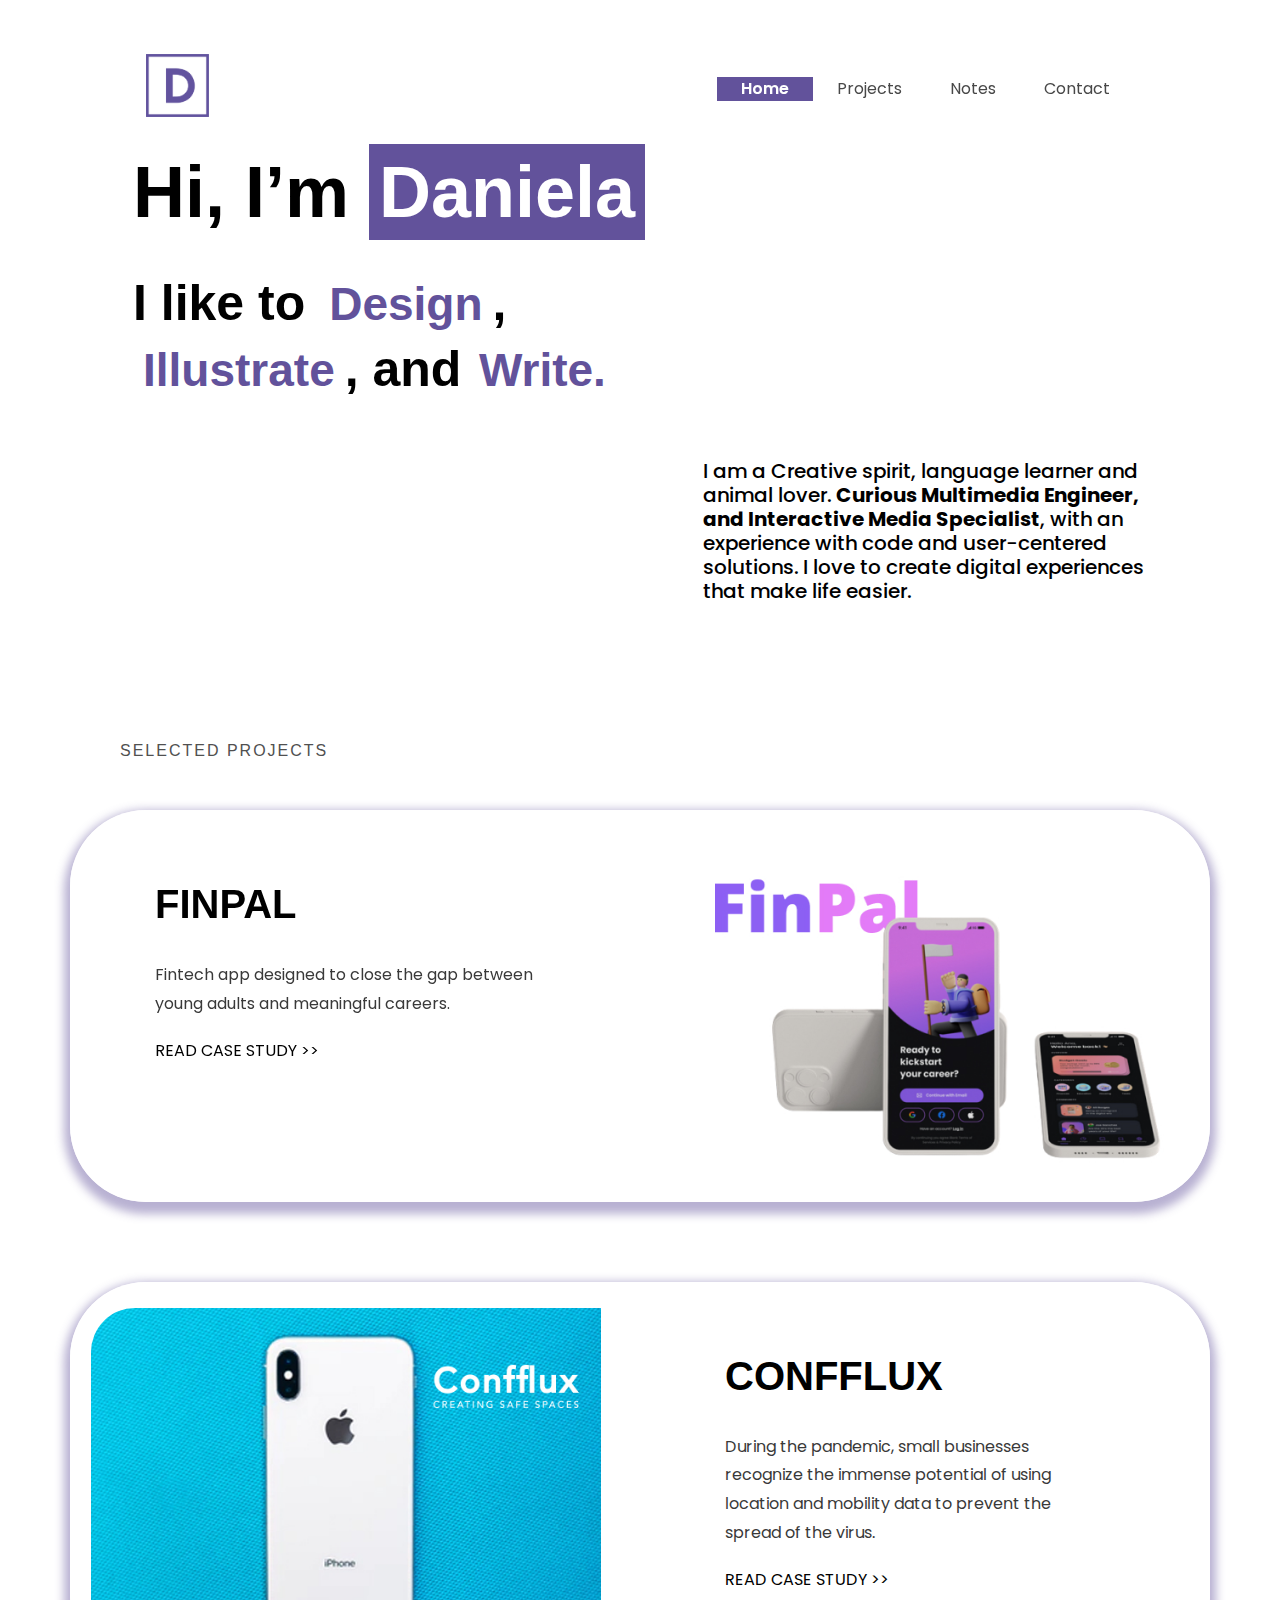
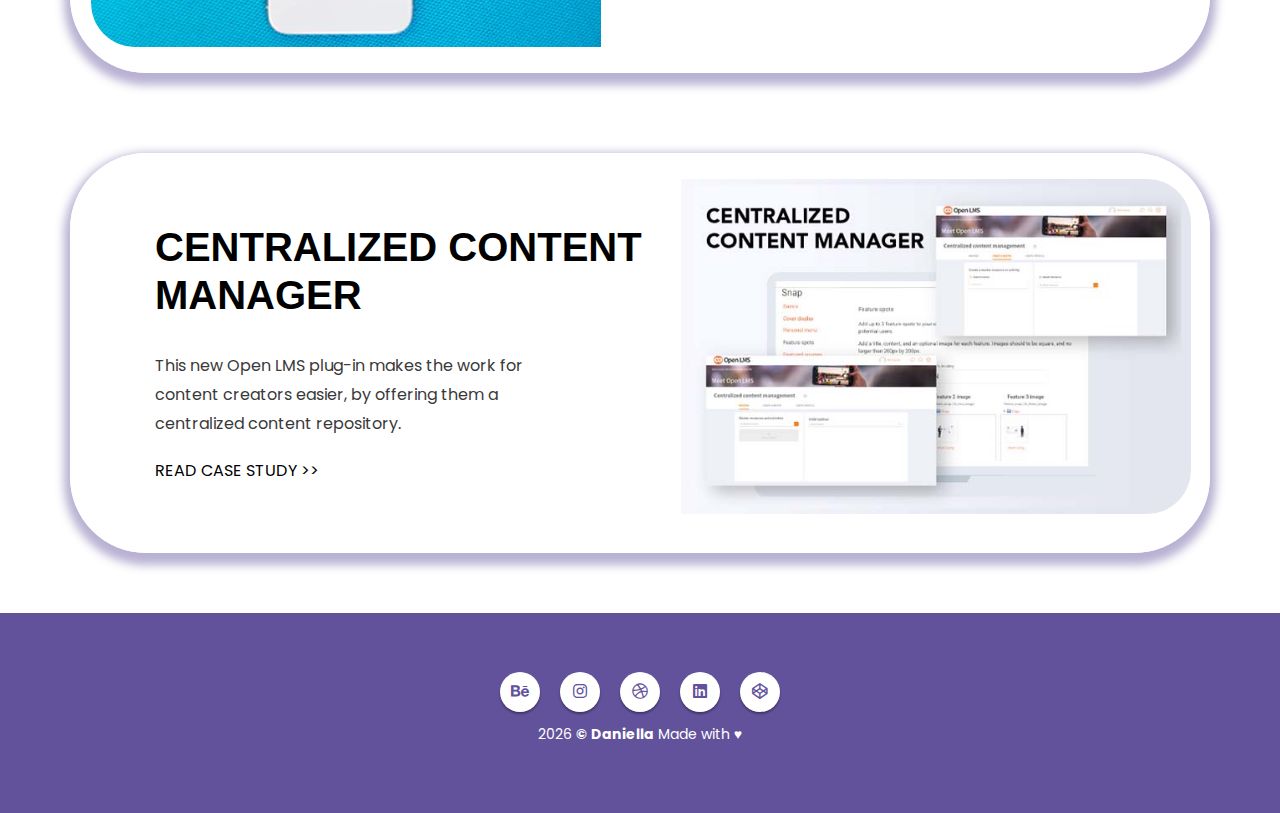
<file: index.html>
<!DOCTYPE html>
<html lang="en"> 
<head>
  <meta charset="utf-8">
  <title>Daniela | Creative Designer</title>

  <!-- responsive-->

  <meta name="viewport" content="width=device-width, initial-scale=1">
  <meta name="viewport" content="width=device-width, initial-scale=1, maximum-scale=1">
  
  <!-- stylesheets needed-->
  
  <!-- Bootstrap -->
  <link rel="stylesheet" href="bootstrap.min.css">
  <!-- icon -->
  <link rel="stylesheet" href="https://cdnjs.cloudflare.com/ajax/libs/font-awesome/6.0.0-beta2/css/all.min.css">
  <!-- animation -->
  <link href="https://unpkg.com/aos@2.3.1/dist/aos.css" rel="stylesheet">
  <link rel="stylesheet" href="https://pro.fontawesome.com/releases/v5.10.0/css/all.css" integrity="sha384-AYmEC3Yw5cVb3ZcuHtOA93w35dYTsvhLPVnYs9eStHfGJvOvKxVfELGroGkvsg+p" crossorigin="anonymous"/>


  <!-- Main Stylesheet -->
  <link href="main.css" rel="stylesheet">
  
  <!--Favicon-->
  <link rel="shortcut icon" href="favicon.ico" type="image/x-icon">
  <link rel="icon" href="favicon.ico" type="image/x-icon">

</head>



<body>


	<!--header-->






	<header class="navigation fixed-top">
  <nav class="navbar navbar-expand-lg navbar-dark">
    <a class="navbar-brand  h3" href="index.html"><img src="icon-color.png" alt="Myself" style="
    width: 20%;"></a>
    <button class="navbar-toggler navbar-dark" type="button" data-toggle="collapse" data-target="#navigation"
      aria-controls="navigation" aria-expanded="false" aria-label="Toggle navigation">
      <span class="navbar-toggler-icon"></span>
    </button>

    <div class="collapse navbar-collapse text-center " id="navigation">
      <ul class="navbar-nav ml-auto">
        <li class="nav-item active">
          <a class="nav-link" href="index.html">Home</a>
        </li>
         <li class="nav-item ">
          <a class="nav-link" href="portfolio.html">Projects</a>
        </li>
        <li class="nav-item ">
          <a class="nav-link" href="notes.html">Notes</a>
        </li>
        <li class="nav-item">
          <a class="nav-link" href="contact.html">Contact</a>
        </li>
      </ul>
    </div>
  </nav>
</header>


<!-- hero area -->
<section class="hero-area " id="parallax">
<div class="container">
    <div class="row">
      <div class="col-lg-6 mx-5">
        <h1 class="text-black">Hi, I’m  
<button class="btnn btnn--animation-from-left">
  <a class="hero" href="https://www.linkedin.com/in/daniellasamdesign/"><span class="btnn__text-static">Daniela</span>
  <div class="btnn__text-dynamic">
    <span class="btnn__text-dynamic-inner">Daniela</span>
  </div></a>
</button></h1>
        <br>
        <h2 class="text-black">I like to 
         <button class="bttn bttn--animation-from-left"><a class="hero" href="#div_id">
  <span class="bttn__text-static">Design</span> 
  <div class="bttn__text-dynamic">
    <span class="bttn__text-dynamic-inner">Design</span>
  </div></a>
</button>,

<button class="bttn bttn--animation-from-left"><a class="hero" href="monpetit.html">
  <span class="bttn__text-static">Illustrate</span>
  <div class="bttn__text-dynamic">
    <span class="bttn__text-dynamic-inner">Illustrate</span>
  </div>
</a></button>, and

<button class="bttn bttn--animation-from-left"><a class="hero" href="https://medium.com/@daniellasamdesign">
  <span class="bttn__text-static">Write</span>
  <div class="bttn__text-dynamic">
    <span class="bttn__text-dynamic-inner">Write.</span>
  </div>
</a></button></h2>
      </div> 


  <div class="col-lg-6 ml-auto float-right">
        <h4 id="description" class="text-third">I am a  Creative spirit, language learner and animal lover. <span>Curious Multimedia Engineer, and Interactive Media Specialist</span>,  with an experience with code and user-centered solutions. I love to create digital experiences that make life easier.</h3>
  </div>

  

</section>

<!-- Case study -->

<section class="case-study">
    <div class="text-center" id="div_id">
       <h2 class="title"> Selected Projects</h2>
    </div>

    <!-- One -->
    <div class="case-study-content" data-aos="fade-right" id="here">
      <div class="case container">
        <div class="row">
          <div class="col-md-6">
            <!-- inner sub-title -->
            <div class="content">
              <h4 class="inner-title"> FinPal</h4>
              <p class="case-description">Fintech app designed to close the gap between young adults and meaningful careers.</p>
              
             
              <a class="text-dark btn-default btn-main" href="finpal.html" role="button">READ CASE STUDY >></a>
            </div>
          </div>
          <div class="col-md-6">
            <div class="img-content">
              <img class="img-responsive" src="index7.jpg" alt="">
            </div>
          </div>
        </div>
      </div>
    </div>

    	<!-- Two -->
       <div class="case-study-content" >
      <div class="case container">
        <div class="row">
          <div class="col-md-6">
            <div class="img-content">
              <img class="img-responsive left" src="index3.jpg" alt="">
            </div>
          </div>
          <div class="col-md-6">
            <!-- inner sub-title -->
            <div class="content">
              <h4 class="inner-title">Confflux</h4>
              <p class="case-description">During the pandemic, small businesses recognize the immense potential of using location and mobility data to prevent the spread of the virus.</p>
             
              <!-- View More Details -->
              <a class="text-dark btn-default btn-main" href="confflux.html" role="button">READ CASE STUDY >></a>
            </div>
          </div>
        </div>
      </div>
    </div>

    	<!-- Three-->
      <div class="case-study-content" >
      <div class="case container">
        <div class="row">
          <div class="col-md-6">
            <!-- inner sub-title -->
            <div class="content">
              <h4 class="inner-title">Centralized Content Manager</h4>
              <p class="case-description">This new Open LMS plug-in makes the work for content creators easier, by offering them a centralized content repository.</p>
              
              <!-- View More Details -->
              <a class="text-dark btn-default btn-main" href="ccmpass.html" role="button">READ CASE STUDY >></a>
            </div>
          </div>
          <div class="col-md-6">
            <div class="img-content">
              <img class="img-responsive" src="index1.jpg" alt="">
            </div>
          </div>
        </div>
      </div>
    </div>
  </section>

  <!-- footer -->
<footer id="contact">
  <ul>
    <div id="icon-container">
      <a href="https://www.behance.net/daniellasamdesign">
        <div id="icon">
          <li><i class="fab fa-behance"></i></li>
        </div>
      </a>
      <a href="https://www.instagram.com/daniellasamdesign/">
        <div id="icon">
          <li><i class="fab fa-instagram"></i></li>
        </div>
      </a>
      <a href="https://dribbble.com/daniellasamdesign">
        <div id="icon">
          <li><i class="fab fa-dribbble"></i></li>
        </div>
      </a>
      <a href="https://www.linkedin.com/in/daniellasamdesign/">
        <div id="icon">
          <li><i class="fab fa-linkedin"></i></li>
        </div>
      </a>
      <a href="https://codepen.io/daniellasamdesign">
        <div id="icon">
          <li><i class="fa-brands fa-codepen"></i></li>
        </div>
    </div></a>
  </ul>
  <p id="demo" >
<script>
const d = new Date();
let year = d.getFullYear();
document.getElementById("demo").innerHTML = year;
</script>


<strong> © Daniella</strong> Made with ♥ </p>
</footer>
<!-- /footer -->


<!-- jQuery and Animation -->
<script src="https://unpkg.com/aos@2.3.1/dist/aos.js"></script>
<script src="jquery.min.js"></script>
<!-- Bootstrap JS -->
<script src="bootstrap.min.js"></script>

<!-- Main Script -->
<script src="script.js"></script>
<script>$( document ).ready(function() {
AOS.init({
easing: 'ease-in-quad',
});
});</script>

</body>

</html>
</file>
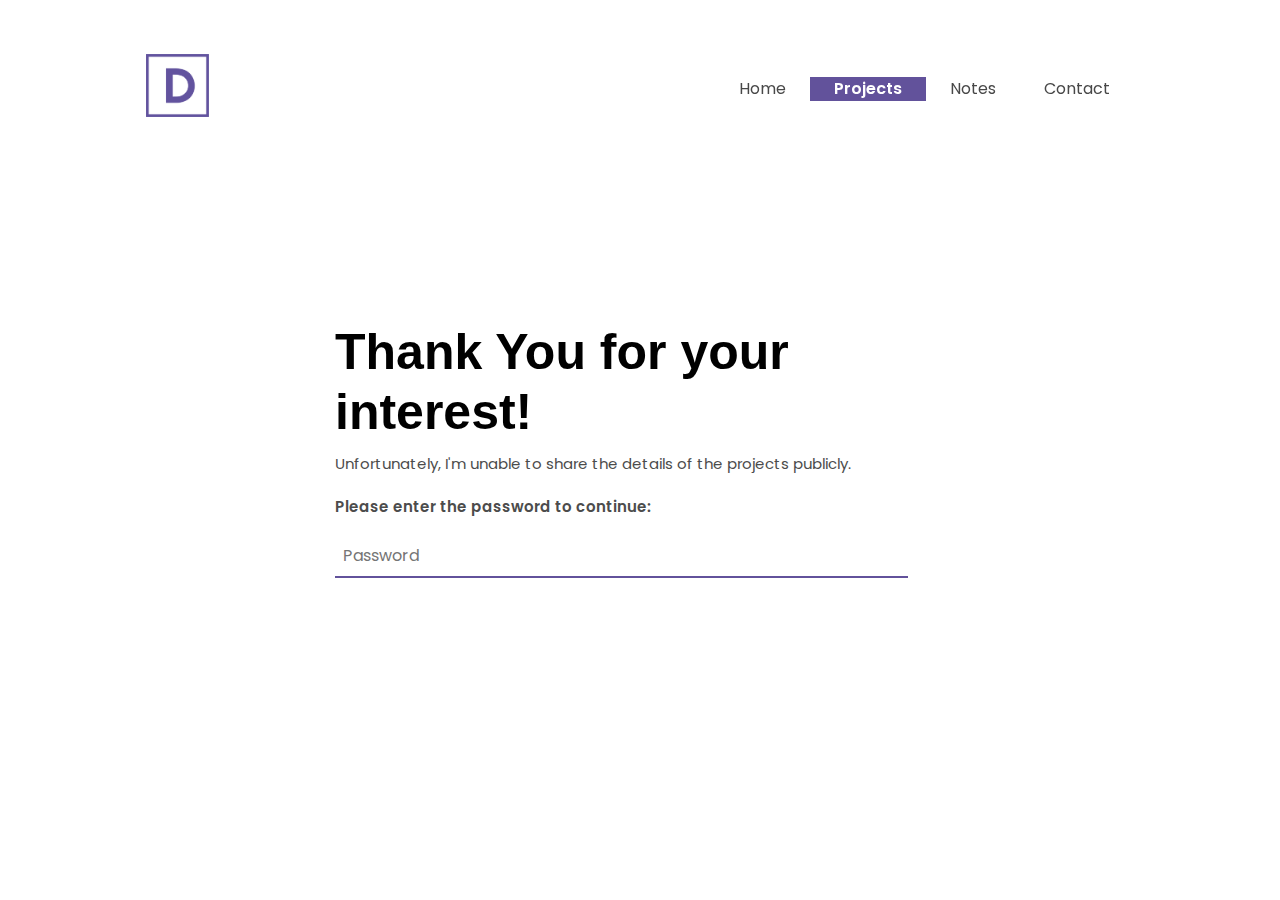
<file: ccmpass.html>
<!DOCTYPE html>
<html lang="en"> 
<head>
  <meta charset="utf-8">
  <title>Daniela | Creative Designer</title>

  <!-- responsive-->

  <meta name="viewport" content="width=device-width, initial-scale=1">
  <meta name="viewport" content="width=device-width, initial-scale=1, maximum-scale=1">
  
  <!-- stylesheets needed-->
  
  <!-- Bootstrap -->
  <link rel="stylesheet" href="bootstrap.min.css">
  <!-- icon -->
  <link rel="stylesheet" href="https://cdnjs.cloudflare.com/ajax/libs/font-awesome/6.0.0-beta2/css/all.min.css">
  <!-- animation -->
  <link href="https://unpkg.com/aos@2.3.1/dist/aos.css" rel="stylesheet">
  <link rel="stylesheet" href="https://pro.fontawesome.com/releases/v5.10.0/css/all.css" integrity="sha384-AYmEC3Yw5cVb3ZcuHtOA93w35dYTsvhLPVnYs9eStHfGJvOvKxVfELGroGkvsg+p" crossorigin="anonymous"/>


  <!-- Main Stylesheet -->
  <link href="main.css" rel="stylesheet">
  
  <!--Favicon-->
  <link rel="shortcut icon" href="favicon.ico" type="image/x-icon">
  <link rel="icon" href="favicon.ico" type="image/x-icon">

</head>


<body>


  <header class="navigation fixed-top">
  <nav class="navbar navbar-expand-lg navbar-dark">
    <a class="navbar-brand  h3" href="index.html"><img src="icon-color.png" alt="Myself" style="
    width: 20%;"></a>
    <button class="navbar-toggler navbar-dark" type="button" data-toggle="collapse" data-target="#navigation"
      aria-controls="navigation" aria-expanded="false" aria-label="Toggle navigation">
      <span class="navbar-toggler-icon"></span>
    </button>

    <div class="collapse navbar-collapse text-center " id="navigation">
      <ul class="navbar-nav ml-auto">
        <li class="nav-item ">
          <a class="nav-link" href="index.html">Home</a>
        </li>
         <li class="nav-item active">
          <a class="nav-link" href="portfolio.html">Projects</a>
        </li>
        <li class="nav-item ">
          <a class="nav-link" href="notes.html">Notes</a>
        </li>
        <li class="nav-item">
          <a class="nav-link" href="contact.html">Contact</a>
        </li>
      </ul>
    </div>
  </nav>
</header>

  <div class="div1 col-sm-6 col-md-6 col-lg-6"> 
    <h2>Thank You for your interest!</h2>
    <p> Unfortunately, I'm unable to share the details of the projects publicly. </p>
    <div class="div2">
      
   <form onSubmit = "checkPswd(this , event)">
       
      <p style="font-weight: 600;">Please enter the password to continue:</p>
        <input type="password" id="pswd" placeholder="Password" class="box">

        <button type="submit"><i class="bi bi-box-arrow-in-right"></i></button>
        
                                    
      <br>

      <span class="error_form" id="errorMessage"></span>
      <span class="error_form" id="disableMessage"></span>
        
    </form>
    </div>
  </div>

  <style >
      body{
        display: flex;
        height: 100vh;
        justify-content: center;
        align-items: center;
      
}
input#pswd {
    width: 94%;
    border-top: 0px;
    border-right: 0px;
    border-left: 0px;
    padding: 0.5rem;
    background: transparent;
    border-bottom: solid 2px #62529B;
}   
button {
    background-color: transparent;
    border: transparent;
}
  </style>
<!--Function to check password the already set password is admin-->

  
    
   

  <!-- footer -->

<!-- /footer -->


<!-- jQuery and Animation -->
<script src="pswd.js"></script>
<!-- Bootstrap JS -->

</body>

</html>
</file>
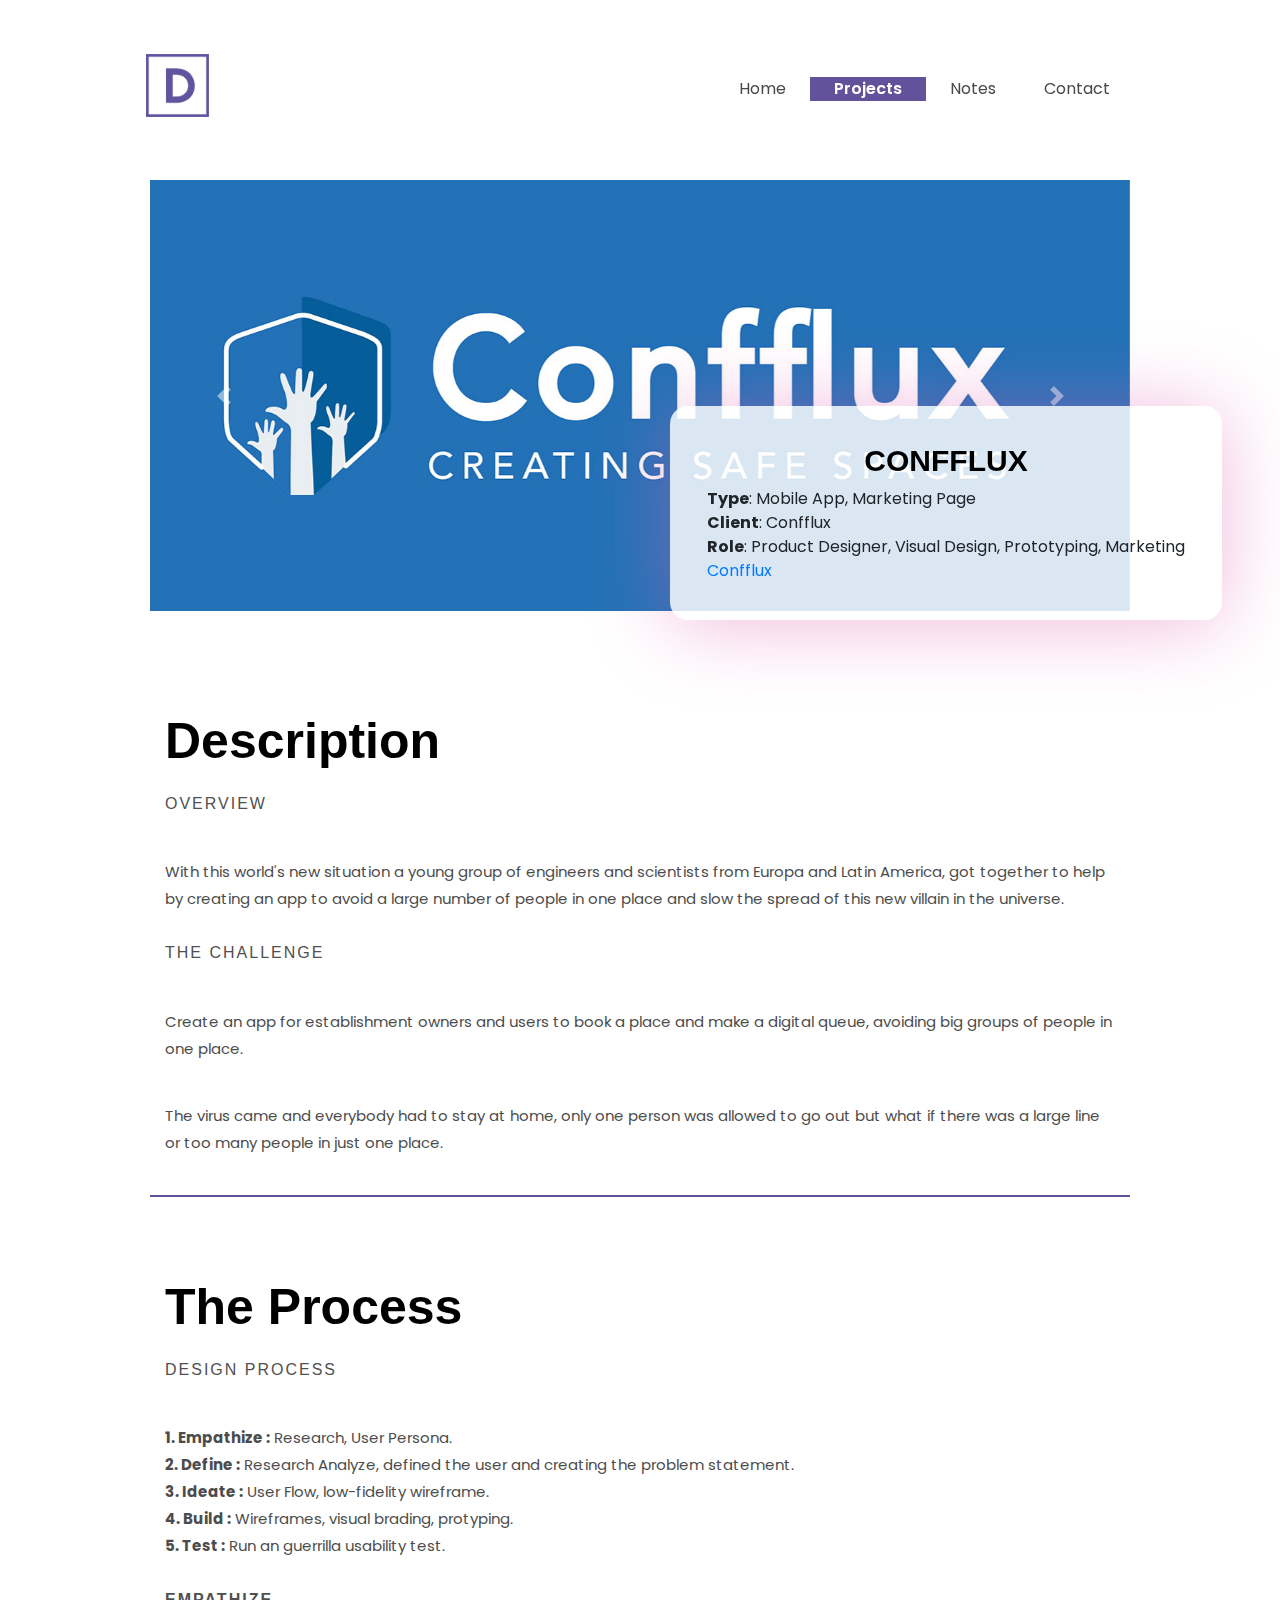
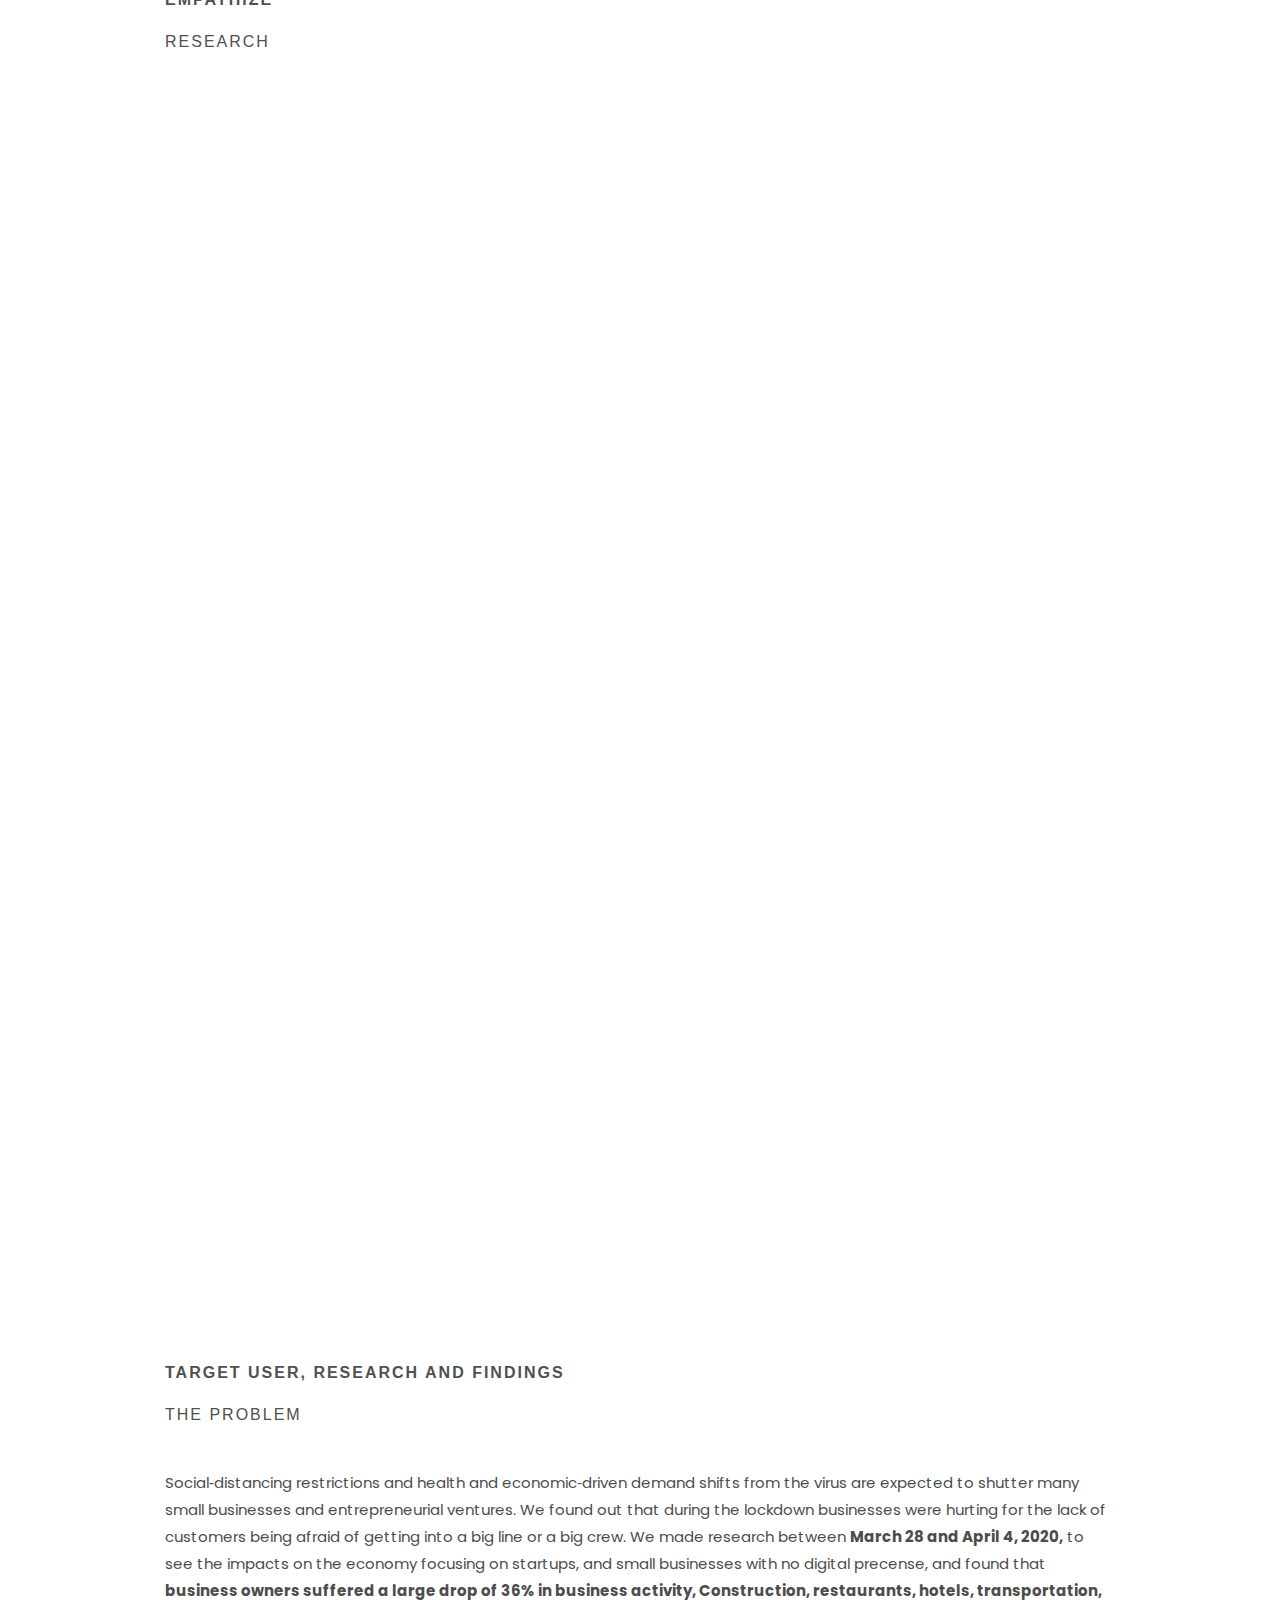
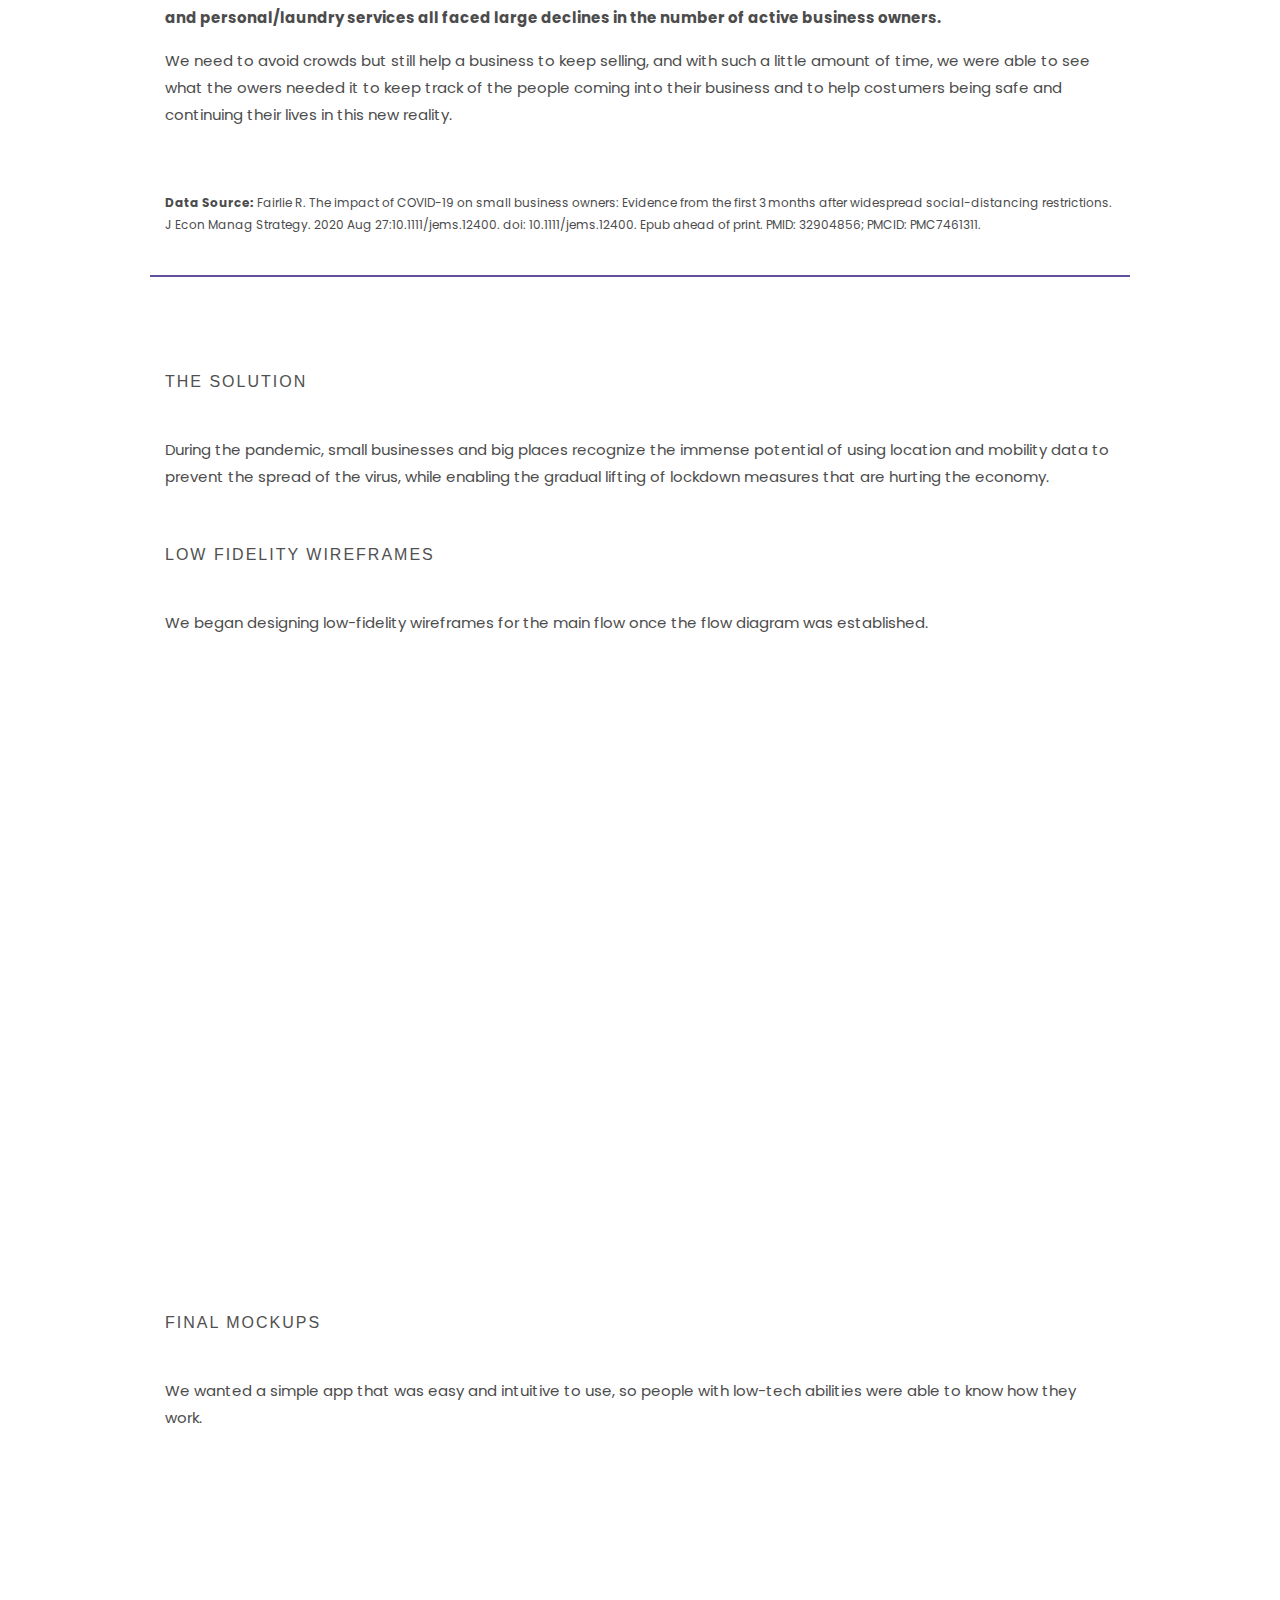
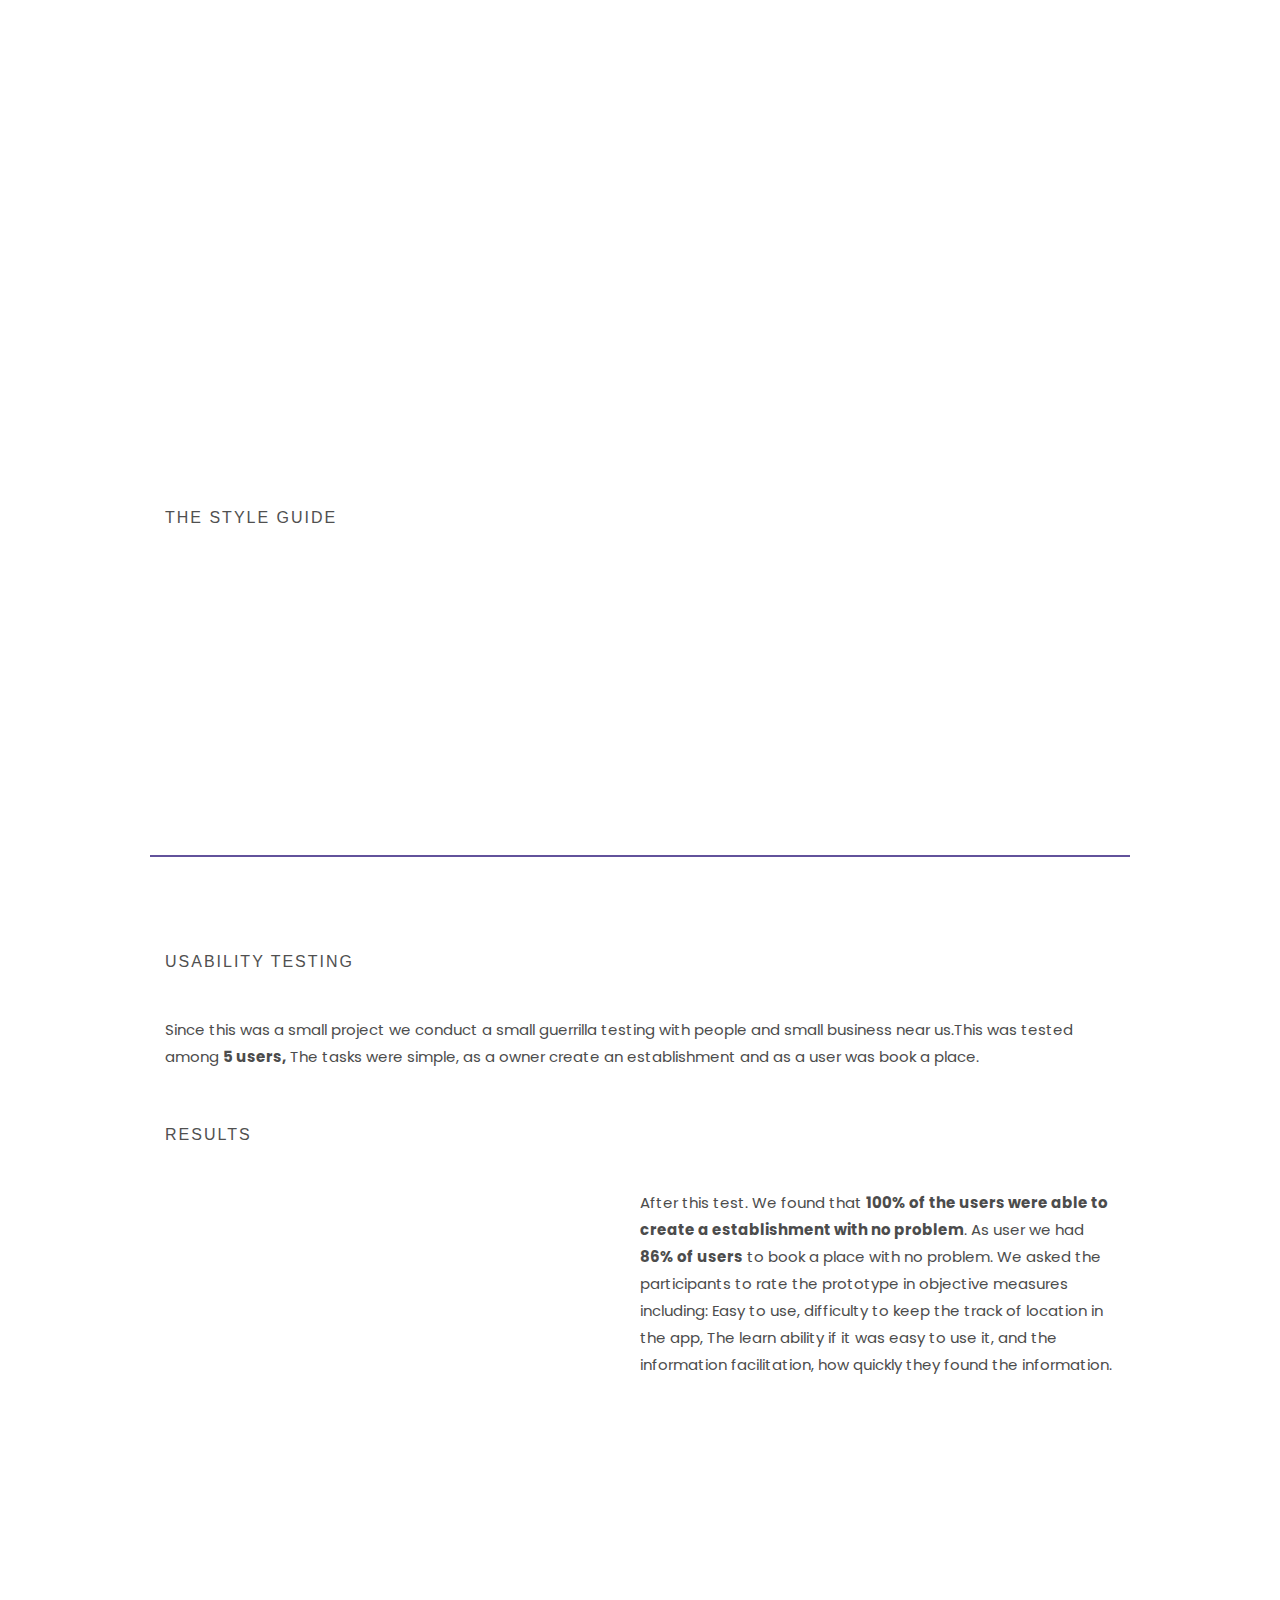
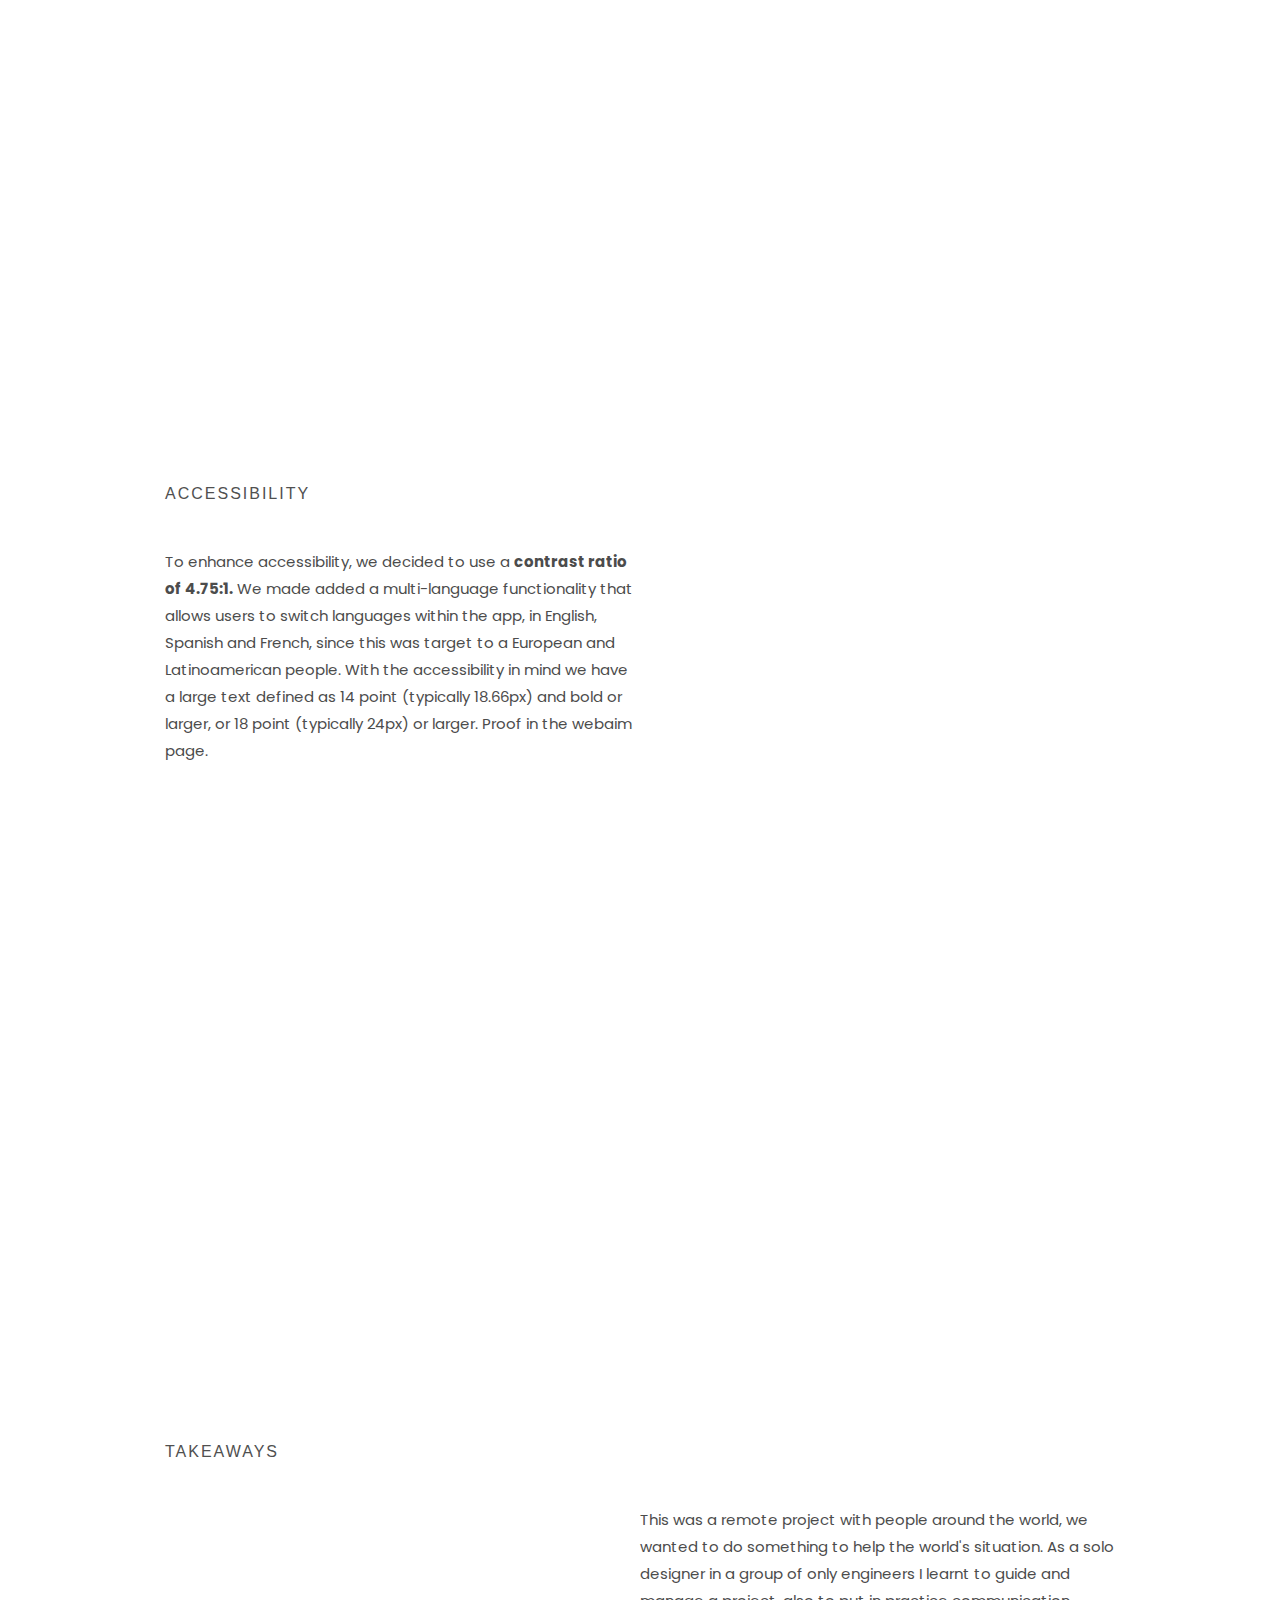
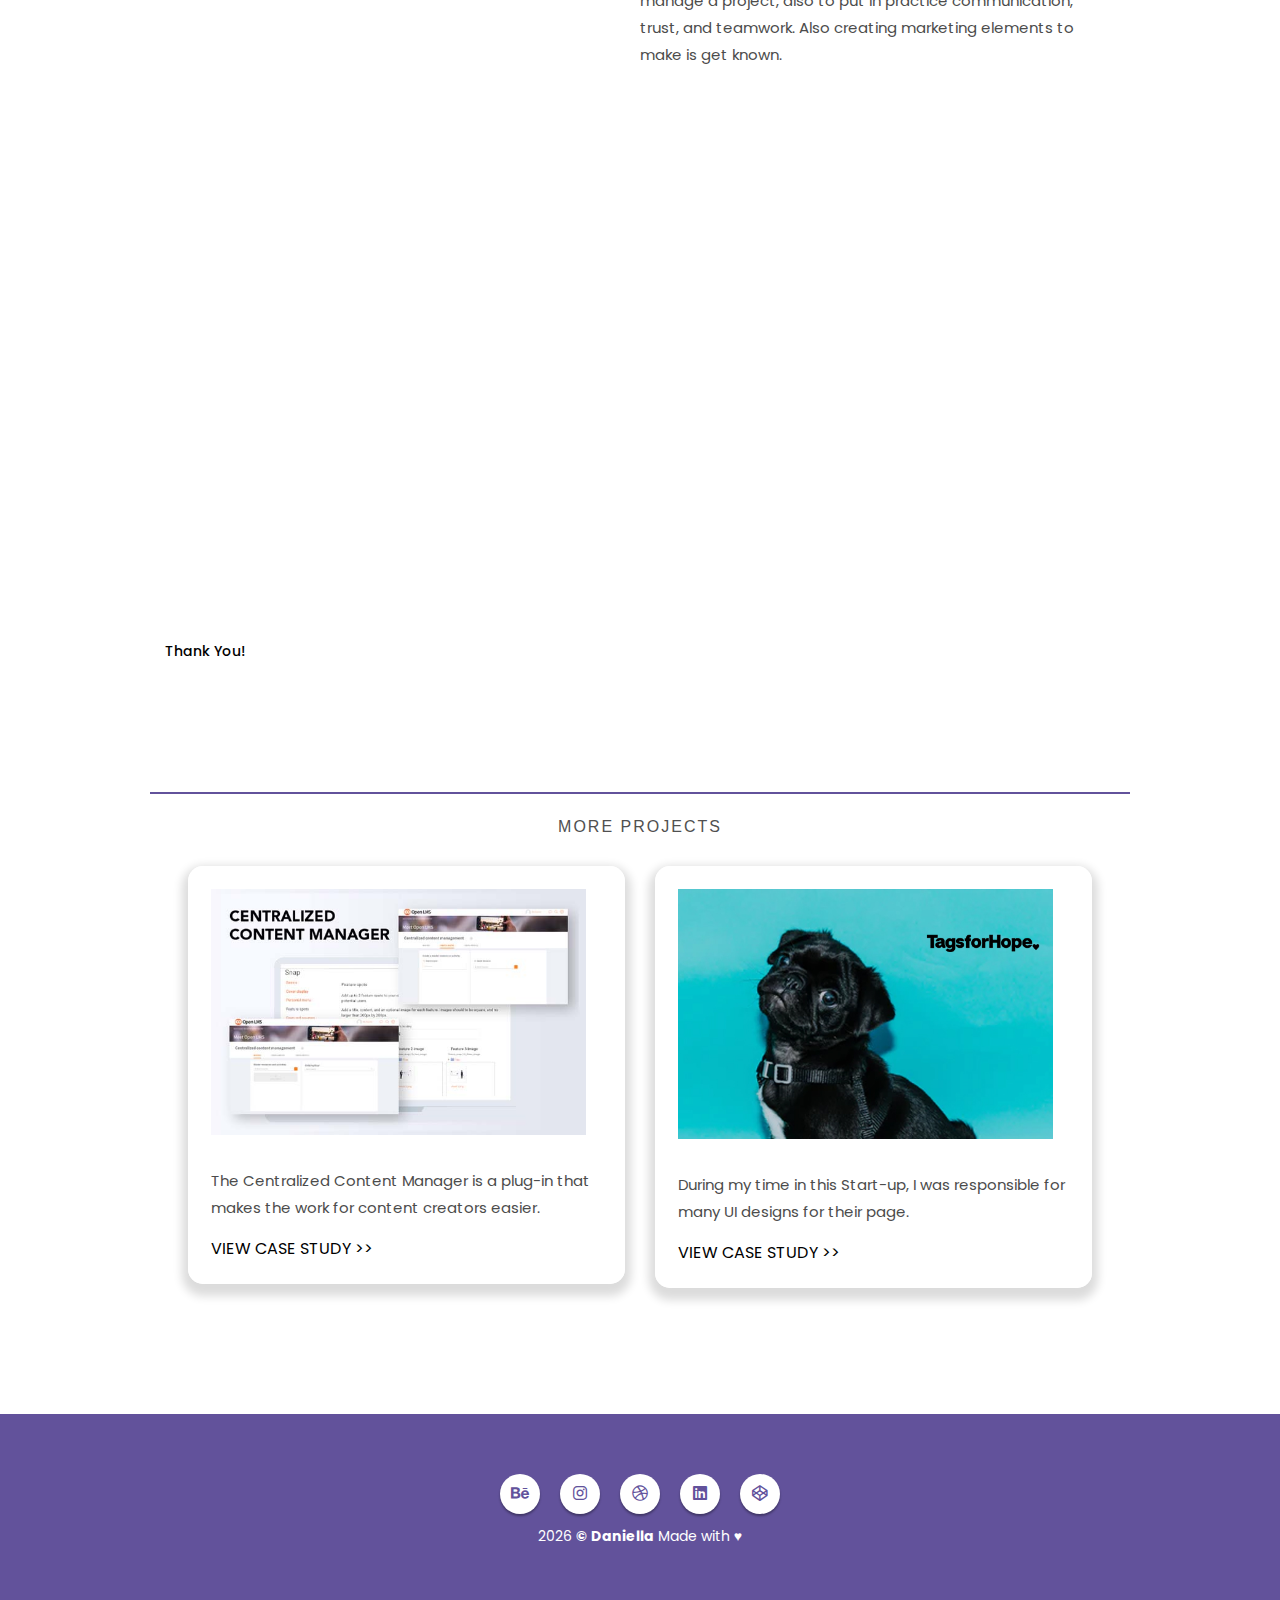
<file: confflux.html>
<!DOCTYPE html>
<html lang="en"> 
<head>
  <meta charset="utf-8">
  <title>Daniela | Creative Designer</title>

  <!-- responsive-->

  <meta name="viewport" content="width=device-width, initial-scale=1">
  <meta name="viewport" content="width=device-width, initial-scale=1, maximum-scale=1">
  
  <!-- stylesheets needed-->
  
  <!-- Bootstrap -->
  <link rel="stylesheet" href="bootstrap.min.css">
  <!-- icon -->
  <link rel="stylesheet" href="https://cdnjs.cloudflare.com/ajax/libs/font-awesome/6.0.0-beta2/css/all.min.css">
  <!-- animation -->
  <link href="https://unpkg.com/aos@2.3.1/dist/aos.css" rel="stylesheet">
  <link rel="stylesheet" href="https://pro.fontawesome.com/releases/v5.10.0/css/all.css" integrity="sha384-AYmEC3Yw5cVb3ZcuHtOA93w35dYTsvhLPVnYs9eStHfGJvOvKxVfELGroGkvsg+p" crossorigin="anonymous"/>


  <!-- Main Stylesheet -->
  <link href="main.css" rel="stylesheet">
  
  <!--Favicon-->
  <link rel="shortcut icon" href="favicon.ico" type="image/x-icon">
  <link rel="icon" href="favicon.ico" type="image/x-icon">

</head>


<body>

 
  


  <header class="navigation fixed-top">
  <nav class="navbar navbar-expand-lg navbar-dark">
    <a class="navbar-brand  h3" href="index.html"><img src="icon-color.png" alt="Myself" style="
    width: 20%;"></a>
    <button class="navbar-toggler navbar-dark" type="button" data-toggle="collapse" data-target="#navigation"
      aria-controls="navigation" aria-expanded="false" aria-label="Toggle navigation">
      <span class="navbar-toggler-icon"></span>
    </button>

    <div class="collapse navbar-collapse text-center " id="navigation">
      <ul class="navbar-nav ml-auto">
        <li class="nav-item ">
          <a class="nav-link" href="index.html">Home</a>
        </li>
         <li class="nav-item active">
          <a class="nav-link" href="portfolio.html">Projects</a>
        </li>
        <li class="nav-item ">
          <a class="nav-link" href="notes.html">Notes</a>
        </li>
        <li class="nav-item">
          <a class="nav-link" href="contact.html">Contact</a>
        </li>
      </ul>
    </div>
  </nav>
</header>
  
<div class="container container-prj">

  <div class="slider">
    <div id="carouselExampleControls" class="carousel slide" data-ride="carousel">
  <div class="carousel-inner">
    <div class="carousel-item active">
      <img class="d-block w-100" src="conff_desk.jpg" alt="First slide">
    </div>
    <div class="carousel-item">
      <img class="d-block w-100" src="conff_desk2.jpg" alt="Second slide">
    </div>
    <div class="carousel-item">
      <img class="d-block w-100" src="conff_desk3.jpg" alt="Third slide">
    </div>
  </div>
  <a class="carousel-control-prev" href="#carouselExampleControls" role="button" data-slide="prev">
    <span class="carousel-control-prev-icon" aria-hidden="true"></span>
    <span class="sr-only">Previous</span>
  </a>
  <a class="carousel-control-next" href="#carouselExampleControls" role="button" data-slide="next">
    <span class="carousel-control-next-icon" aria-hidden="true"></span>
    <span class="sr-only">Next</span>
  </a>
  </div>
</div>

  <div class="portfolio-info">
            <h6 class="project-title">CONFFLUX</h6>
            <ul>
              <li><h7 class="project-details">Type</h7>: Mobile App, Marketing Page</li>
              <li><h7 class="project-details">Client</h7>: Confflux</li>
              <li><h7 class="project-details">Role</h7>: Product Designer, Visual Design, Prototyping, Marketing</li>
              <li><a class="project-link" href="https://gitlab.com/conflux-solutions/web-backend">Confflux</a></li>
            </ul>
  </div>

<a id="button"></a>


<section id="overview" class="col-sm-6 col-md-12 col-lg-12">
  <div class="portfolio-description">
    <h2>Description</h2>
          <h6 class="strongtitle">OVERVIEW</h6>
          <p> 
             With this world's new situation a young group of engineers and scientists from Europa and Latin America, got together <spasn>to help by creating an app to avoid a large number of people in one place </span> and slow the spread of this new villain in the universe. <br> </p>

          </p>

          <h6 class="strongtitle">THE CHALLENGE</h6>

          <p>  Create an app for establishment owners and users to book a place and make a digital queue, avoiding big groups of people in one place.  </p> <br>
          <p>The virus came and everybody had to stay at home, only one person was allowed to go out but what if there was a large line or too many people in just one place.</p>
  </div>

  
</section>


<section id="process" class="col-sm-6 col-md-12 col-lg-12">
  <div class="portfolio-content">
    <h2>The Process</h2>
          <h6 class="strongtitle">DESIGN PROCESS</h6>
          <p>
            <strong>1. Empathize :</strong> Research, User Persona.  <br>
            <strong>2. Define :</strong> Research Analyze, defined the user and creating the problem statement.  <br>
            <strong>3. Ideate :</strong> User Flow, low-fidelity wireframe. <br>
            <strong>4. Build :</strong> Wireframes, visual brading, protyping. <br>
            <strong>5. Test :</strong> Run an guerrilla usability test. <br>

            <h4 class="strongtitle-desc">EMPATHIZE</h4>

            <h6 class="strongtitle">RESEARCH</h6>

                   
 <div class="row">
    <div class="col-sm-6 col-md-12 col-lg-12 ">
    <div data-aos="zoom-in" >
    <img  src="personaconfflux.png" class="img-fluid" alt="" >

          </div>
          </div>
          </div>

 <div class="row">
    <div class="col-sm-6 col-md-12 col-lg-12">
    <div data-aos="zoom-in" >
    <img  src="personaconfflux2.png" class="img-fluid" alt="" >

          </div>
          </div>
      
</div>

<h4 class="strongtitle-desc">TARGET USER, RESEARCH AND FINDINGS</h4>
  <h6 class="strongtitle">THE PROBLEM</h6>

<p> Social‐distancing restrictions and health and economic‐driven demand shifts from the virus are expected to shutter many small businesses and entrepreneurial ventures. We found out that during the lockdown businesses were hurting for the lack of customers being afraid of getting into a big line or a big crew. We made research between <span>March 28 and April 4, 2020,</span> to see the impacts on the economy focusing on startups, and small businesses with no digital precense, and found that <span>business owners suffered a large drop of 36% in business activity, Construction, restaurants, hotels, transportation, and personal/laundry services all faced large declines in the number of active business owners. </span>
</p>


<p>We need to avoid crowds but still help a business to keep selling, and with such a little amount of time, we were able to see what the owers needed it to keep track of the people coming into their business and to help costumers being safe and continuing their lives in this new reality.</p> <br>
<br>

<p style="font-size: 12px;"><span>Data Source:</span> Fairlie R. The impact of COVID-19 on small business owners: Evidence from the first 3 months after widespread social-distancing restrictions. J Econ Manag Strategy. 2020 Aug 27:10.1111/jems.12400. doi: 10.1111/jems.12400. Epub ahead of print. PMID: 32904856; PMCID: PMC7461311.

</p>
  </div>

  
</section>

<section id="solution" class="col-sm-6 col-md-12 col-lg-12">
  <h6 class="strongtitle">THE SOLUTION</h6>

<p>During the pandemic, small businesses and big places recognize the immense potential of using location and mobility data to prevent the spread of the virus, while enabling the gradual lifting of lockdown measures that are hurting the economy. 
</p> <br>



<h6 class="strongtitle">LOW FIDELITY WIREFRAMES</h6>
<p> We began designing low-fidelity wireframes for the main flow once the flow diagram was established.
</p> <br>

<div class="row">
    <div class="col-sm-6 col-md-12 col-lg-12">
    <div data-aos="zoom-in" >
    <img  src="wireframes-confflux.png" class="img-fluid" alt="" >
          </div>
          </div>
</div>

<h6 class="strongtitle">FINAL MOCKUPS </h6>

<p> We wanted a simple app that was easy and intuitive to use, so people with low-tech abilities were able to know how they work.</p> <br>

<div class="row">
    <div class="col-sm-6 col-md-12 col-lg-12">
    <div data-aos="zoom-in" >
    <img  src="mock-confflux.png" class="img-fluid" alt="" >
          </div>
          </div>
</div>

<h6 class="strongtitle">THE STYLE GUIDE</h6>

<div class="row">
    <div class="col-sm-6 col-md-12 col-lg-12">
    <div data-aos="zoom-in" >
    <img  src="styleguide-confflux.png" class="img-fluid" alt="" >
          </div>
          </div>
</div>



</section>


<section id="testing" class="col-sm-6 col-md-12 col-lg-12">
  <h6 class="strongtitle">USABILITY TESTING</h6>

<p> Since this was a small project we conduct a small guerrilla testing with people and small business near us.This was tested among <span>5 users,</span> The tasks were simple, as a owner create an establishment and as a user was book a place.

</p> <br>


<h6 class="strongtitle">RESULTS</h6>
<p id="res"> After this test. We found that <span> 100% of the users were able to create a establishment with no problem</span>. As user we had <span>86% of users</span> to book a place with no problem. We asked the participants to rate the prototype in objective measures including: Easy to use, difficulty to keep the track of location in the app, The learn ability if it was easy to use it, and the information facilitation, how quickly they found the information.
</p> <br> 

<div class="row">
    <div class="col-sm-6 col-md-12 col-lg-12">
    <div data-aos="zoom-in" >
    <img  src="usability-confflux.png" class="img-fluid" alt="" >
          </div>
          </div>
</div>

<h6 class="strongtitle">ACCESSIBILITY </h6>

<p id="acc"> To enhance accessibility, we decided to use a <span>contrast ratio of 4.75:1.</span>

We made added a multi-language functionality that allows users to switch languages within the app, in English, Spanish and French, since this was target to a European and Latinoamerican people. With the accessibility in mind we have a large text  defined as 14 point (typically 18.66px) and bold or larger, or 18 point (typically 24px) or larger. Proof in the webaim page.

</p> <br>

<div class="row">
    <div class="col-sm-6 col-md-12 col-lg-12">
    <div data-aos="zoom-in" >
    <img  src="mock-confflux1.png" class="img-fluid" alt="" >
          </div>
          </div>
</div>


<h6 class="strongtitle">TAKEAWAYS </h6>

<p id="take" > This was a remote project with people around the world, we wanted to do something to help the world's situation. As a solo designer in a group of only engineers I learnt to guide and manage a project, also to put in practice communication, trust, and teamwork. Also creating marketing elements to make is get known.  </p> <br>

<div class="row">
    <div class="col-sm-6 col-md-12 col-lg-12">
    <div data-aos="zoom-in" >
    <img  src="mock-confflux4.png" class="img-fluid" alt="" >
          </div>
          </div>
</div>

<br><h6>Thank You!</h6> <br>

</section>



<section class="related-projects section-sm bg-gray">
  <div class="container">
    <div class="row">
      <div class="ccol-sm-6 col-md-12 col-lg-12 text-center title">
        <h4 class="otherpr">More Projects</h4>
      </div>
    </div>
    <div class="row">
      <div class="col-md-6">
        <div class="content-other">
          <img class="img-responsive" src="index1.jpg" style="width: 96%;">
          <div class="contentprj">
            <h4 style="color:white">CCM</h4>
            <p>The Centralized Content Manager is a plug-in that makes the work for content creators easier.</p>
            <a href="ccmpass.html" class="text-dark btn-default btn-main">View Case Study >></a>
          </div>
        </div>
      </div>
      <div class="col-md-6">
        <div class="content-other">
          <img class="img-responsive" src="index2.jpg" style="width: 96%;">
          <div class="contentprj">
            <h4 style="color:white">Pet products</h4>
            <p>During my time in this Start-up, I was responsible for many UI designs for their page.</p>
            <a href="pet.html" class="text-dark btn-default btn-main">View Case Study >></a>
          </div>
        </div>
      </div>
    </div>
  </div>
</section>

</div>


<footer id="contact">
  <ul>
    <div id="icon-container">
      <a href="https://www.behance.net/daniellasamdesign">
        <div id="icon">
          <li><i class="fab fa-behance"></i></li>
        </div>
      </a>
      <a href="https://www.instagram.com/daniellasamdesign/">
        <div id="icon">
          <li><i class="fab fa-instagram"></i></li>
        </div>
      </a>
      <a href="https://dribbble.com/daniellasamdesign">
        <div id="icon">
          <li><i class="fab fa-dribbble"></i></li>
        </div>
      </a>
      <a href="https://www.linkedin.com/in/daniellasamdesign/">
        <div id="icon">
          <li><i class="fab fa-linkedin"></i></li>
        </div>
      </a>
     <a href="https://codepen.io/daniellasamdesign">
        <div id="icon">
          <li><i class="fa-brands fa-codepen"></i></li>
        </div>
    </div></a>
  </ul>
  <p id="demo" >
<script>
const d = new Date();
let year = d.getFullYear();
document.getElementById("demo").innerHTML = year;
</script>


<strong> © Daniella</strong> Made with ♥ </p>
</footer>


<!-- jQuery and Animation -->
<script src="https://unpkg.com/aos@2.3.1/dist/aos.js"></script>
<script src="jquery.min.js"></script>
<!-- Bootstrap JS -->
<script src="bootstrap.min.js"></script>

<!-- Main Script -->
<script src="script.js"></script>
<script>$( document ).ready(function() {
AOS.init({
easing: 'ease-in-quad',
});
});</script>

</body>

</html>
</file>
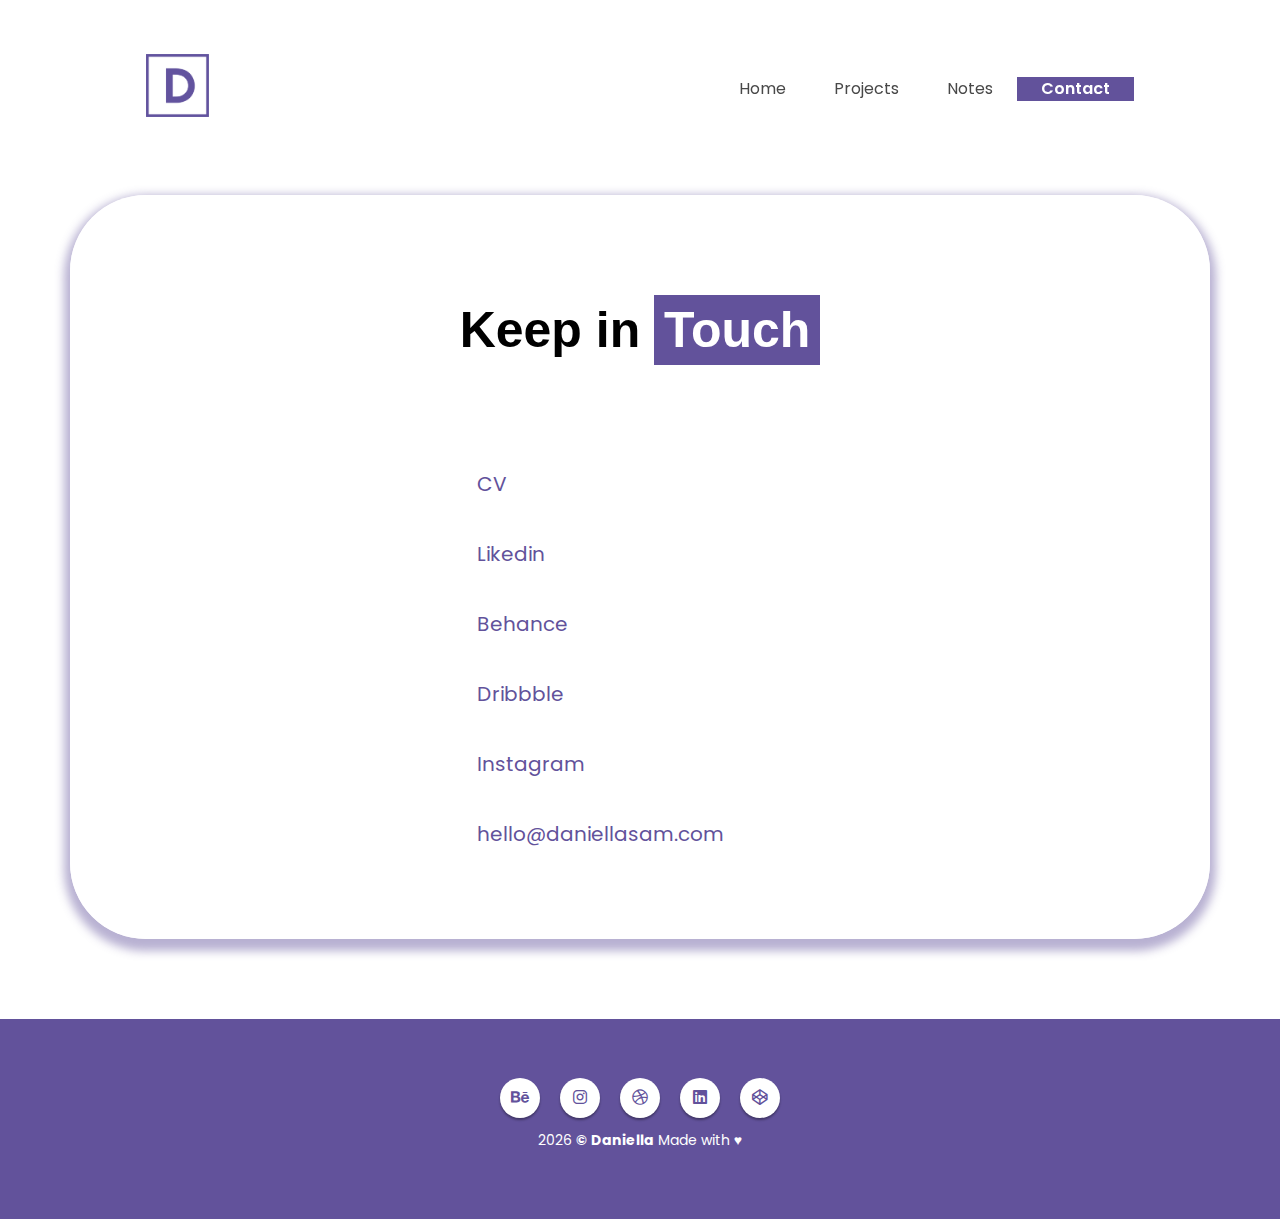
<file: contact.html>
<!DOCTYPE html>
<html lang="en"> 
<head>
  <meta charset="utf-8">
  <title>Daniela | Creative Designer</title>

  <!-- responsive-->

  <meta name="viewport" content="width=device-width, initial-scale=1">
  <meta name="viewport" content="width=device-width, initial-scale=1, maximum-scale=1">
  
  <!-- stylesheets needed-->
  
  <!-- Bootstrap -->
  <link rel="stylesheet" href="bootstrap.min.css">
  <!-- icon -->
  <link rel="stylesheet" href="https://cdnjs.cloudflare.com/ajax/libs/font-awesome/6.0.0-beta2/css/all.min.css">
  <!-- animation -->
  <link href="https://unpkg.com/aos@2.3.1/dist/aos.css" rel="stylesheet">
  <link rel="stylesheet" href="https://pro.fontawesome.com/releases/v5.10.0/css/all.css" integrity="sha384-AYmEC3Yw5cVb3ZcuHtOA93w35dYTsvhLPVnYs9eStHfGJvOvKxVfELGroGkvsg+p" crossorigin="anonymous"/>


  <!-- Main Stylesheet -->
  <link href="main.css" rel="stylesheet">
  
  <!--Favicon-->
  <link rel="shortcut icon" href="favicon.ico" type="image/x-icon">
  <link rel="icon" href="favicon.ico" type="image/x-icon">

</head>




<body>
 
  


<header class="navigation fixed-top">
  <nav class="navbar navbar-expand-lg navbar-dark">
    <a class="navbar-brand  h3" href="index.html"><img src="icon-color.png" alt="Myself" style="
    width: 20%;"></a>
    <button class="navbar-toggler navbar-dark" type="button" data-toggle="collapse" data-target="#navigation"
      aria-controls="navigation" aria-expanded="false" aria-label="Toggle navigation">
      <span class="navbar-toggler-icon"></span>
    </button>

    <div class="collapse navbar-collapse text-center " id="navigation">
      <ul class="navbar-nav ml-auto">
        <li class="nav-item ">
          <a class="nav-link" href="index.html">Home</a>
        </li>
         <li class="nav-item ">
          <a class="nav-link" href="portfolio.html">Projects</a>
        </li>
        <li class="nav-item ">
          <a class="nav-link" href="notes.html">Notes</a>
        </li>
        <li class="nav-item active">
          <a class="nav-link" href="contact.html">Contact</a>
        </li>
      </ul>
    </div>
  </nav>
</header>




<!-- contact -->
<section class="section-contact">
 
  <div class="container contactsection">
    <div class="row">
      <div class="col-12 text-center">
        <h2 class="section-title">Keep in <button class="bttnn bttnn--animation-from-left">
  <a class="hero" href="mailto:hello@daniellasam.com?subject=Hello Daniella"><span class="bttnn__text-static">Touch</span>
  <div class="bttnn__text-dynamic">
    <span class="bttnn__text-dynamic-inner">Touch</span>
  </div></a>
</button></h1>
        <br></h2>
      </div>
      <div class="col-lg-4 mx-auto">
      
          <h4 class="touch mb-40"><a href="CVDaniella.pdf">CV </a></h4>
          <h4 class="touch mb-40"><a  href="https://www.linkedin.com/in/daniellasamdesign/">Likedin </a></h4>
          <h4 class="touch mb-40"><a  href="https://www.behance.net/daniellasamdesign">Behance </a></h4>
          <h4 class="touch mb-40"><a  href="https://dribbble.com/daniellasamdesign">Dribbble </a></h4>
          <h4 class="touch mb-40"><a  href="https://www.instagram.com/daniellasamdesign/">Instagram </a></h4>
          <h4 class="touch mb-40"><a  href="mailto:hello@daniellasam.com?subject=Hello Daniella">hello@daniellasam.com</a></h4>
   
       
      </div>
    </div>
  </div>
</section>
<!-- /contact -->

  <!-- footer -->
<footer id="contact">
  <ul>
    <div id="icon-container">
      <a href="https://www.behance.net/daniellasamdesign">
        <div id="icon">
          <li><i class="fab fa-behance"></i></li>
        </div>
      </a>
      <a href="https://www.instagram.com/daniellasamdesign/">
        <div id="icon">
          <li><i class="fab fa-instagram"></i></li>
        </div>
      </a>
      <a href="https://dribbble.com/daniellasamdesign">
        <div id="icon">
          <li><i class="fab fa-dribbble"></i></li>
        </div>
      </a>
      <a href="https://www.linkedin.com/in/daniellasamdesign/">
        <div id="icon">
          <li><i class="fab fa-linkedin"></i></li>
        </div>
      </a>
      <a href="https://codepen.io/daniellasamdesign">
        <div id="icon">
          <li><i class="fa-brands fa-codepen"></i></li>
        </div>
    </div></a>
  </ul>
  <p id="demo" >
<script>
const d = new Date();
let year = d.getFullYear();
document.getElementById("demo").innerHTML = year;
</script>


<strong> © Daniella</strong> Made with ♥ </p>
</footer>
<!-- /footer -->


<!-- jQuery and Animation -->
<script src="https://unpkg.com/aos@2.3.1/dist/aos.js"></script>
<script src="jquery.min.js"></script>
<!-- Bootstrap JS -->
<script src="bootstrap.min.js"></script>

<!-- Main Script -->
<script src="script.js"></script>
<script>$( document ).ready(function() {
AOS.init({
easing: 'ease-in-quad',
});
});</script>

</body>

</html>
</file>
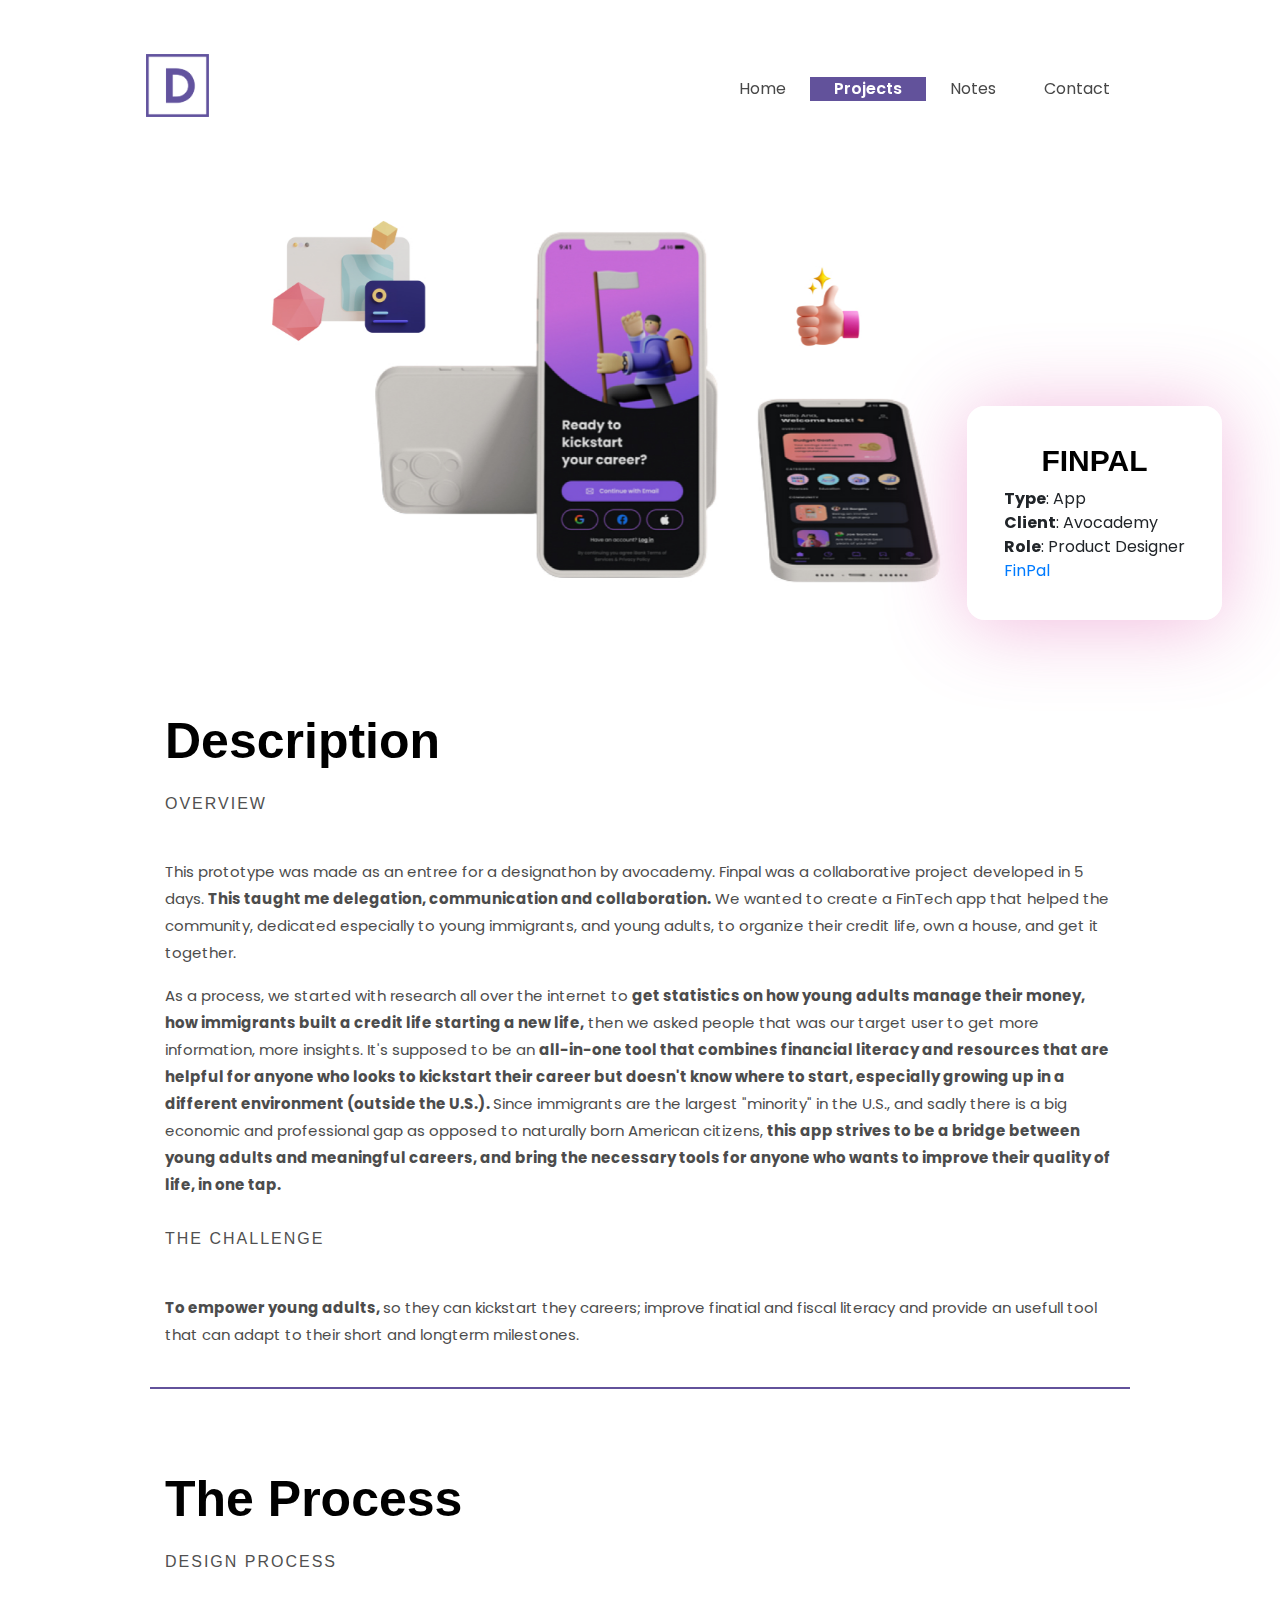
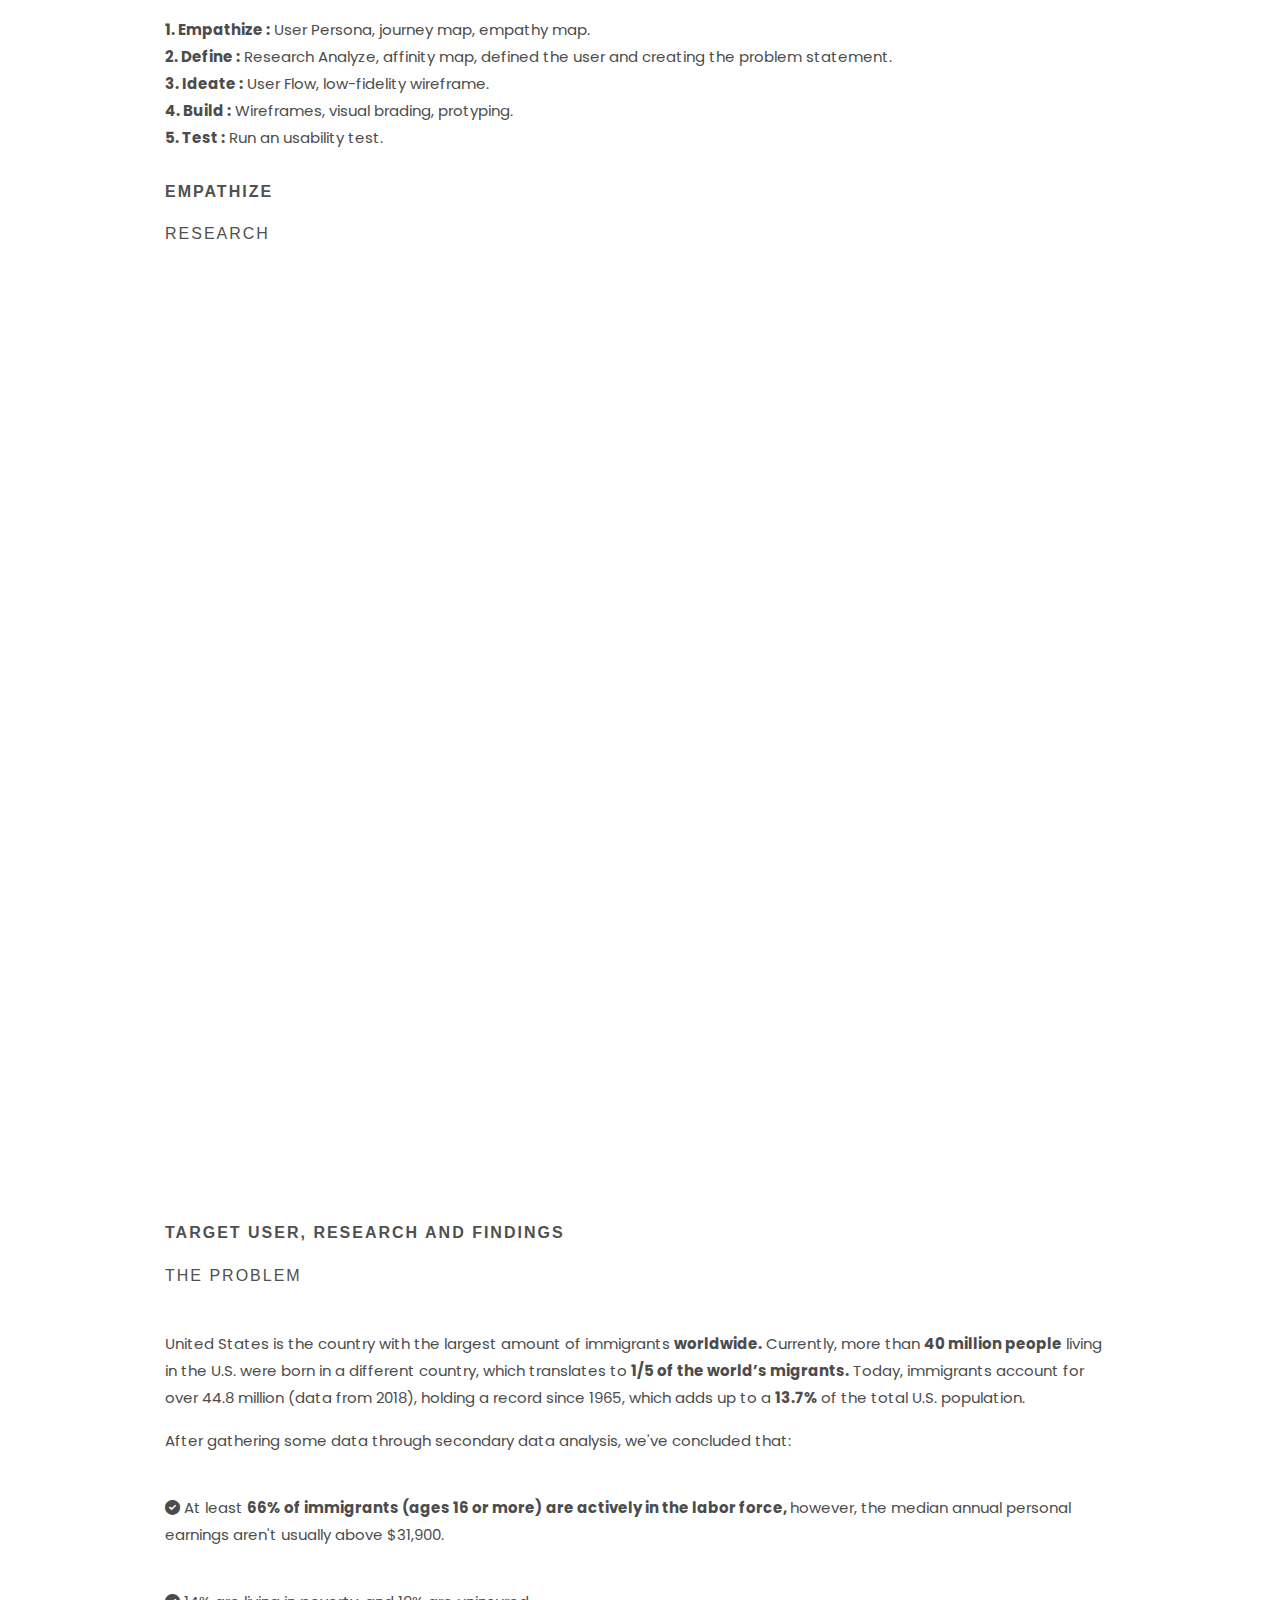
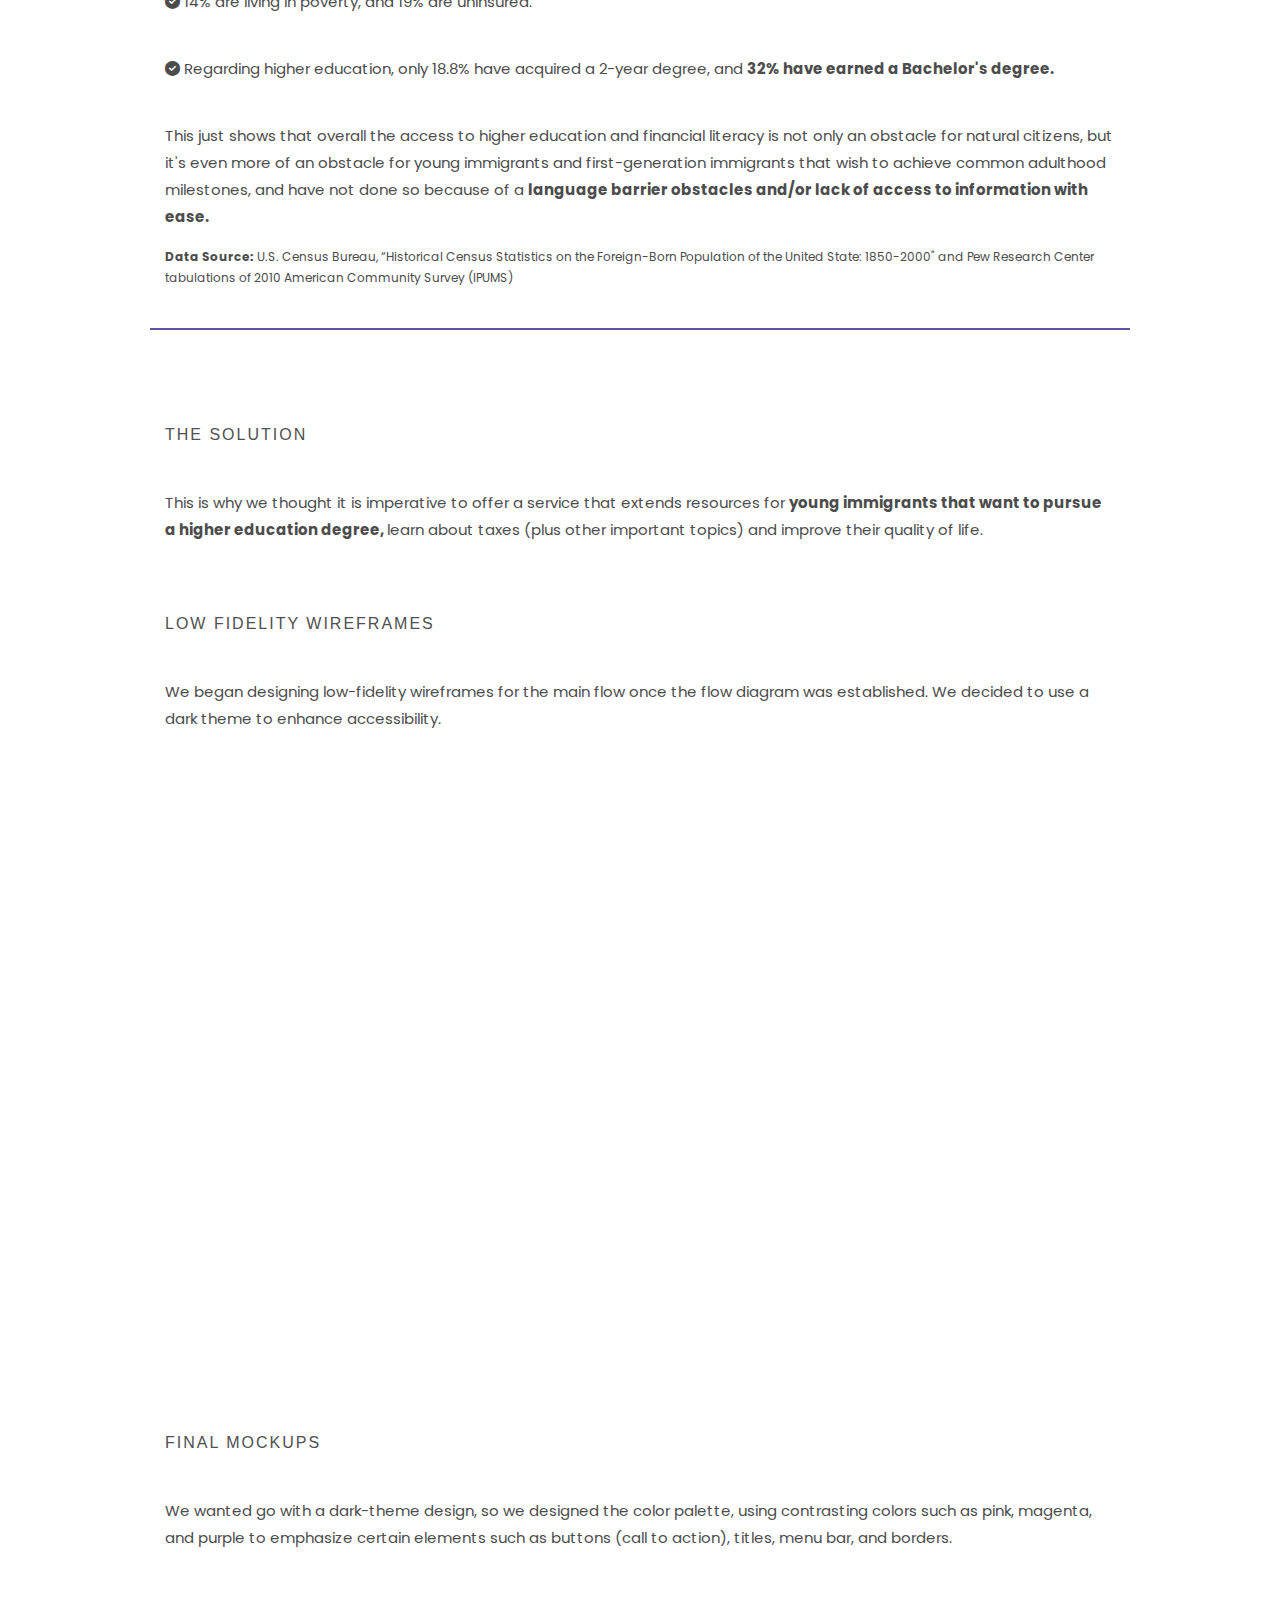
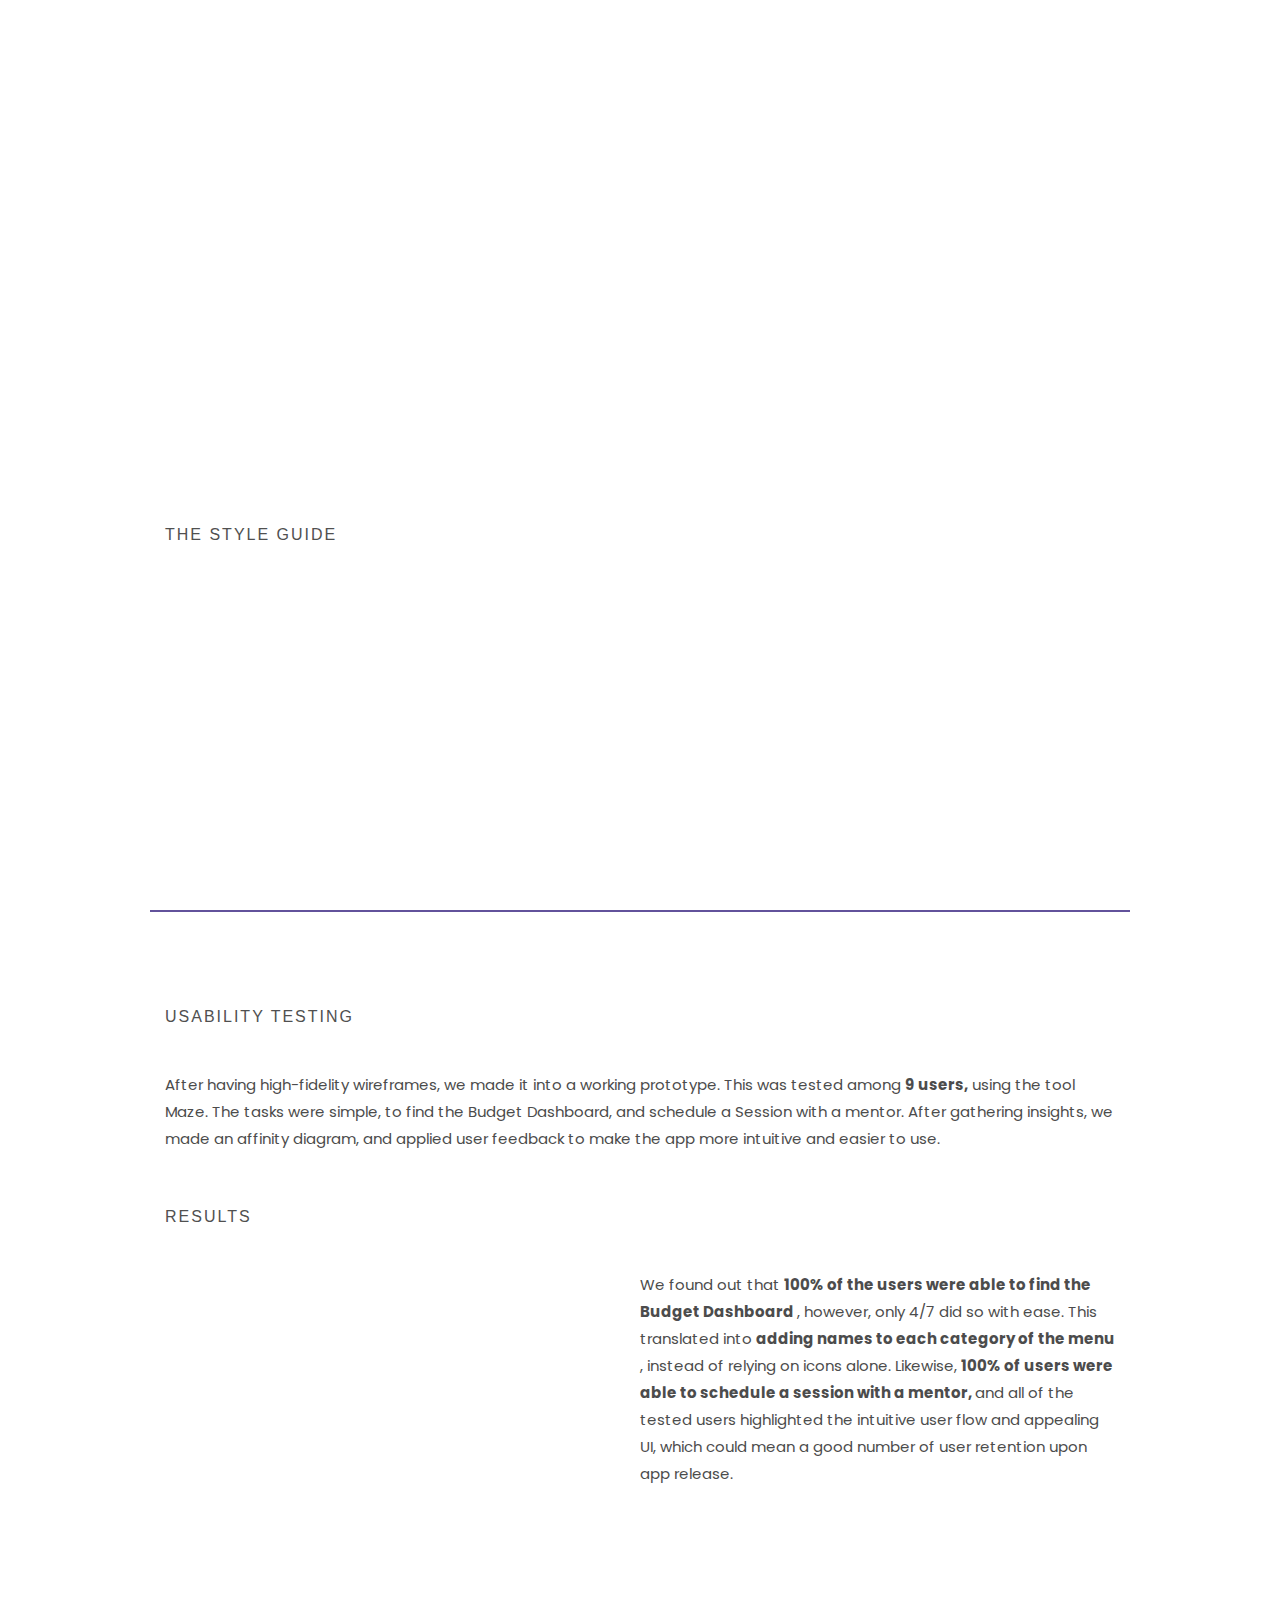
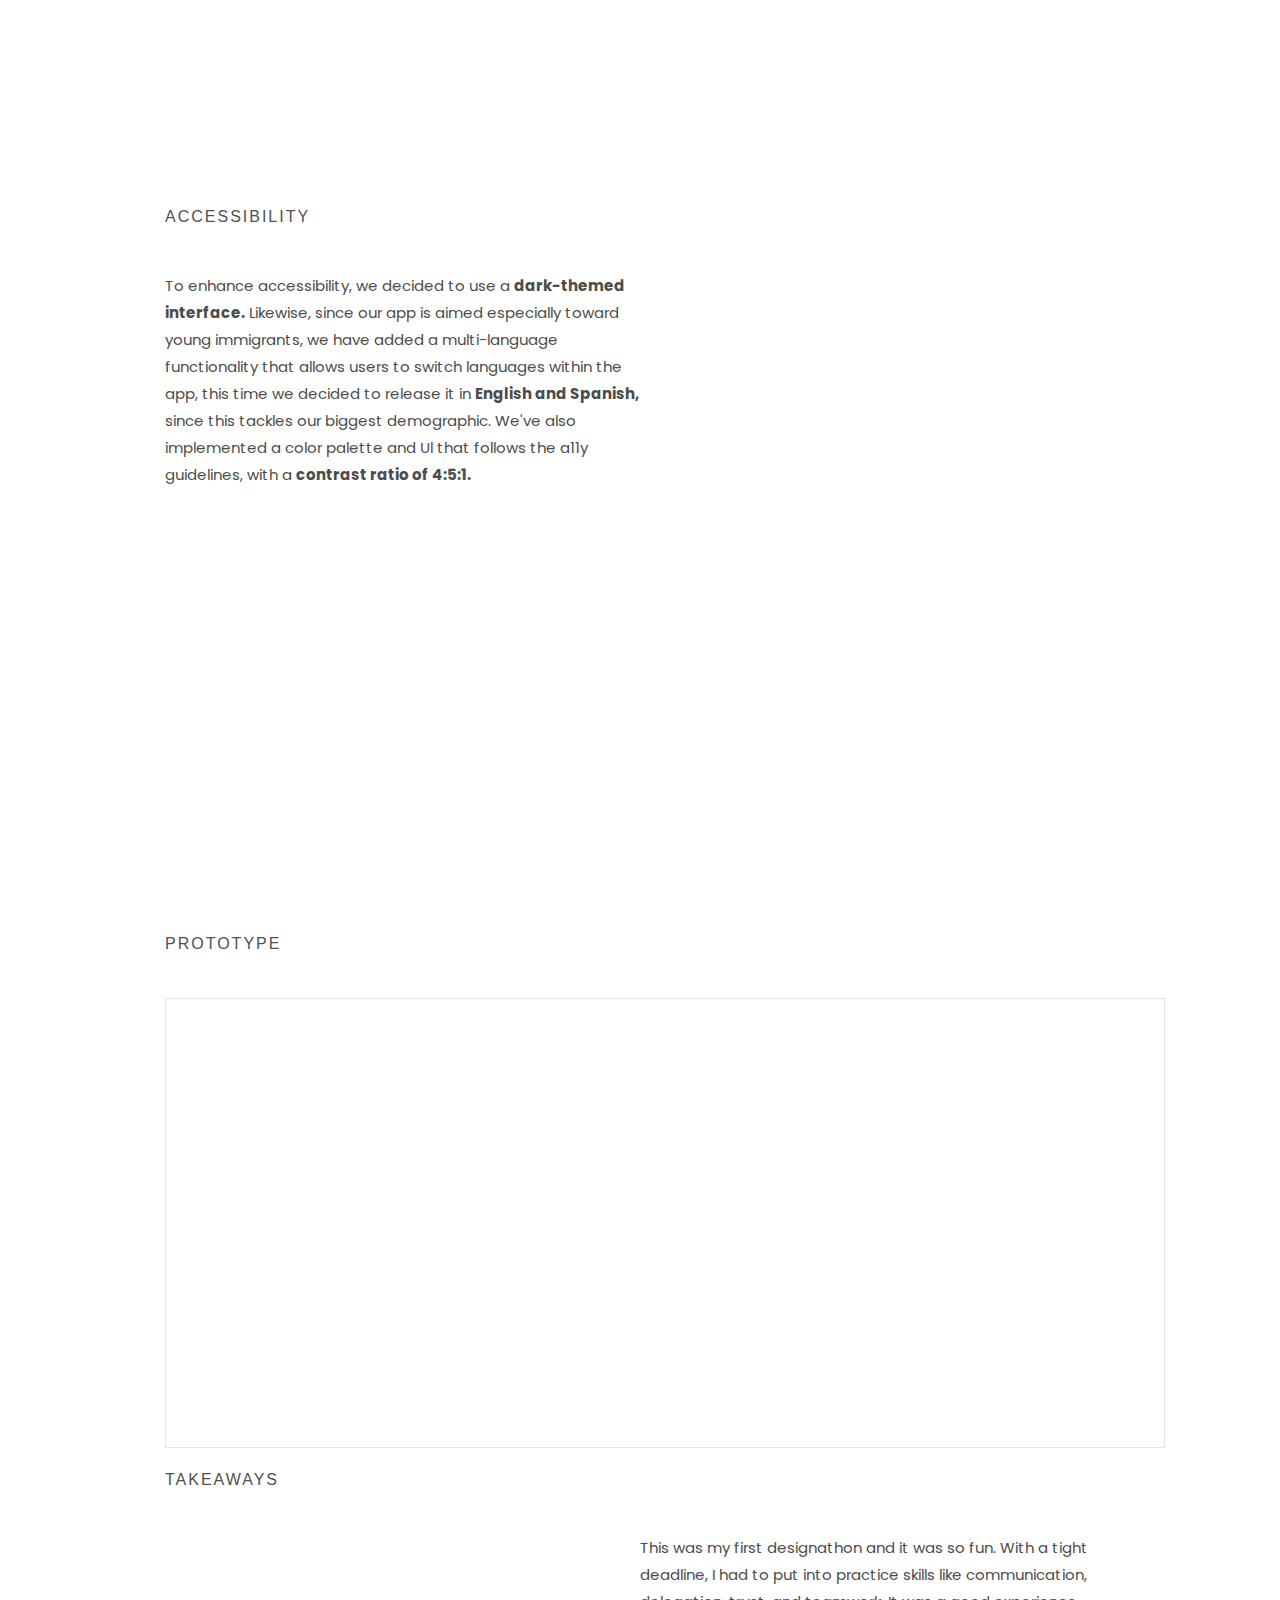
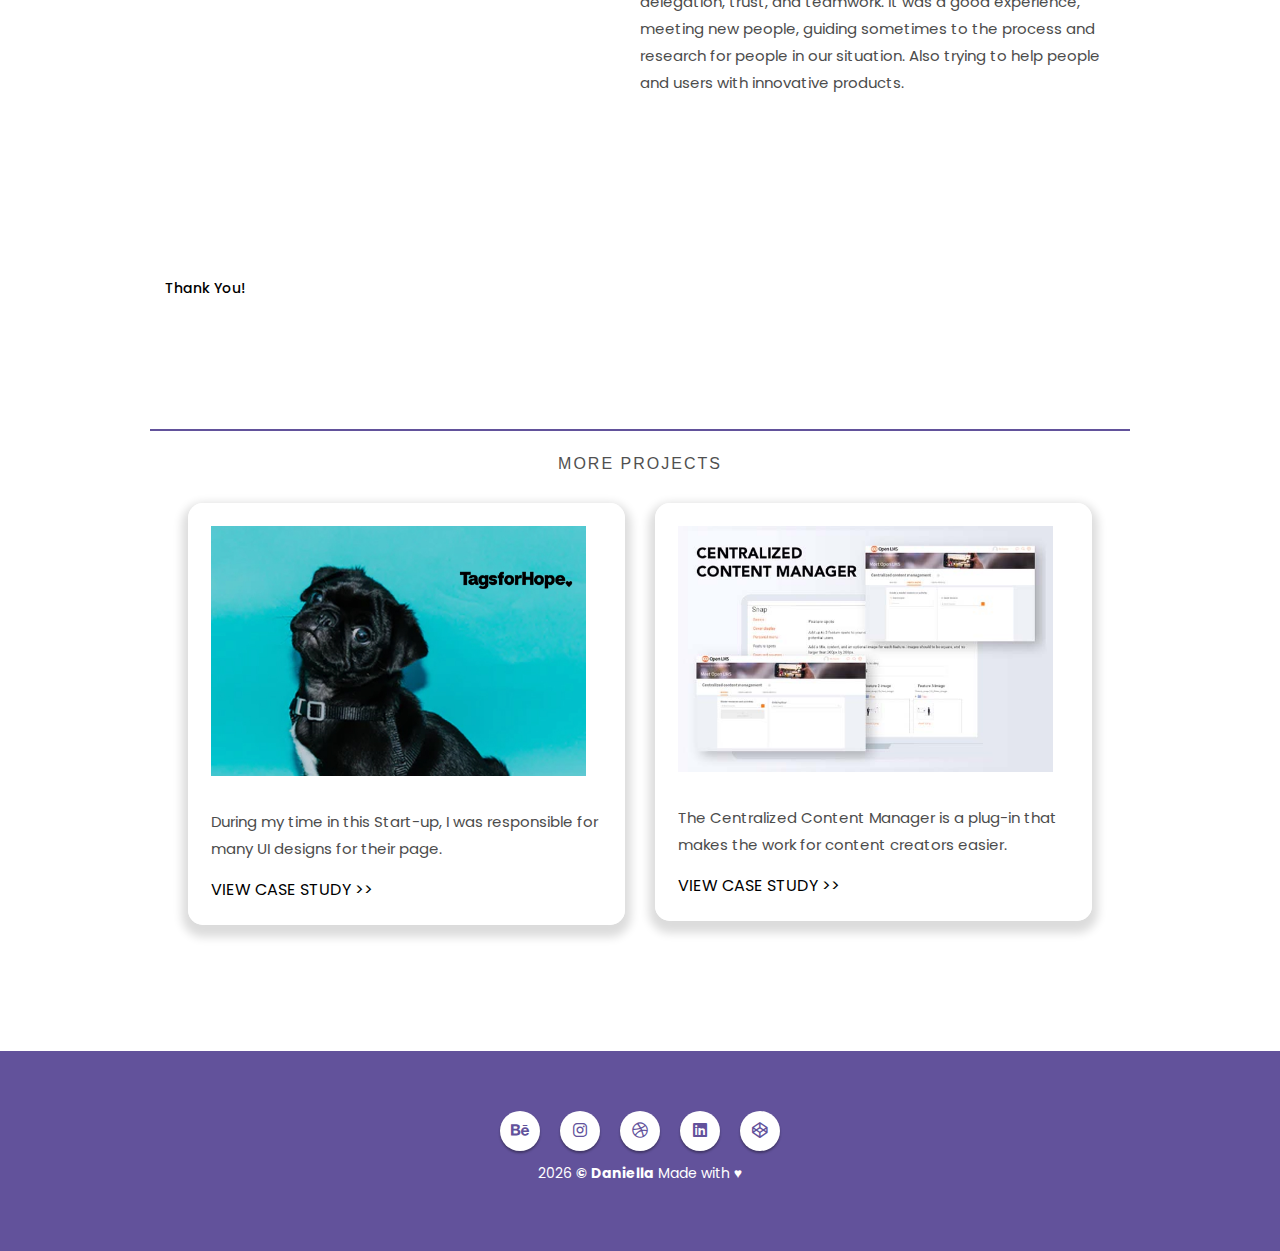
<file: finpal.html>
<!DOCTYPE html>
<html lang="en"> 
<head>
  <meta charset="utf-8">
  <title>Daniela | Creative Designer</title>

  <!-- responsive-->

  <meta name="viewport" content="width=device-width, initial-scale=1">
  <meta name="viewport" content="width=device-width, initial-scale=1, maximum-scale=1">
  
  <!-- stylesheets needed-->
  
  <!-- Bootstrap -->
  <link rel="stylesheet" href="bootstrap.min.css">
  <!-- icon -->
  <link rel="stylesheet" href="https://cdnjs.cloudflare.com/ajax/libs/font-awesome/6.0.0-beta2/css/all.min.css">
  <!-- animation -->
  <link href="https://unpkg.com/aos@2.3.1/dist/aos.css" rel="stylesheet">
  <link rel="stylesheet" href="https://pro.fontawesome.com/releases/v5.10.0/css/all.css" integrity="sha384-AYmEC3Yw5cVb3ZcuHtOA93w35dYTsvhLPVnYs9eStHfGJvOvKxVfELGroGkvsg+p" crossorigin="anonymous"/>


  <!-- Main Stylesheet -->
  <link href="main.css" rel="stylesheet">
  
  <!--Favicon-->
  <link rel="shortcut icon" href="favicon.ico" type="image/x-icon">
  <link rel="icon" href="favicon.ico" type="image/x-icon">

</head>




<body>

 
  


  <header class="navigation fixed-top">
  <nav class="navbar navbar-expand-lg navbar-dark">
    <a class="navbar-brand  h3" href="index.html"><img src="icon-color.png" alt="Myself" style="
    width: 20%;"></a>
    <button class="navbar-toggler navbar-dark" type="button" data-toggle="collapse" data-target="#navigation"
      aria-controls="navigation" aria-expanded="false" aria-label="Toggle navigation">
      <span class="navbar-toggler-icon"></span>
    </button>

    <div class="collapse navbar-collapse text-center " id="navigation">
      <ul class="navbar-nav ml-auto">
        <li class="nav-item ">
          <a class="nav-link" href="index.html">Home</a>
        </li>
         <li class="nav-item active">
          <a class="nav-link" href="portfolio.html">Projects</a>
        </li>
        <li class="nav-item ">
          <a class="nav-link" href="notes.html">Notes</a>
        </li>
        <li class="nav-item">
          <a class="nav-link" href="contact.html">Contact</a>
        </li>
      </ul>
    </div>
  </nav>
</header>
  
<div class="container container-prj">

  <div class="slider">
    <div id="carouselExampleControls" class="carousel slide" data-ride="carousel">
  <div class="carousel-inner">
    <div class="carousel-item active">
      <img class="d-block w-100" src="FinPal-1.jpg" alt="First slide">
    </div>
    <div class="carousel-item">
      <img class="d-block w-100" src="FinPal-2.jpg" alt="Second slide">
    </div>
    <div class="carousel-item">
      <img class="d-block w-100" src="FinPal-3.jpg" alt="Third slide">
    </div>
  </div>
  <a class="carousel-control-prev" href="#carouselExampleControls" role="button" data-slide="prev">
    <span class="carousel-control-prev-icon" aria-hidden="true"></span>
    <span class="sr-only">Previous</span>
  </a>
  <a class="carousel-control-next" href="#carouselExampleControls" role="button" data-slide="next">
    <span class="carousel-control-next-icon" aria-hidden="true"></span>
    <span class="sr-only">Next</span>
  </a>
  </div>
</div>

  <div class="portfolio-info">
            <h6 class="project-title">FINPAL</h6>
            <ul>
              <li><h7 class="project-details">Type</h7>: App</li>
              <li><h7 class="project-details">Client</h7>: Avocademy</li>
              <li><h7 class="project-details">Role</h7>: Product Designer</li>
              <li><a class="project-link" href="https://www.figma.com/proto/B2UVIRNFdBrspsCX0Kaiyw/FinPal---Prototype?kind=&node-id=102%3A91&page-id=0%3A1&scaling=scale-down&starting-point-node-id=102%3A91&viewport=588%2C539%2C0.04">FinPal</a></li>
            </ul>
  </div>

<a id="button"></a>


<section id="overview" class="col-sm-6 col-md-12 col-lg-12">
  <div class="portfolio-description">
    <h2>Description</h2>
          <h6 class="strongtitle">OVERVIEW</h6>
          <p> 
             This prototype was made as an entree for a designathon by avocademy. Finpal was a collaborative project developed in 5 days. <span class="emp">This taught me delegation, communication and collaboration.</span>
            We wanted to create a FinTech app that helped the community, dedicated especially to young immigrants, and young adults, to organize their credit life, own a house, and get it together. <br> </p>


            <p>As a process, we started with research all over the internet to <span class="emp">get statistics on how young adults manage their money, how immigrants built a credit life starting a new life,</span> then we asked people that was our target user to get more information, more insights. It's supposed to be an <span class="emp">all-in-one tool that combines financial literacy and resources that are helpful for anyone who looks to kickstart their career but doesn't know where to start, especially growing up in a different environment (outside the U.S.). </span> Since immigrants are the largest "minority" in the U.S., and sadly there is a big economic and professional gap as opposed to naturally born American citizens, <span class="emp">this app strives to be a bridge between young adults and meaningful careers, and bring the necessary tools for anyone who wants to improve their quality of life, in one tap.</span>


          </p>

          <h6 class="strongtitle">THE CHALLENGE</h6>
          <p>
           <span class="emp">To empower young adults, </span> so they can kickstart they careers; improve finatial and fiscal literacy and provide an usefull tool that can adapt to their short and longterm milestones.

          
          </p>
  </div>

  
</section>


<section id="process" class="col-sm-6 col-md-12 col-lg-12">
  <div class="portfolio-content">
    <h2>The Process</h2>
          <h6 class="strongtitle">DESIGN PROCESS</h6>
          <p>
            <strong>1. Empathize :</strong> User Persona, journey map, empathy map.  <br>
            <strong>2. Define :</strong> Research Analyze, affinity map, defined the user and creating the problem statement.  <br>
            <strong>3. Ideate :</strong> User Flow,  low-fidelity wireframe. <br>
            <strong>4. Build :</strong> Wireframes, visual brading, protyping. <br>
            <strong>5. Test :</strong> Run an usability test. <br>

            <h4 class="strongtitle-desc">EMPATHIZE</h4>

            <h6 class="strongtitle">RESEARCH</h6>

                   
 <div class="row">
    <div class="col-sm-6 col-md-12 col-lg-12 ">
    <div data-aos="zoom-in" >
    <img  src="persona-finpal1.png" class="img-fluid" alt="" >

          </div>
          </div>
          </div>

 <div class="row">
    <div class="col-sm-6 col-md-12 col-lg-12">
    <div data-aos="zoom-in" >
    <img  src="persona-finpal2.png" class="img-fluid" alt="" >

          </div>
          </div>
      
</div>

<h4 class="strongtitle-desc">TARGET USER, RESEARCH AND FINDINGS</h4>
  <h6 class="strongtitle">THE PROBLEM</h6>

<p> United States is the country with the largest amount of immigrants <span>worldwide.</span>
Currently, more than <span>40 million people</span> living in the U.S. were born in a different country,
which translates to <span> 1/5 of the world’s migrants.</span> Today, immigrants account for
over 44.8 million (data from 2018), holding a record since 1965, which adds up to a
<span>13.7% </span> of the total U.S. population. <br>
</p>
<p>After gathering some data through secondary data analysis, we've concluded that: </p> <br>

<p> <i class="fas fa-check-circle"></i> At least <span>66% of immigrants (ages 16 or more) are actively in the labor force, </span>
however, the median annual personal earnings aren't usually above $31,900. </p> <br>

<p> <i class="fas fa-check-circle"></i> 14% are living in poverty, and 19% are uninsured.</p><br>

<p> <i class="fas fa-check-circle"></i> Regarding higher education, only 18.8% have acquired a 2-year degree, and <span>32%
have earned a Bachelor's degree.</span> </p>
<br>
<p>This just shows that overall the access to higher education and financial literacy is not
only an obstacle for natural citizens, but it's even more of an obstacle for young immigrants
and first-generation immigrants that wish to achieve common adulthood
milestones, and have not done so because of a <span>language barrier
obstacles and/or lack of access to information with ease.</span>
</p>
  
<p style="font-size: 12px;"><span>Data Source:</span> U.S. Census Bureau, “Historical Census Statistics on the Foreign-Born
Population of the United State: 1850-2000" and Pew Research Center tabulations
of 2010 American Community Survey (IPUMS)</p>





  </div>

  
</section>

<section id="solution" class="col-sm-6 col-md-12 col-lg-12">
  <h6 class="strongtitle">THE SOLUTION</h6>

<p> This is why we thought it is imperative to offer a service that extends resources
for <span>young immigrants that want to pursue a higher education degree, </span>
learn about taxes (plus other important topics) and improve their quality of life. </p> <br>



</p>

<h6 class="strongtitle">LOW FIDELITY WIREFRAMES</h6>
<p> We began designing low-fidelity wireframes for the main flow once the flow diagram was established. We decided to use a dark theme to enhance accessibility.
</p> <br>

<div class="row">
    <div class="col-sm-6 col-md-12 col-lg-12">
    <div data-aos="zoom-in" >
    <img  src="wireframes-finpal.png" class="img-fluid" alt="" >
          </div>
          </div>
</div>

<h6 class="strongtitle">FINAL MOCKUPS </h6>

<p> We wanted go with a dark-theme design, so we designed the color palette, using contrasting colors such as pink, magenta, and purple
to emphasize certain elements such as buttons (call to action), titles, menu bar, and borders.

</p> <br>

<div class="row">
    <div class="col-sm-6 col-md-12 col-lg-12">
    <div data-aos="zoom-in" >
    <img  src="mock-finpal3.png" class="img-fluid" alt="" >
          </div>
          </div>
</div>

<h6 class="strongtitle">THE STYLE GUIDE</h6>

<div class="row">
    <div class="col-sm-6 col-md-12 col-lg-12">
    <div data-aos="zoom-in" >
    <img  src="styleguide-finpal.png" class="img-fluid" alt="" >
          </div>
          </div>
</div>



</section>


<section id="testing" class="col-sm-6 col-md-12 col-lg-12">
  <h6 class="strongtitle">USABILITY TESTING</h6>

<p> After having high-fidelity wireframes, we made it into a working prototype. This was tested among <span>9 users,</span> using the tool Maze.

The tasks were simple, to find the Budget Dashboard, and schedule a Session with a mentor.

After gathering insights, we made an affinity diagram, and applied user feedback to make the app more intuitive and easier to use.

</p> <br>


<h6 class="strongtitle">RESULTS</h6>
<p id="res"> We found out that <span> 100% of the users were able to find the Budget Dashboard </span>, however, only 4/7 did so with ease.
This translated into <span>adding names to each category of the menu </span>, instead of relying on icons alone.
Likewise, <span>100% of users were able to schedule a session with a mentor, </span>and all of the tested users
highlighted the intuitive user flow and appealing UI, which could mean a good number of user
retention upon app release.
</p> <br> 

<div class="row">
    <div class="col-sm-6 col-md-12 col-lg-12">
    <div data-aos="zoom-in" >
    <img  src="usability-finpal.png" class="img-fluid" alt="" >
          </div>
          </div>
</div>

<h6 class="strongtitle">ACCESSIBILITY </h6>

<p id="acc"> To enhance accessibility, we decided to use a <span>dark-themed interface.</span>

Likewise, since our app is aimed especially toward young immigrants, we have added a
multi-language functionality that allows users to switch languages within the app,

this time we decided to release it in <span>English and Spanish, </span>since this tackles our biggest demographic.
We've also implemented a color palette and Ul that follows the a11y guidelines, with a <span>contrast ratio of 4:5:1.</span>


</p> <br>

<div class="row">
    <div class="col-sm-6 col-md-12 col-lg-12">
    <div data-aos="zoom-in" >
    <img  src="mock-finpal1.png" class="img-fluid" alt="" >
          </div>
          </div>
</div>

<h6 class="strongtitle">PROTOTYPE</h6>
<iframe style="border: 1px solid rgba(0, 0, 0, 0.1);" width="1000" height="450" src="https://www.figma.com/embed?embed_host=share&url=https%3A%2F%2Fwww.figma.com%2Fproto%2FB2UVIRNFdBrspsCX0Kaiyw%2FFinPal---Prototype%3Fkind%3D%26node-id%3D19%253A1570%26page-id%3D0%253A1%26scaling%3Dscale-down%26starting-point-node-id%3D102%253A91%26viewport%3D588%252C539%252C0.04" allowfullscreen></iframe>

<h6 class="strongtitle">TAKEAWAYS </h6>

<p id="take" > This was my first designathon and it was so fun. With a tight deadline, I had to put into practice skills like communication, delegation, trust, and teamwork. It was a good experience, meeting new people, guiding sometimes to the process and research for people in our situation. Also trying to help people and users with innovative products.</p> <br>

<div class="row">
    <div class="col-sm-6 col-md-12 col-lg-12">
    <div data-aos="zoom-in" >
    <img  src="mock-finpal4.png" class="img-fluid" alt="" >
          </div>
          </div>
</div>

<br><h6>Thank You!</h6> <br>

</section>



<section class="related-projects section-sm bg-gray">
  <div class="container">
    <div class="row">
      <div class="ccol-sm-6 col-md-12 col-lg-12 text-center title">
        <h4 class="otherpr">More Projects</h4>
      </div>
    </div>
    <div class="row">
      <div class="col-md-6">
        <div class="content-other">
          <img class="img-responsive" src="index2.jpg" style="width: 96%;">
          <div class="contentprj">
            <h4 style="color:white">Pet products</h4>
            <p>During my time in this Start-up, I was responsible for many UI designs for their page.</p>
            <a href="pet.html" class="text-dark btn-default btn-main">View Case Study >></a>
          </div>
        </div>
      </div>
       <div class="col-md-6">
        <div class="content-other">
          <img class="img-responsive" src="index1.jpg" style="width: 96%;">
          <div class="contentprj">
            <h4 style="color:white">CCM</h4>
            <p>The Centralized Content Manager is a plug-in that makes the work for content creators easier.</p>
            <a href="ccmpass.html" class="text-dark btn-default btn-main">View Case Study >></a>
          </div>
        </div>
      </div>
    </div>
  </div>
</section>

</div>


<footer id="contact">
  <ul>
    <div id="icon-container">
      <a href="https://www.behance.net/daniellasamdesign">
        <div id="icon">
          <li><i class="fab fa-behance"></i></li>
        </div>
      </a>
      <a href="https://www.instagram.com/daniellasamdesign/">
        <div id="icon">
          <li><i class="fab fa-instagram"></i></li>
        </div>
      </a>
      <a href="https://dribbble.com/daniellasamdesign">
        <div id="icon">
          <li><i class="fab fa-dribbble"></i></li>
        </div>
      </a>
      <a href="https://www.linkedin.com/in/daniellasamdesign/">
        <div id="icon">
          <li><i class="fab fa-linkedin"></i></li>
        </div>
      </a>
     <a href="https://codepen.io/daniellasamdesign">
        <div id="icon">
          <li><i class="fa-brands fa-codepen"></i></li>
        </div>
    </div></a>
  </ul>
  <p id="demo" >
<script>
const d = new Date();
let year = d.getFullYear();
document.getElementById("demo").innerHTML = year;
</script>


<strong> © Daniella</strong> Made with ♥ </p>
</footer>


<!-- jQuery and Animation -->
<script src="https://unpkg.com/aos@2.3.1/dist/aos.js"></script>
<script src="jquery.min.js"></script>
<!-- Bootstrap JS -->
<script src="bootstrap.min.js"></script>

<!-- Main Script -->
<script src="script.js"></script>
<script>$( document ).ready(function() {
AOS.init({
easing: 'ease-in-quad',
});
});</script>

</body>

</html>
</file>
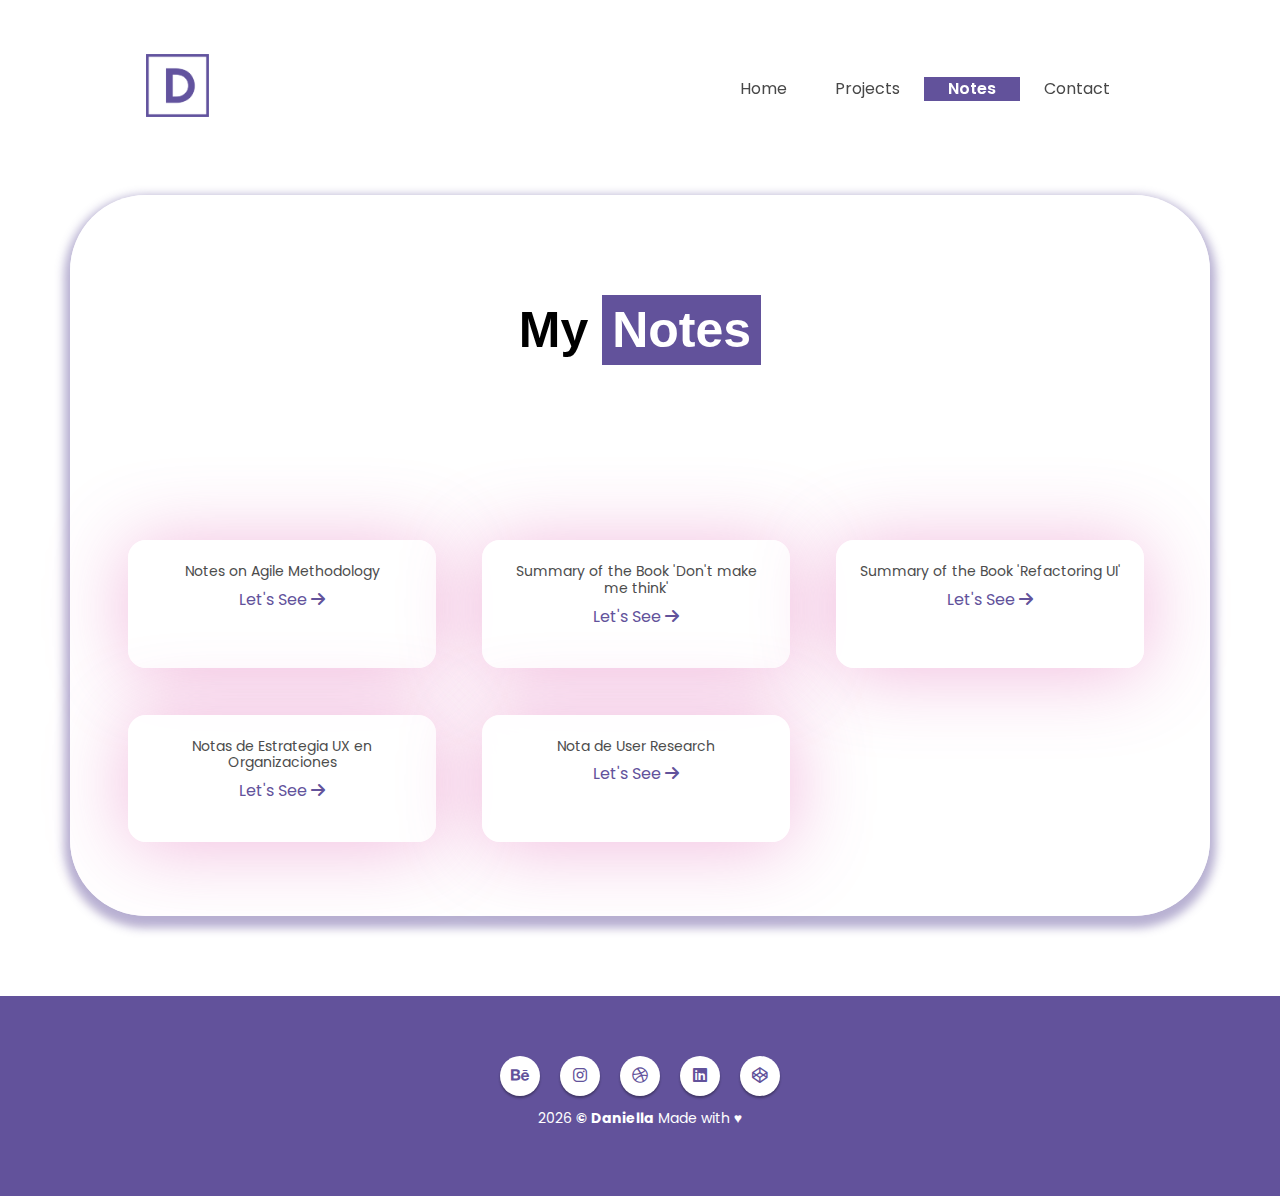
<file: notes.html>
<!DOCTYPE html>
<html lang="en"> 
<head>
  <meta charset="utf-8">
  <title>Daniela | Creative Designer</title>

  <!-- responsive-->

  <meta name="viewport" content="width=device-width, initial-scale=1">
  <meta name="viewport" content="width=device-width, initial-scale=1, maximum-scale=1">
  
  <!-- stylesheets needed-->
  
  <!-- Bootstrap -->
  <link rel="stylesheet" href="bootstrap.min.css">
  <!-- icon -->
  <link rel="stylesheet" href="https://cdnjs.cloudflare.com/ajax/libs/font-awesome/6.0.0-beta2/css/all.min.css">
  <!-- animation -->
  <link href="https://unpkg.com/aos@2.3.1/dist/aos.css" rel="stylesheet">
  <link rel="stylesheet" href="https://pro.fontawesome.com/releases/v5.10.0/css/all.css" integrity="sha384-AYmEC3Yw5cVb3ZcuHtOA93w35dYTsvhLPVnYs9eStHfGJvOvKxVfELGroGkvsg+p" crossorigin="anonymous"/>


  <!-- Main Stylesheet -->
  <link href="main.css" rel="stylesheet">
  
  <!--Favicon-->
  <link rel="shortcut icon" href="favicon.ico" type="image/x-icon">
  <link rel="icon" href="favicon.ico" type="image/x-icon">

</head>




<body>

  


  <header class="navigation fixed-top">
  <nav class="navbar navbar-expand-lg navbar-dark">
    <a class="navbar-brand  h3" href="index.html"><img src="icon-color.png" alt="Myself" style="
    width: 20%;"></a>
    <button class="navbar-toggler navbar-dark" type="button" data-toggle="collapse" data-target="#navigation"
      aria-controls="navigation" aria-expanded="false" aria-label="Toggle navigation">
      <span class="navbar-toggler-icon"></span>
    </button>

    <div class="collapse navbar-collapse text-center " id="navigation">
      <ul class="navbar-nav ml-auto">
        <li class="nav-item ">
          <a class="nav-link" href="index.html">Home</a>
        </li>
         <li class="nav-item">
          <a class="nav-link" href="portfolio.html">Projects</a>
        </li>
        <li class="nav-item active">
          <a class="nav-link" href="notes.html">Notes</a>
        </li>
        <li class="nav-item">
          <a class="nav-link" href="contact.html">Contact</a>
        </li>
      </ul>
    </div>
  </nav>
</header>



<!-- portfolio -->
<section class="section-notes">
  <div class="container portafoliosection">
    <div class="row mb-5">
      <div class="col-12 text-center">
        <h2 class="section-title">My <button class="bttnn bttnn--animation-from-left">
  <a class="hero" href="https://medium.com/@daniellasamdesign"><span class="bttnn__text-static">Notes</span>
  <div class="bttnn__text-dynamic">
    <span class="bttnn__text-dynamic-inner">Notes</span>
  </div></a>
</button></h2>
        <br>
      </div>

    </div>
  
    <div class="row">
    <div class="col-lg-4 col-6 mb-4 notes ">
      
      
      <h6 class="notes__title">Notes on Agile Methodology</h2>
      
        <a class="notes__link" href="Agilemethodology.pdf">Let's See <i class="fas fa-arrow-right"></i></a>
      </p>
    </div>
    <div class="col-lg-4 col-6 mb-4 notes ">
      
      
      <h6 class="notes__title">Summary of the Book 'Don't make me think'</h2>
      
        <a class="notes__link" href="Dontmakemethink.pdf">Let's See <i class="fas fa-arrow-right"></i></a>
      </p>
    </div>
    <div class="col-lg-4 col-6 mb-4 notes ">
      
      
      <h6 class="notes__title">Summary of the Book 'Refactoring UI'</h2>
      
        <a class="notes__link" href="Refactoringui.pdf">Let's See <i class="fas fa-arrow-right"></i></a>
      </p>
    </div>
    <div class="col-lg-4 col-6 mb-4 notes ">
      
      
      <h6 class="notes__title">Notas de Estrategia UX en Organizaciones</h2>
      
        <a class="notes__link" href="Estrategiauxenlasorg.pdf">Let's See <i class="fas fa-arrow-right"></i></a>
      </p>
    </div>
    <div class="col-lg-4 col-6 mb-4 notes ">
      
      
      <h6 class="notes__title">Nota de User Research</h2>
      
        <a class="notes__link" href="UserResearch.pdf">Let's See <i class="fas fa-arrow-right"></i></a>
      </p>
    </div>
    
     <!-- <div class="col-lg-4 col-6 mb-4 notes ">
      
      <h6 class="notes__title">Coming Soon</h2>
      
        <a class="notes__link" href="UserResearch.pdf"> <i class="fas fa-arrow-right"></i></a>
      </p>
    </div> -->
  </div>
  </div>
  
</section>
<!-- /portfolio -->

  <!-- footer -->
<footer id="contact">
  <ul>
    <div id="icon-container">
      <a href="https://www.behance.net/daniellasamdesign">
        <div id="icon">
          <li><i class="fab fa-behance"></i></li>
        </div>
      </a>
      <a href="https://www.instagram.com/daniellasamdesign/">
        <div id="icon">
          <li><i class="fab fa-instagram"></i></li>
        </div>
      </a>
      <a href="https://dribbble.com/daniellasamdesign">
        <div id="icon">
          <li><i class="fab fa-dribbble"></i></li>
        </div>
      </a>
      <a href="https://www.linkedin.com/in/daniellasamdesign/">
        <div id="icon">
          <li><i class="fab fa-linkedin"></i></li>
        </div>
      </a>
      <a href="https://codepen.io/daniellasamdesign">
        <div id="icon">
          <li><i class="fa-brands fa-codepen"></i></li>
        </div>
    </div></a>
  </ul>
  <p id="demo" >
<script>
const d = new Date();
let year = d.getFullYear();
document.getElementById("demo").innerHTML = year;
</script>


<strong> © Daniella</strong> Made with ♥ </p>
</footer>
<!-- /footer -->


<!-- jQuery and Animation -->
<script src="https://unpkg.com/aos@2.3.1/dist/aos.js"></script>
<script src="jquery.min.js"></script>
<!-- Bootstrap JS -->
<script src="bootstrap.min.js"></script>

<!-- Main Script -->
<script src="script.js"></script>
<script>$( document ).ready(function() {
AOS.init({
easing: 'ease-in-quad',
});
});</script>

</body>

</html>
</file>
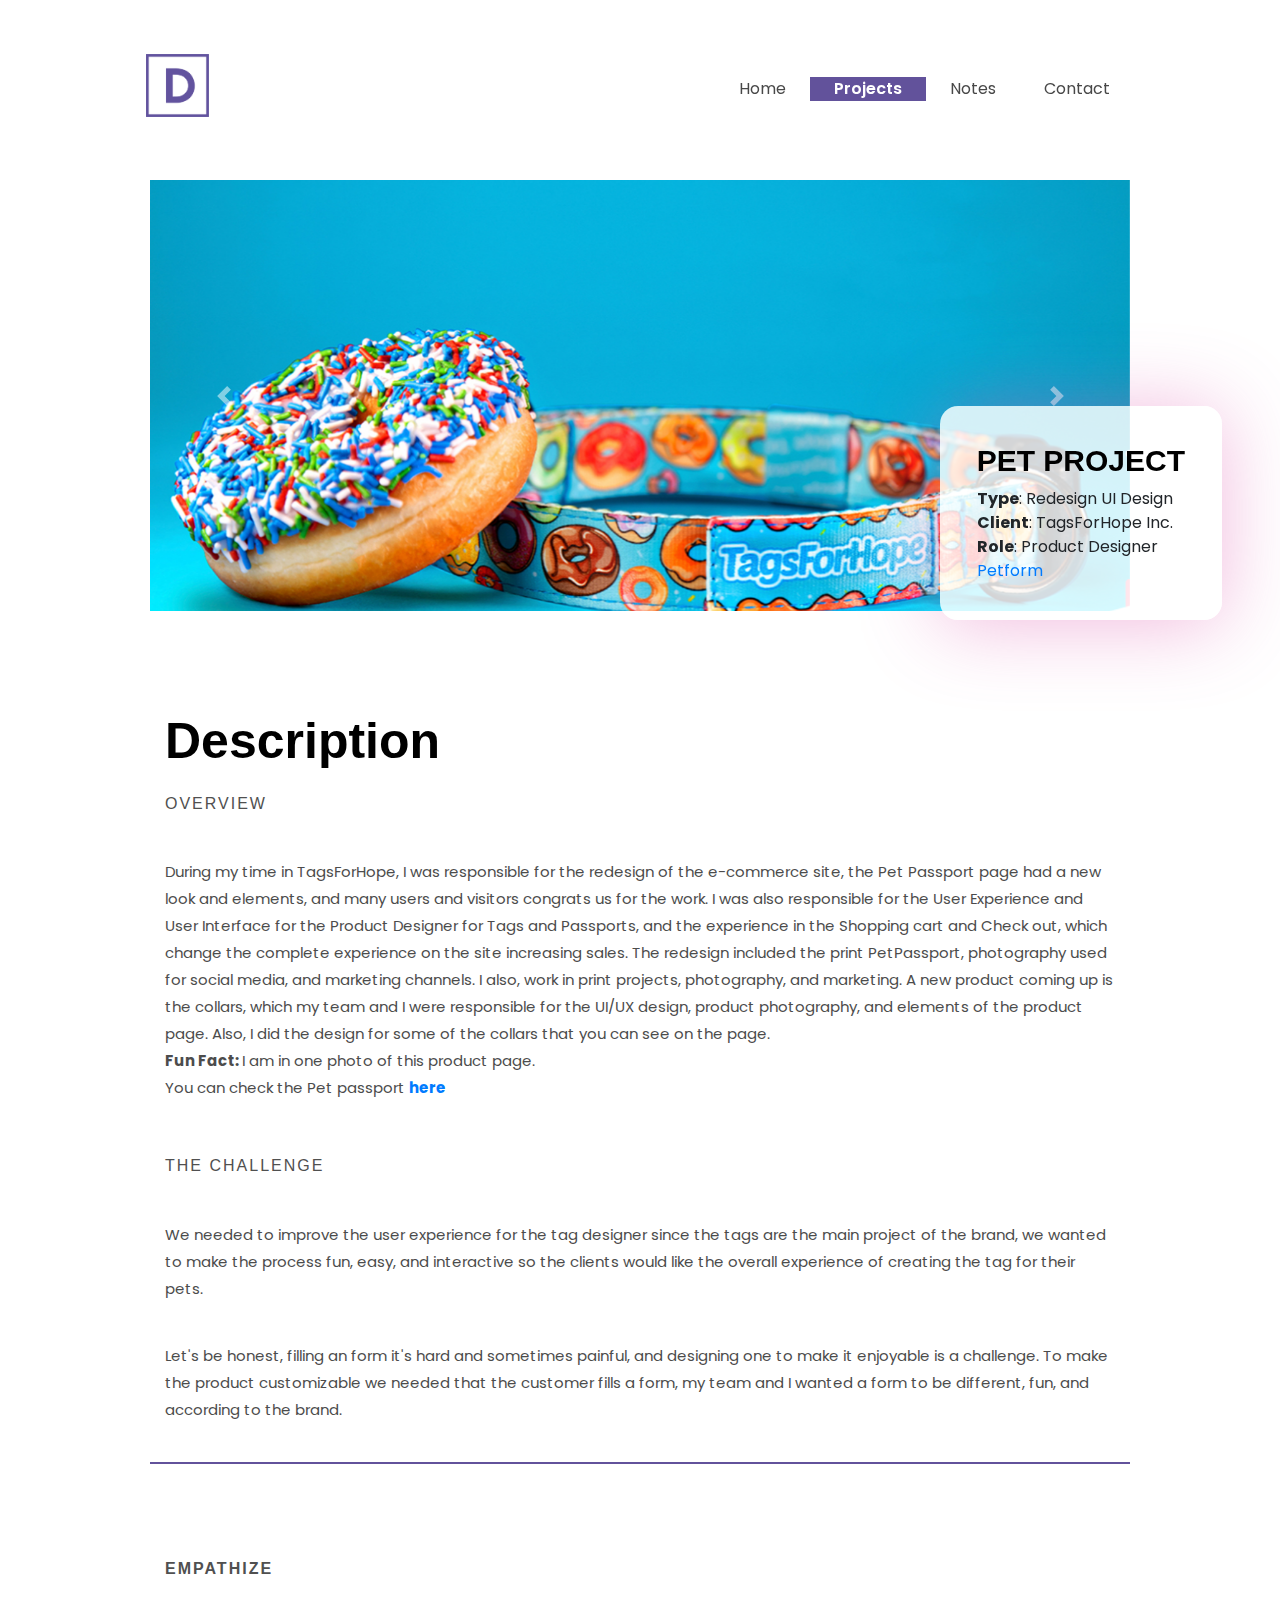
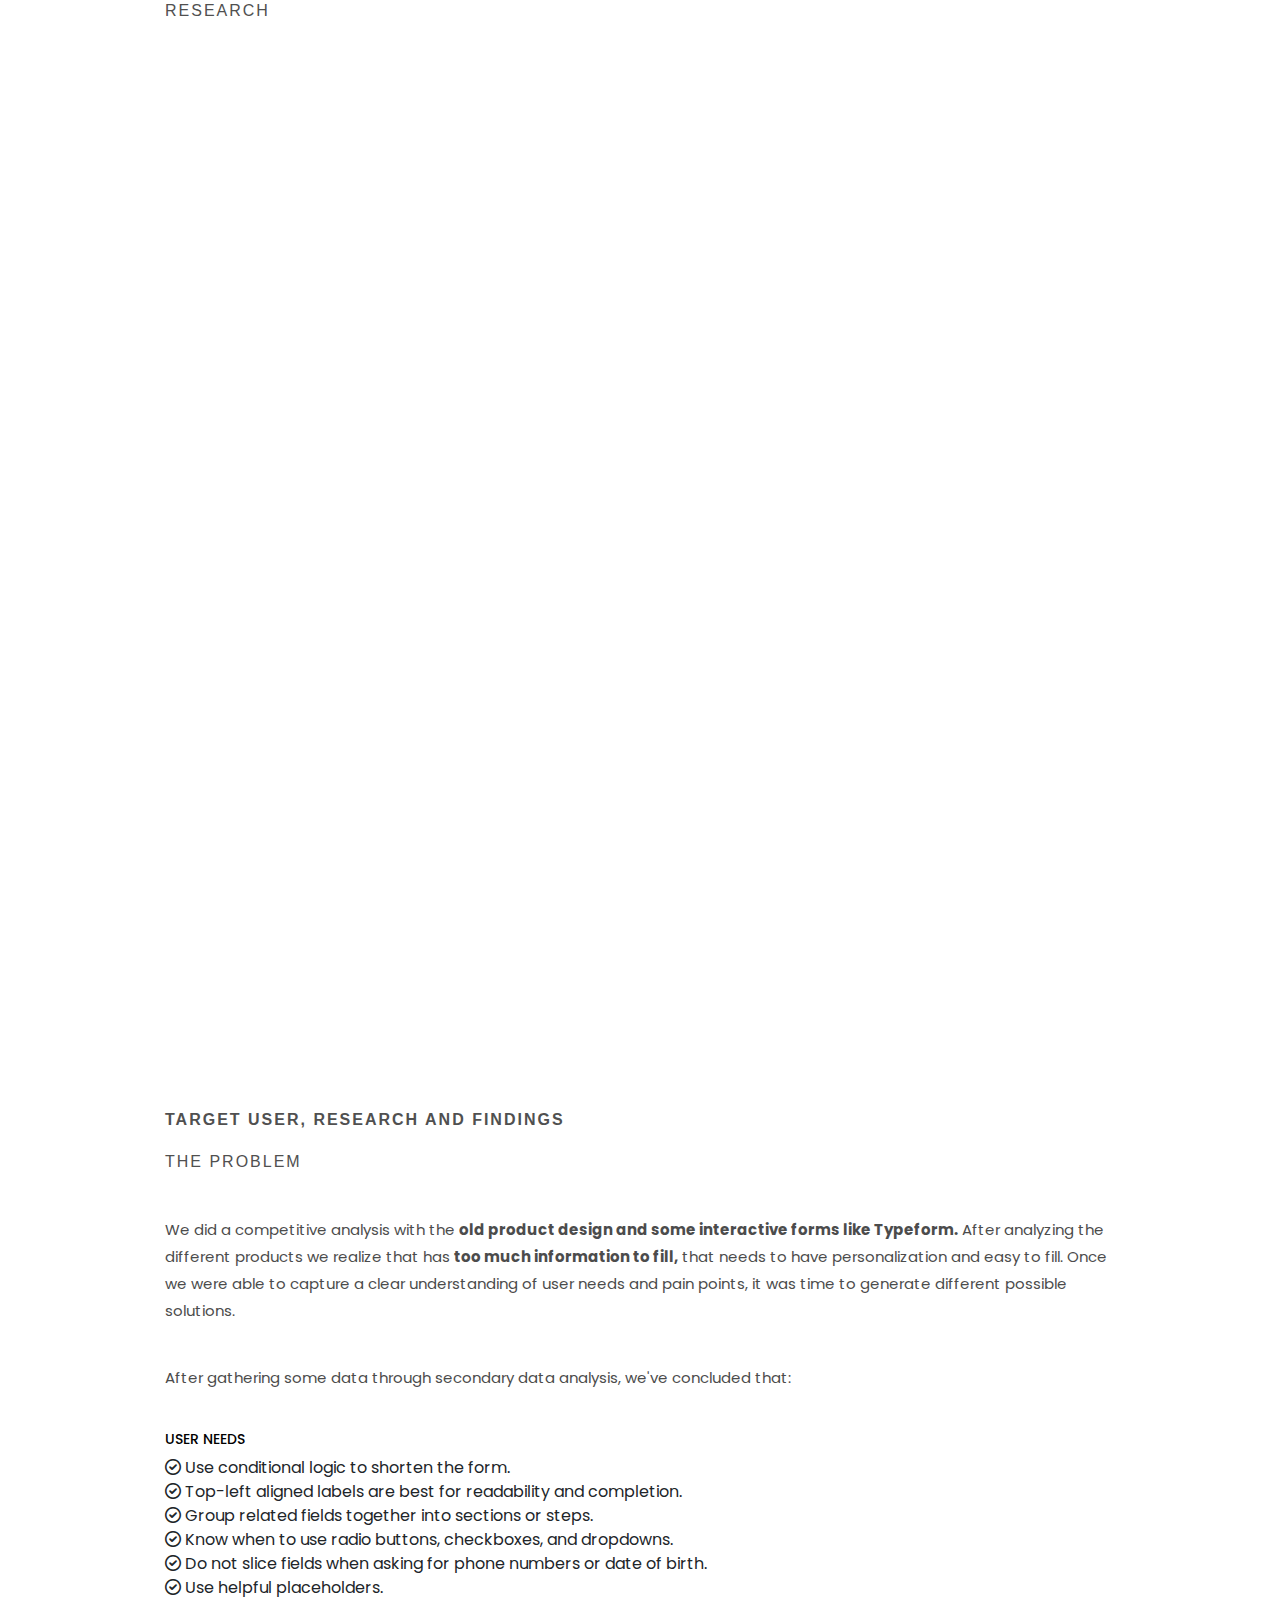
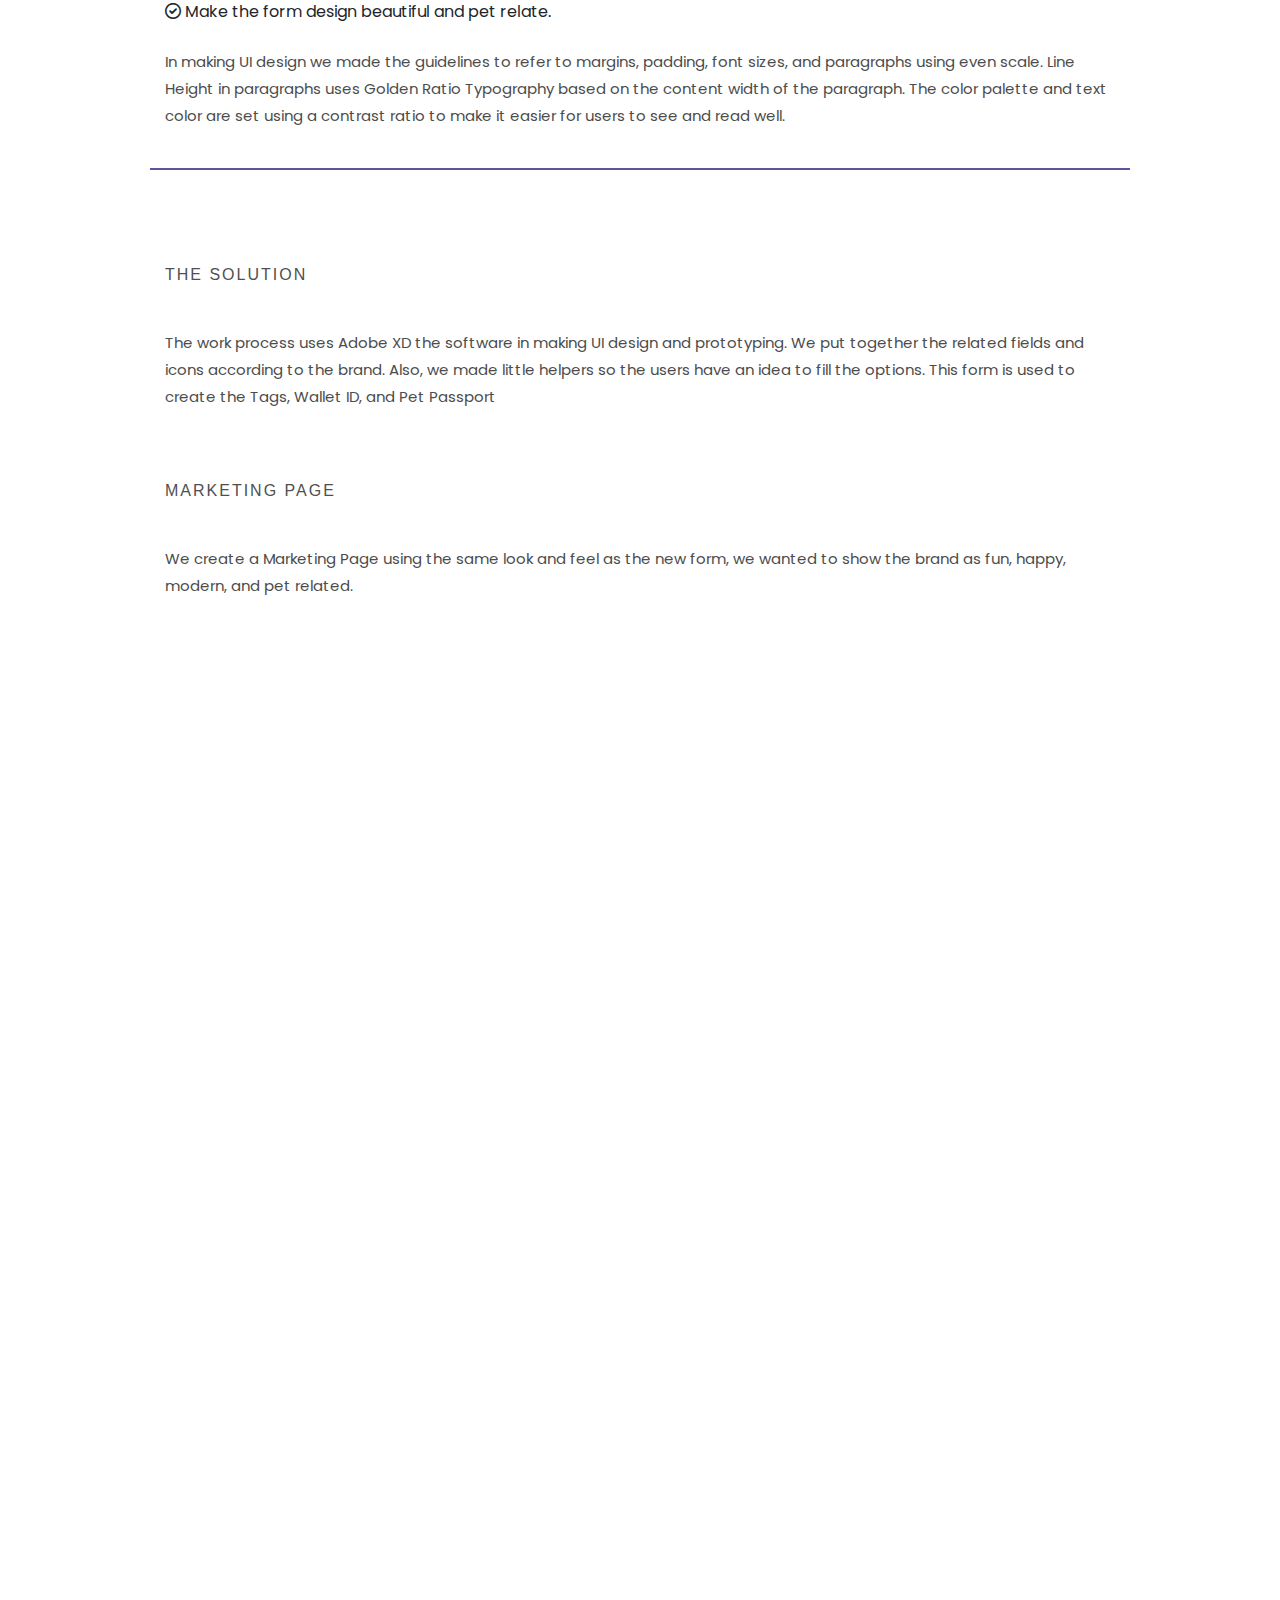
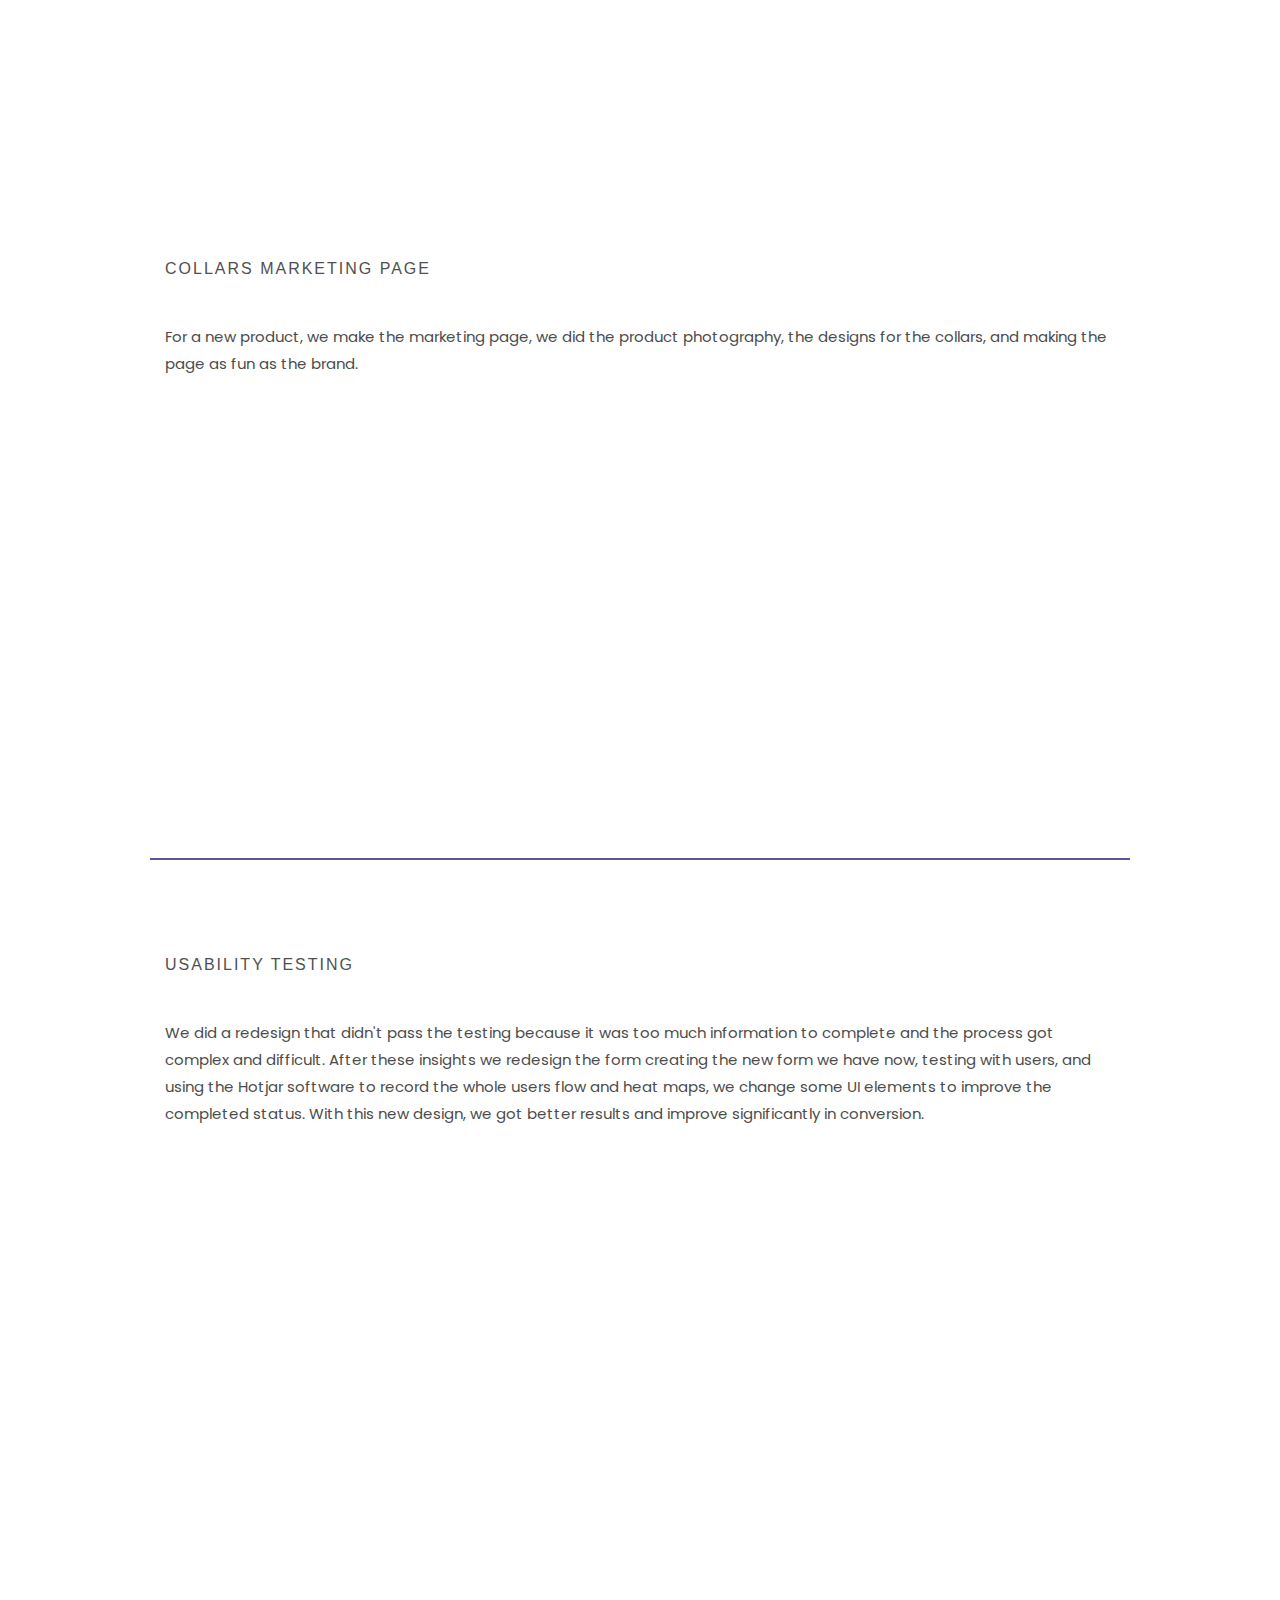
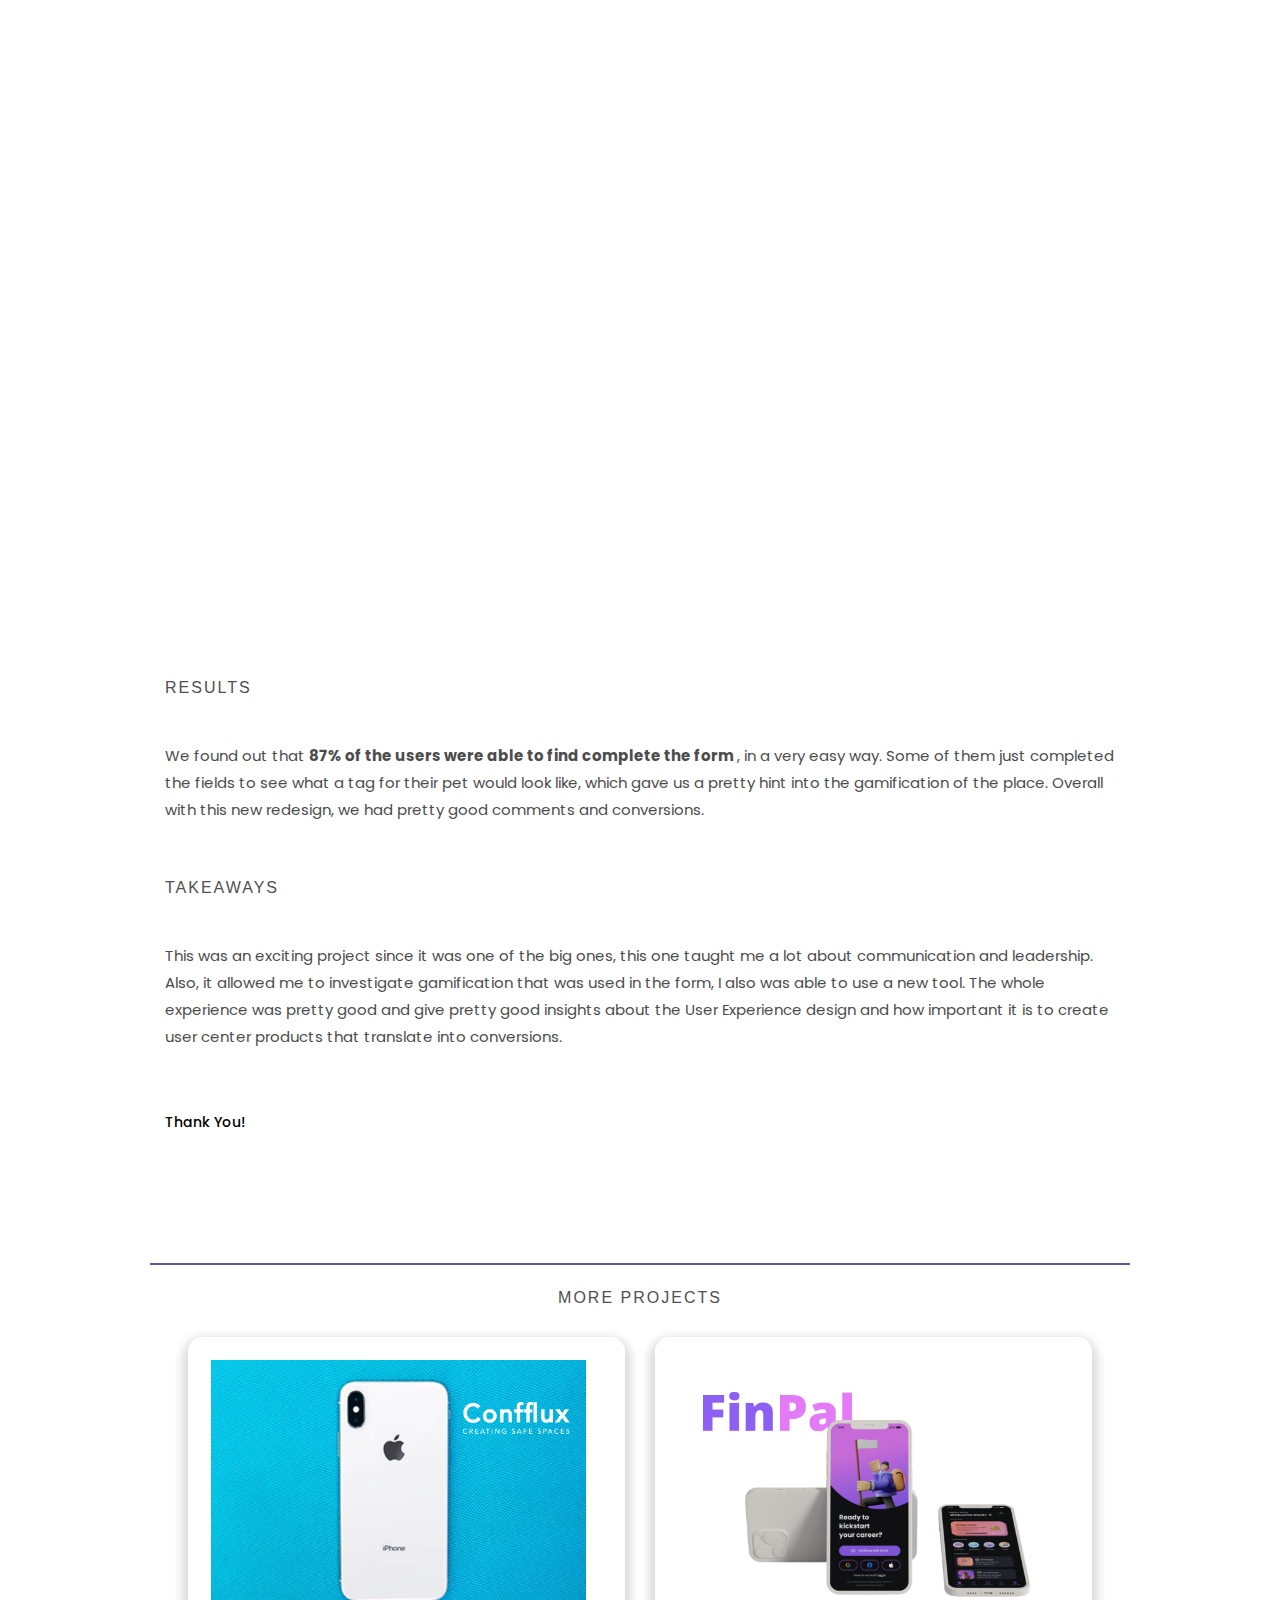
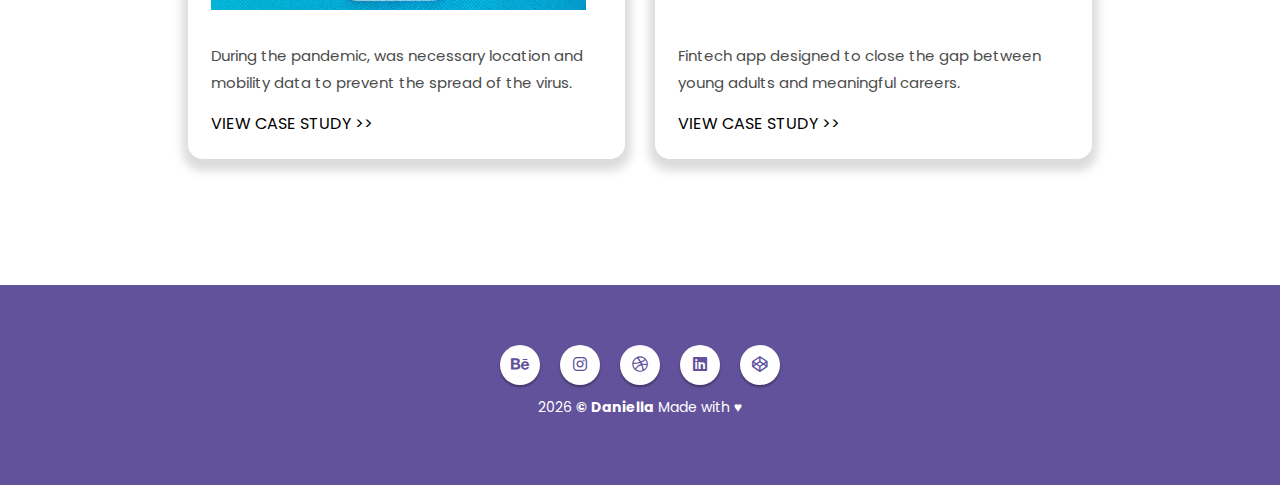
<file: pet.html>
<!DOCTYPE html>
<html lang="en"> 
<head>
  <meta charset="utf-8">
  <title>Daniela | Creative Designer</title>

  <!-- responsive-->

  <meta name="viewport" content="width=device-width, initial-scale=1">
  <meta name="viewport" content="width=device-width, initial-scale=1, maximum-scale=1">
  
  <!-- stylesheets needed-->
  
  <!-- Bootstrap -->
  <link rel="stylesheet" href="bootstrap.min.css">
  <!-- icon -->
  <link rel="stylesheet" href="https://cdnjs.cloudflare.com/ajax/libs/font-awesome/6.0.0-beta2/css/all.min.css">
  <!-- animation -->
  <link href="https://unpkg.com/aos@2.3.1/dist/aos.css" rel="stylesheet">
  <link rel="stylesheet" href="https://pro.fontawesome.com/releases/v5.10.0/css/all.css" integrity="sha384-AYmEC3Yw5cVb3ZcuHtOA93w35dYTsvhLPVnYs9eStHfGJvOvKxVfELGroGkvsg+p" crossorigin="anonymous"/>


  <!-- Main Stylesheet -->
  <link href="main.css" rel="stylesheet">
  
  <!--Favicon-->
  <link rel="shortcut icon" href="favicon.ico" type="image/x-icon">
  <link rel="icon" href="favicon.ico" type="image/x-icon">

</head>

<body>

 
  


  <header class="navigation fixed-top">
  <nav class="navbar navbar-expand-lg navbar-dark">
    <a class="navbar-brand  h3" href="index.html"><img src="icon-color.png" alt="Myself" style="
    width: 20%;"></a>
    <button class="navbar-toggler navbar-dark" type="button" data-toggle="collapse" data-target="#navigation"
      aria-controls="navigation" aria-expanded="false" aria-label="Toggle navigation">
      <span class="navbar-toggler-icon"></span>
    </button>

    <div class="collapse navbar-collapse text-center " id="navigation">
      <ul class="navbar-nav ml-auto">
        <li class="nav-item ">
          <a class="nav-link" href="index.html">Home</a>
        </li>
         <li class="nav-item active">
          <a class="nav-link" href="portfolio.html">Projects</a>
        </li>
        <li class="nav-item ">
          <a class="nav-link" href="notes.html">Notes</a>
        </li>
        <li class="nav-item">
          <a class="nav-link" href="contact.html">Contact</a>
        </li>
      </ul>
    </div>
  </nav>
</header>
  
<div class="container container-prj">

  <div class="slider">
    <div id="carouselExampleControls" class="carousel slide" data-ride="carousel">
  <div class="carousel-inner">
    <div class="carousel-item active">
      <img class="d-block w-100" src="pet_desk.jpg" alt="First slide">
    </div>
    <div class="carousel-item">
      <img class="d-block w-100" src="pet_desk2.jpg" alt="Second slide">
    </div>
    <div class="carousel-item">
      <img class="d-block w-100" src="pet_desk3.jpg" alt="Third slide">
    </div>
  </div>
  <a class="carousel-control-prev" href="#carouselExampleControls" role="button" data-slide="prev">
    <span class="carousel-control-prev-icon" aria-hidden="true"></span>
    <span class="sr-only">Previous</span>
  </a>
  <a class="carousel-control-next" href="#carouselExampleControls" role="button" data-slide="next">
    <span class="carousel-control-next-icon" aria-hidden="true"></span>
    <span class="sr-only">Next</span>
  </a>
  </div>
</div>

  <div class="portfolio-info">
            <h6 class="project-title">PET PROJECT</h6>
            <ul>
              <li><h7 class="project-details">Type</h7>: Redesign UI Design</li>
              <li><h7 class="project-details">Client</h7>: TagsForHope Inc.</li>
              <li><h7 class="project-details">Role</h7>: Product Designer</li>
              <li><a class="project-link" href="https://www.tagsforhope.com/product-designer/tags/">Petform</a></li>
            </ul>
  </div>

<a id="button"></a>


<section id="overview" class="col-sm-6 col-md-12 col-lg-12">
  <div class="portfolio-description">
    <h2>Description</h2>
          <h6 class="strongtitle">OVERVIEW</h6>
          <p> 
            During my time in TagsForHope, I was responsible for the redesign of the e-commerce site, the Pet Passport page had a new look and elements, and many users and visitors congrats us for the work. I was also responsible for the User Experience and User Interface for the Product Designer for Tags and Passports, and the experience in the Shopping cart and Check out, which change the complete experience on the site increasing sales. The redesign included the print PetPassport, photography used for social media, and marketing channels. I also, work in print projects, photography, and marketing. A new product coming up is the collars, which my team and I were responsible for the UI/UX design, product photography, and elements of the product page. Also, I did the design for some of the collars that you can see on the page. <br> <strong>Fun Fact: </strong> I am in one photo of this product page. <br>
        You can check the Pet passport  <strong><span class="accent"><a href="https://www.tagsforhope.com/pet-passport/" target="_blank">here</a></span></strong> </p> <br>

          <h6 class="strongtitle">THE CHALLENGE</h6>
          <p>
           We needed to improve the user experience for the tag designer since the tags are the main project of the brand, we wanted to make the process fun, easy, and interactive so the clients would like the overall experience of creating the tag for their pets.
          </p> <br>
          <p>Let's be honest, filling an form it's hard and sometimes painful, and designing one to make it enjoyable is a challenge. To make the product customizable we needed that the customer fills a form, my team and I wanted a form to be different, fun, and according to the brand.</p>
  </div>

  
</section>


<section id="process" class="col-sm-6 col-md-12 col-lg-12">
  <div class="portfolio-content">
   
          
          <p>
            

            <h4 class="strongtitle-desc">EMPATHIZE</h4>

            <h6 class="strongtitle">RESEARCH</h6>

                   
 <div class="row">
    <div class="col-sm-6 col-md-12 col-lg-12 ">
    <div data-aos="zoom-in" >
    <img  src="old-form.jpg" class="img-fluid" alt="" >

          </div>
          </div>
          </div>



<h4 class="strongtitle-desc">TARGET USER, RESEARCH AND FINDINGS</h4>
  <h6 class="strongtitle">THE PROBLEM</h6>

<p> We did a competitive analysis with the <span>old product design and some interactive forms like Typeform.</span> After analyzing the different products we realize that has <span>too much information to fill,</span> that needs to have personalization and easy to fill. Once we were able to capture a clear understanding of user needs and pain points, it was time to generate different possible solutions.
</p><br>

<p>After gathering some data through secondary data analysis, we've concluded that: </p> <br>

<ul>
              <h6 >USER NEEDS</h6>
              <li><i class="far fa-check-circle"></i> Use conditional logic to shorten the form.</li>
              <li><i class="far fa-check-circle"></i> Top-left aligned labels are best for readability and completion.</li>
              <li><i class="far fa-check-circle"></i> Group related fields together into sections or steps.</li>
               <li><i class="far fa-check-circle"></i> Know when to use radio buttons, checkboxes, and dropdowns.</li>
               <li><i class="far fa-check-circle"></i> Do not slice fields when asking for phone numbers or date of birth.</li>
               <li><i class="far fa-check-circle"></i> Use helpful placeholders.</li>
               <li><i class="far fa-check-circle"></i> Make the form design beautiful and pet relate.</li>
            </ul>
<br>
<p >
              In making UI design we made the guidelines to refer to margins, padding, font sizes, and paragraphs using even scale. Line Height in paragraphs uses Golden Ratio Typography based on the content width of the paragraph. 
              The color palette and text color are set using a contrast ratio to make it easier for users to see and read well.
 </p>





  </div>

  
</section>

<section id="solution" class="col-sm-6 col-md-12 col-lg-12">
  <h6 class="strongtitle">THE SOLUTION</h6>

<p> The work process uses Adobe XD the software in making UI design and prototyping. We put together the related fields and icons according to the brand. Also, we made little helpers so the users have an idea to fill the options. This form is used to create the Tags, Wallet ID, and Pet Passport </p> <br>



</p>

<h6 class="strongtitle">MARKETING PAGE</h6>
<p> We create a Marketing Page using the same look and feel as the new form, we wanted to show the brand as fun, happy, modern, and pet related.
</p> <br>

<div class="row">
    <div class="col-sm-6 col-md-12 col-lg-12">
    <div data-aos="zoom-in" >
    <img  src="pet-passport.jpg" class="img-fluid" alt="" >
          </div>
          </div>
</div>

<h6 class="strongtitle">Collars Marketing Page </h6>

<p> For a new product, we make the marketing page, we did the product photography, the designs for the collars, and making the page as fun as the brand.

</p> <br>

<div class="row">
    <div class="col-sm-6 col-md-12 col-lg-12">
    <div data-aos="zoom-in" >
    <img  src="pet_desk3.jpg" class="img-fluid" alt="" >
          </div>
          </div>
</div>



</section>


<section id="testing" class="col-sm-6 col-md-12 col-lg-12">
  <h6 class="strongtitle">USABILITY TESTING</h6>

<p> We did a redesign that didn't pass the testing because it was too much information to complete and the process got complex and difficult. After these insights we redesign the form creating the new form we have now, testing with users, and using the Hotjar software to record the whole users flow and heat maps, we change some UI elements to improve the completed status. With this new design, we got better results and improve significantly in conversion.
</p> <br>

 <div class="row">
    <div class="col-sm-6 col-md-12 col-lg-12">
    <div data-aos="zoom-in" >
    <img  src="new-form.jpg" class="img-fluid" alt="" >

          </div>
          </div>
      
</div>

<h6 class="strongtitle">RESULTS</h6>
<p> We found out that <span> 87% of the users were able to find complete the form </span>, in a very easy way.
Some of them just completed the fields to see what a tag for their pet would look like, which gave us a pretty hint into the gamification of the place. Overall with this new redesign, we had pretty good comments and conversions. 
</p> <br> 




<h6 class="strongtitle">TAKEAWAYS </h6>

<p> This was an exciting project since it was one of the big ones, this one taught me a lot about communication and leadership. Also, it allowed me to investigate gamification that was used in the form, I also was able to use a new tool. The whole experience was pretty good and give pretty good insights about the User Experience design and how important it is to create user center products that translate into conversions. </p> <br>



<br><h6>Thank You!</h6> <br>

</section>



<section class="related-projects section-sm bg-gray">
  <div class="container">
    <div class="row">
      <div class="ccol-sm-6 col-md-12 col-lg-12 text-center title">
        <h4 class="otherpr">More Projects</h4>
      </div>
    </div>
    <div class="row">
      <div class="col-md-6">
        <div class="content-other">
          <img class="img-responsive" src="index3.jpg" style="width: 96%;">
          <div class="contentprj">
            <h4 style="color:white">Confflux</h4>
            <p>During the pandemic, was necessary location and mobility data to prevent the spread of the virus.</p>
            <a href="confflux.html" class="text-dark btn-default btn-main">View Case Study >></a>
          </div>
        </div>
      </div>
      <div class="col-md-6">
        <div class="content-other">
          <img class="img-responsive" src="index7.jpg" style="width: 96%;">
          <div class="contentprj">
            <h4 style="color:white">Finpal</h4>
            <p>Fintech app designed to close the gap between young adults and meaningful careers.</p>
            <a href="finpal.html" class="text-dark btn-default btn-main">View Case Study >></a>
          </div>
        </div>
      </div>
    </div>
  </div>
</section>

</div>


<footer id="contact">
  <ul>
    <div id="icon-container">
      <a href="https://www.behance.net/daniellasamdesign">
        <div id="icon">
          <li><i class="fab fa-behance"></i></li>
        </div>
      </a>
      <a href="https://www.instagram.com/daniellasamdesign/">
        <div id="icon">
          <li><i class="fab fa-instagram"></i></li>
        </div>
      </a>
      <a href="https://dribbble.com/daniellasamdesign">
        <div id="icon">
          <li><i class="fab fa-dribbble"></i></li>
        </div>
      </a>
      <a href="https://www.linkedin.com/in/daniellasamdesign/">
        <div id="icon">
          <li><i class="fab fa-linkedin"></i></li>
        </div>
      </a>
     <a href="https://codepen.io/daniellasamdesign">
        <div id="icon">
          <li><i class="fa-brands fa-codepen"></i></li>
        </div>
    </div></a>
  </ul>
  <p id="demo" >
<script>
const d = new Date();
let year = d.getFullYear();
document.getElementById("demo").innerHTML = year;
</script>


<strong> © Daniella</strong> Made with ♥ </p>
</footer>


<!-- jQuery and Animation -->
<script src="https://unpkg.com/aos@2.3.1/dist/aos.js"></script>
<script src="jquery.min.js"></script>
<!-- Bootstrap JS -->
<script src="bootstrap.min.js"></script>

<!-- Main Script -->
<script src="script.js"></script>
<script>$( document ).ready(function() {
AOS.init({
easing: 'ease-in-quad',
});
});</script>

</body>

</html>
</file>
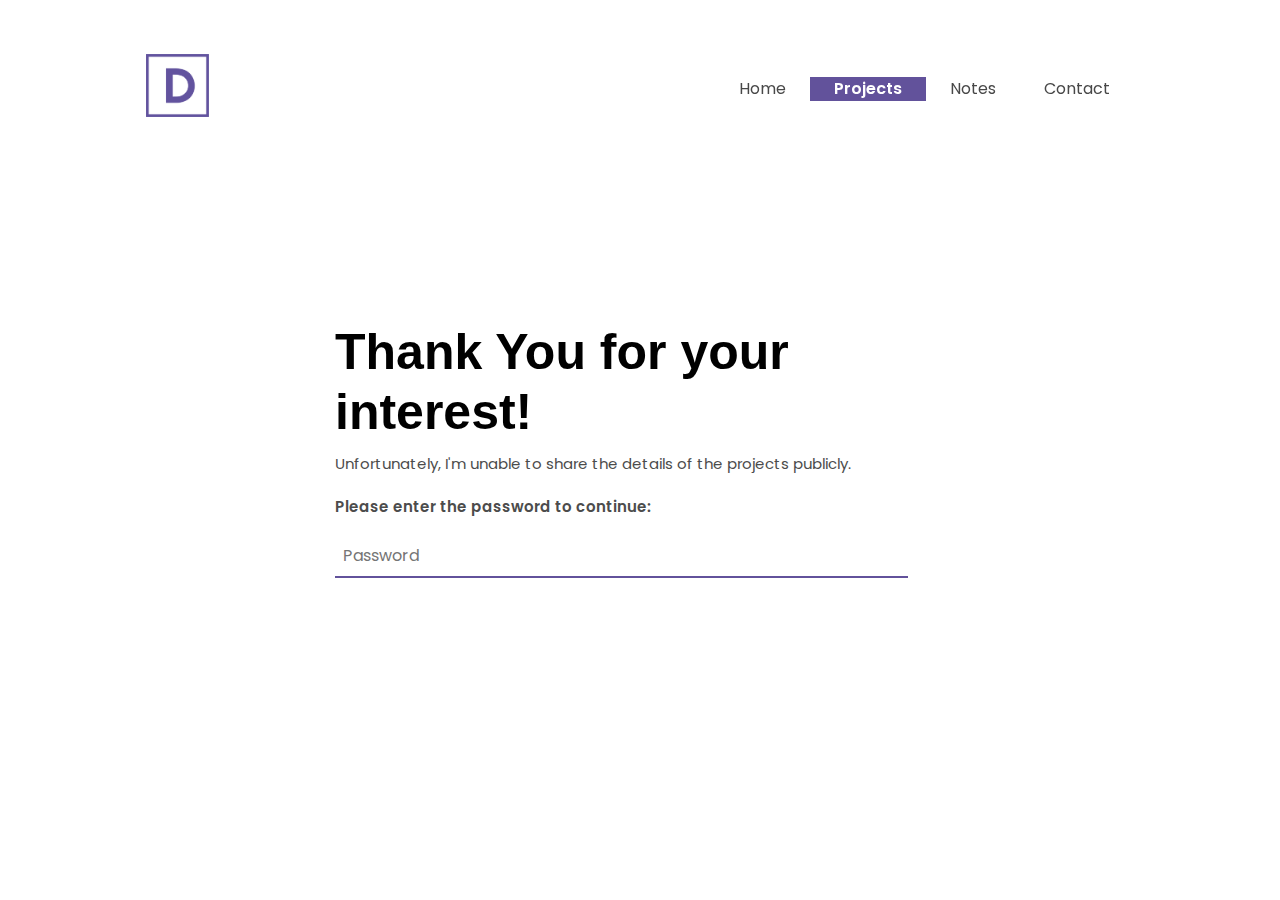
<file: pldpass.html>
<!DOCTYPE html>
<html lang="en"> 
<head>
  <meta charset="utf-8">
  <title>Daniela | Creative Designer</title>

  <!-- responsive-->

  <meta name="viewport" content="width=device-width, initial-scale=1">
  <meta name="viewport" content="width=device-width, initial-scale=1, maximum-scale=1">
  
  <!-- stylesheets needed-->
  
  <!-- Bootstrap -->
  <link rel="stylesheet" href="bootstrap.min.css">
  <!-- icon -->
  <link rel="stylesheet" href="https://cdnjs.cloudflare.com/ajax/libs/font-awesome/6.0.0-beta2/css/all.min.css">
  <!-- animation -->
  <link href="https://unpkg.com/aos@2.3.1/dist/aos.css" rel="stylesheet">
  <link rel="stylesheet" href="https://pro.fontawesome.com/releases/v5.10.0/css/all.css" integrity="sha384-AYmEC3Yw5cVb3ZcuHtOA93w35dYTsvhLPVnYs9eStHfGJvOvKxVfELGroGkvsg+p" crossorigin="anonymous"/>


  <!-- Main Stylesheet -->
  <link href="main.css" rel="stylesheet">
  
  <!--Favicon-->
  <link rel="shortcut icon" href="favicon.ico" type="image/x-icon">
  <link rel="icon" href="favicon.ico" type="image/x-icon">

</head>



<body>


  <header class="navigation fixed-top">
  <nav class="navbar navbar-expand-lg navbar-dark">
    <a class="navbar-brand  h3" href="index.html"><img src="icon-color.png" alt="Myself" style="
    width: 20%;"></a>
    <button class="navbar-toggler navbar-dark" type="button" data-toggle="collapse" data-target="#navigation"
      aria-controls="navigation" aria-expanded="false" aria-label="Toggle navigation">
      <span class="navbar-toggler-icon"></span>
    </button>

    <div class="collapse navbar-collapse text-center " id="navigation">
      <ul class="navbar-nav ml-auto">
        <li class="nav-item ">
          <a class="nav-link" href="index.html">Home</a>
        </li>
         <li class="nav-item active">
          <a class="nav-link" href="portfolio.html">Projects</a>
        </li>
        <li class="nav-item ">
          <a class="nav-link" href="notes.html">Notes</a>
        </li>
        <li class="nav-item">
          <a class="nav-link" href="contact.html">Contact</a>
        </li>
      </ul>
    </div>
  </nav>
</header>


  <div class=" div1 col-sm-6 col-md-6 col-lg-6"> 
    <h2>Thank You for your interest!</h2>
    <p> Unfortunately, I'm unable to share the details of the projects publicly. </p>
    <div class="div2">
      
   <form onSubmit = "checkPswd(this , event)">
       
      <p style="font-weight: 600;">Please enter the password to continue:</p>
        <input type="password" id="pswd" placeholder="Password" class="box">

        <button type="submit"><i class="bi bi-box-arrow-in-right"></i></button>
        
                                    
      <br>

      <span class="error_form" id="errorMessage"></span>
      <span class="error_form" id="disableMessage"></span>
        
    </form>
    </div>
  </div>

  <style >
      body{
        display: flex;
        height: 100vh;
        justify-content: center;
        align-items: center;
      
}
input#pswd {
    width: 94%;
    border-top: 0px;
    border-right: 0px;
    border-left: 0px;
    padding: 0.5rem;
    background: transparent;
    border-bottom: solid 2px #62529B;
}   
button {
    background-color: transparent;
    border: transparent;
}
  </style>
<!--Function to check password the already set password is admin-->

  <script >
    var attempt = 3;

function checkPswd(form , e) {
    e.preventDefault();
    var confirm ="admin";

    var password = document.getElementById("pswd").value;
    if (password == confirm || password == confirm) {;


        window.location = "pld.html";
        return false;
    } else {
        attempt--;
        document.getElementById("errorMessage").textContent = "Incorrect password 😕";

        if (attempt == 0) {
            document.getElementById("disableMessage").textContent = " Please reach out to me for the password";
            document.getElementById("errorMessage").style.display = "none";
            document.getElementById("pswd").disabled = true;
            document.getElementById("confirm").disabled = true;
            
            return false;
        }
    }
}
  </script>
    
   

  <!-- footer -->

<!-- /footer -->


<!-- jQuery and Animation -->

<!-- Bootstrap JS -->

</body>

</html>
</file>
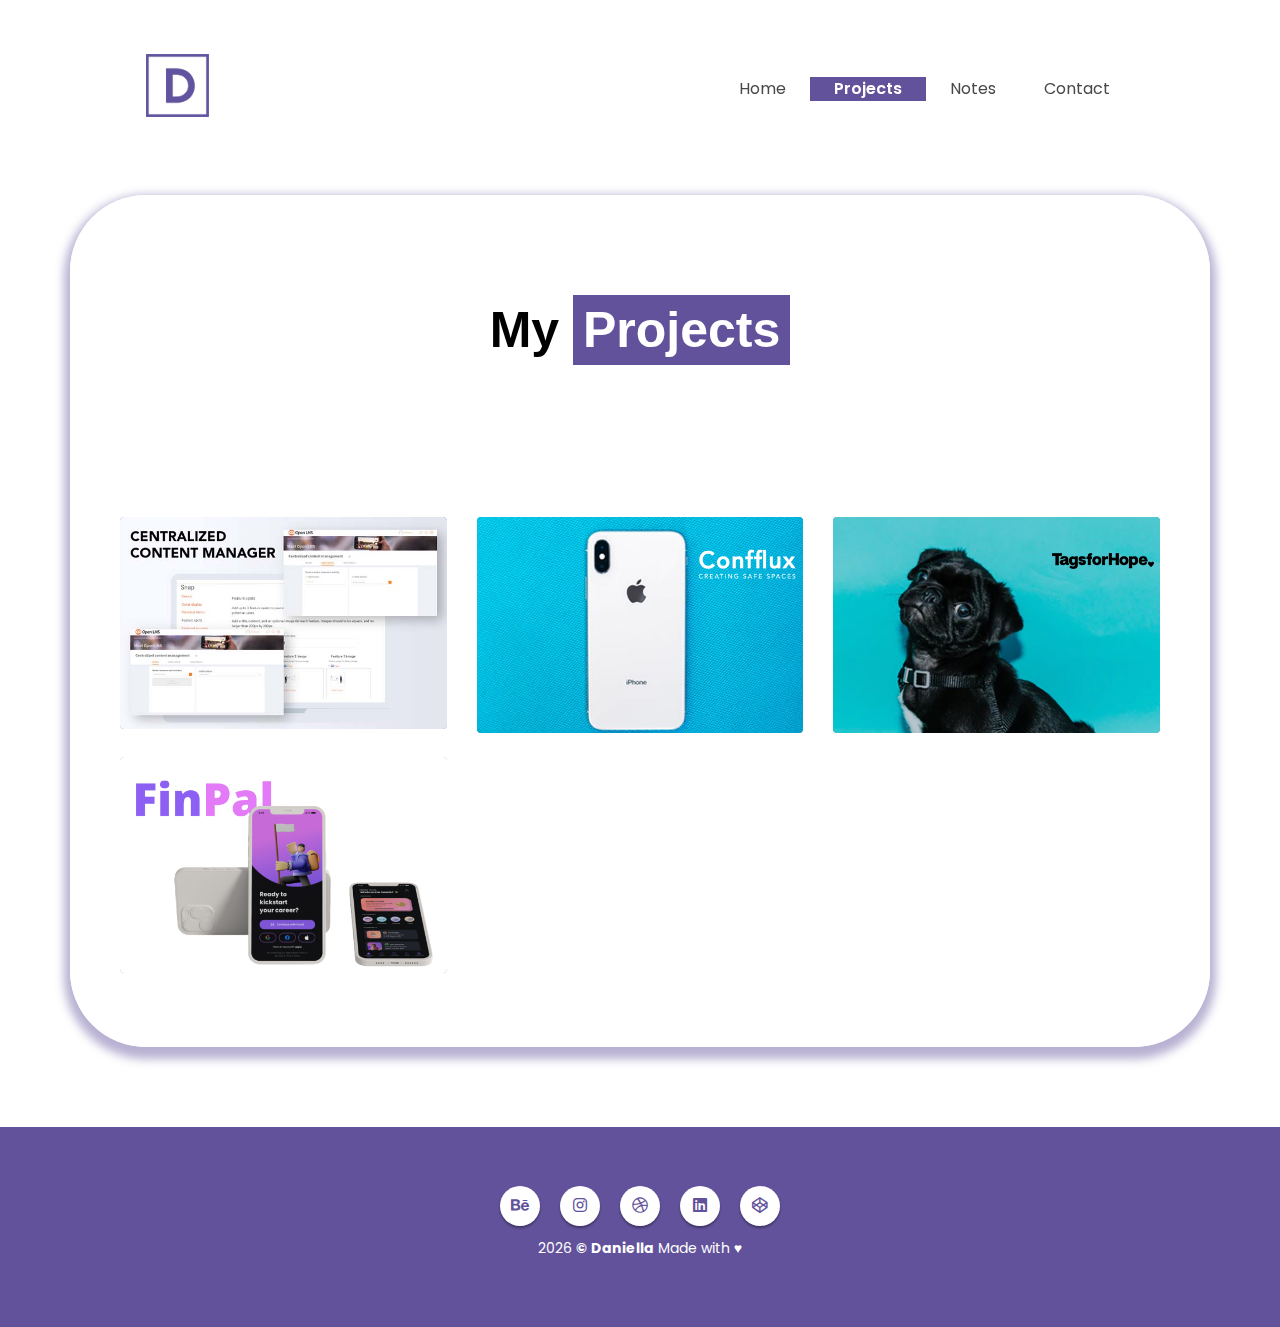
<file: portfolio.html>
<!DOCTYPE html>
<html lang="en"> 
<head>
  <meta charset="utf-8">
  <title>Daniela | Creative Designer</title>

  <!-- responsive-->

  <meta name="viewport" content="width=device-width, initial-scale=1">
  <meta name="viewport" content="width=device-width, initial-scale=1, maximum-scale=1">
  
  <!-- stylesheets needed-->
  
  <!-- Bootstrap -->
  <link rel="stylesheet" href="bootstrap.min.css">
  <!-- icon -->
  <link rel="stylesheet" href="https://cdnjs.cloudflare.com/ajax/libs/font-awesome/6.0.0-beta2/css/all.min.css">
  <!-- animation -->
  <link href="https://unpkg.com/aos@2.3.1/dist/aos.css" rel="stylesheet">
  <link rel="stylesheet" href="https://pro.fontawesome.com/releases/v5.10.0/css/all.css" integrity="sha384-AYmEC3Yw5cVb3ZcuHtOA93w35dYTsvhLPVnYs9eStHfGJvOvKxVfELGroGkvsg+p" crossorigin="anonymous"/>


  <!-- Main Stylesheet -->
  <link href="main.css" rel="stylesheet">
  
  <!--Favicon-->
  <link rel="shortcut icon" href="favicon.ico" type="image/x-icon">
  <link rel="icon" href="favicon.ico" type="image/x-icon">

</head>


<body>

  


 <header class="navigation fixed-top">
  <nav class="navbar navbar-expand-lg navbar-dark">
    <a class="navbar-brand  h3" href="index.html"><img src="icon-color.png" alt="Myself" style="
    width: 20%;"></a>
    <button class="navbar-toggler navbar-dark" type="button" data-toggle="collapse" data-target="#navigation"
      aria-controls="navigation" aria-expanded="false" aria-label="Toggle navigation">
      <span class="navbar-toggler-icon"></span>
    </button>

    <div class="collapse navbar-collapse text-center " id="navigation">
      <ul class="navbar-nav ml-auto">
        <li class="nav-item ">
          <a class="nav-link" href="index.html">Home</a>
        </li>
         <li class="nav-item active">
          <a class="nav-link" href="portfolio.html">Projects</a>
        </li>
        <li class="nav-item ">
          <a class="nav-link" href="notes.html">Notes</a>
        </li>
        <li class="nav-item">
          <a class="nav-link" href="contact.html">Contact</a>
        </li>
      </ul>
    </div>
  </nav>
</header>


<!-- portfolio -->
<section class="section-portfolio">
  <div class="container portafoliosection">
    <div class="row mb-5">
      <div class="col-12 text-center">
        <h2 class="section-title">My <button class="bttnn bttnn--animation-from-left">
  <a class="hero" href="https://www.dribbble.com/daniellasamdesign"><span class="bttnn__text-static">Projects</span>
  <div class="bttnn__text-dynamic">
    <span class="bttnn__text-dynamic-inner">Projects</span>
  </div></a>
</button></h1>
        <br></h2>
      </div>

    </div>
    <div class="row shuffle-wrapper">
      <div class="col-lg-4 col-6 mb-4 shuffle-item" data-groups="[&quot;design&quot;,&quot;illustration&quot;]">
        <div class="position-relative rounded hover-wrapper"> <a class="btn btn-light btn-sm" href="ccmpass.html">
          <img src="index1.jpg" alt="portfolio-image" class="img-fluid rounded w-100 d-block"></a>
          <div class="hover-overlay">
            <div class="hover-content">
              <a class="btn btn-light btn-sm" href="ccmpass.html">view project</a>
            </div>
          </div>
        </div>
      </div>
      <div class="col-lg-4 col-6 mb-4 shuffle-item" data-groups="[&quot;branding&quot;]">
        <div class="position-relative rounded hover-wrapper"><a class="btn btn-light btn-sm" href="confflux.html">
          <img src="index3.jpg" alt="portfolio-image" class="img-fluid rounded w-100 d-block"></a>
          <div class="hover-overlay">
            <div class="hover-content">
              <a class="btn btn-light btn-sm" href="confflux.html">view project</a>
            </div>
          </div>
        </div>
      </div>
      <div class="col-lg-4 col-6 mb-4 shuffle-item" data-groups="[&quot;illustration&quot;]">
        <div class="position-relative rounded hover-wrapper"><a class="btn btn-light btn-sm" href="pet.html">
          <img src="index2.jpg" alt="portfolio-image" class="img-fluid rounded w-100 d-block"></a>
          <div class="hover-overlay">
            <div class="hover-content">
              <a class="btn btn-light btn-sm" href="pet.html">view project</a>
            </div>
          </div>
        </div>
      </div>

    <div class="col-lg-4 col-6 mb-4 shuffle-item" data-groups="[&quot;design&quot;]">
        <div class="position-relative rounded hover-wrapper"><a class="btn btn-light btn-sm" href="monpetit.html">
          <img src="index7.jpg" alt="portfolio-image" class="img-fluid rounded w-100 d-block"></a>
          <div class="hover-overlay">
            <div class="hover-content">
              <a class="btn btn-light btn-sm" href="finpal.html">view project</a>
            </div>
          </div>
        </div>
      </div>

    </div>
  </div>
</section>
<!-- /portfolio -->

  <!-- footer -->
<footer id="contact">
  <ul>
    <div id="icon-container">
      <a href="https://www.behance.net/daniellasamdesign">
        <div id="icon">
          <li><i class="fab fa-behance"></i></li>
        </div>
      </a>
      <a href="https://www.instagram.com/daniellasamdesign/">
        <div id="icon">
          <li><i class="fab fa-instagram"></i></li>
        </div>
      </a>
      <a href="https://dribbble.com/daniellasamdesign">
        <div id="icon">
          <li><i class="fab fa-dribbble"></i></li>
        </div>
      </a>
      <a href="https://www.linkedin.com/in/daniellasamdesign/">
        <div id="icon">
          <li><i class="fab fa-linkedin"></i></li>
        </div>
      </a>
      <a href="https://codepen.io/daniellasamdesign">
        <div id="icon">
          <li><i class="fa-brands fa-codepen"></i></li>
        </div>
    </div></a>
  </ul>
  <p id="demo" >
<script>
const d = new Date();
let year = d.getFullYear();
document.getElementById("demo").innerHTML = year;
</script>


<strong> © Daniella</strong> Made with ♥ </p>
</footer>
<!-- /footer -->


<!-- jQuery and Animation -->
<script src="https://unpkg.com/aos@2.3.1/dist/aos.js"></script>
<script src="jquery.min.js"></script>
<!-- Bootstrap JS -->
<script src="bootstrap.min.js"></script>

<!-- Main Script -->
<script src="script.js"></script>
<script>$( document ).ready(function() {
AOS.init({
easing: 'ease-in-quad',
});
});</script>

</body>

</html>
</file>
<file: main.css>
/*CSS*/

/*font*/
@import url('https://fonts.googleapis.com/css2?family=DM+Serif+Display&family=Poppins&display=swap');

@import url(//db.onlinewebfonts.com/c/38bab7facdf9bbc5c6513b07cb5b39a7?family=ITCAvantGardeGothicW05-XLt);

@font-face {font-family: Avant Garde,Avantgarde,Century Gothic,CenturyGothic,AppleGothic,sans-serif; 
  src: url("//db.onlinewebfonts.com/t/38bab7facdf9bbc5c6513b07cb5b39a7.eot"); 
  font-weight: 700;
  src: url("//db.onlinewebfonts.com/t/38bab7facdf9bbc5c6513b07cb5b39a7.eot?#iefix") format("embedded-opentype"), 
  url("//db.onlinewebfonts.com/t/38bab7facdf9bbc5c6513b07cb5b39a7.woff2") format("woff2"), 
  url("//db.onlinewebfonts.com/t/38bab7facdf9bbc5c6513b07cb5b39a7.woff") format("woff"), 
  url("//db.onlinewebfonts.com/t/38bab7facdf9bbc5c6513b07cb5b39a7.ttf") format("truetype"), 
  url("//db.onlinewebfonts.com/t/38bab7facdf9bbc5c6513b07cb5b39a7.svg#ITCAvantGardeGothicW05-XLt") format("svg"); } 

font-family: ' Avant Garde,', sans-serif;
font-family: 'Poppins', sans-serif;

body {
  line-height: 1.2;
  font-family:'Poppins', sans-serif;
  -webkit-font-smoothing: antialiased;
  font-size: 15px;
  color: #4c4c4c;
  background: white;
}

p, .paragraph {
  font-weight: 400;
  color: #4c4c4c;
  font-size: 15px;
  line-height: 1.8;
  font-family: 'Poppins', sans-serif;
}

p-lg, .paragraph-lg {
  font-size: 22px;
}

h1, h2, h3{
  color: #000;
font-family: Avant Garde,Avantgarde,Century Gothic,CenturyGothic,AppleGothic,sans-serif; 
  line-height: 1.2;
  font-weight: bold;
}

 h3, h4, h5, h6 {
  color: #000;
  font-family: 'Poppins', sans-serif;
  line-height: 1.2;
}
h1, .h1 {
  font-size: 72px;
}

@media (max-width: 991px) {
  h1, .h1 {
    font-size: 65px;
  }
}
h2, .h2 {
  font-size: 50px;
}

@media (max-width: 991px) {
  h2, .h2 {
    font-size: 41px;
  }
}

h3, .h3 {
  font-size: 40px;
}

h4, .h4 {
  font-size: 20px;
}

h5, .h5 {
  font-size: 18px;
}

h6, .h6 {
  font-size: 14px;
}

body {
  background-color: #fff;
  overflow-x: hidden;
}

span{
  font-weight: bold;
}
::-moz-selection {
  background: #62529B;
  color: #fff;
}

::selection {
  background: #62529B;
  color: #fff;
}


ol,
ul {
  list-style-type: none;
  margin: 0px;
}

img {
  vertical-align: middle;
  border: 0;
}

a,
a:hover  ,
a:focus {
  text-decoration: none;
}

a,
button,
select {
  cursor: pointer;
  transition: .2s ease;
}

a:focus,
button:focus,
select:focus {
  outline: 0;
}

a.text-dark:hover  {
  color: #62529B !important;
}
a.text-dark.btn-default.btn-main {
    text-transform: uppercase;
}
.navbar-dark .navbar-nav .nav-link:focus, .navbar-dark .navbar-nav .nav-link:hover   {
    color: #62529B !important;
}

a:hover   {
  color: #62529B;
}

a:hover  {
  transform: translateY(-3px);
  
}

.navbar-toggler-icon {
  background-image: url("data:image/svg+xml;charset=utf8,%3Csvg viewBox='0 0 30 30' xmlns='http://www.w3.org/2000/svg'%3E%3Cpath stroke='rgba(98, 82, 155, 1)' stroke-width='3' stroke-linecap='round' stroke-miterlimit='10' d='M4 7h22M4 15h22M4 23h22'/%3E%3C/svg%3E") !important;
}


/*Hero text*/
.bttn {
   padding: 5px 10px;
   position: relative;
   border: none;
   color: black;
   background-color: #ebff00;
   position: relative;
   overflow: hidden;
   cursor: pointer;
font-family: Avant Garde,Avantgarde,Century Gothic,CenturyGothic,AppleGothic,sans-serif; 
  font-size:46px;
}

.bttn:nth-child(2) {
  background: #00FFFF;
}

.bttn:nth-child(3) {
  background: #FF00C7;
}


 .bttn .bttn__text-dynamic, .bttn .bttn__text-dynamic-inner {
   display: flex;
   justify-content: center;
   align-items: center;
   position: absolute;
   top: 0;
   left: 0;
   right: 0;
   bottom: 0;
   z-index: 2;
   transition: all ease 0.5s;
}
 .bttn .bttn__text-dynamic {
   background-color: #fff;
   color: #62529B;
font-family: Avant Garde,Avantgarde,Century Gothic,CenturyGothic,AppleGothic,sans-serif; 
   overflow: hidden;
   font-weight:bold;
}
 .bttn:hover  .bttn__text-dynamic {
   transform: translateX(-100%);
}
 .bttn:hover  .bttn__text-dynamic-inner {
   transform: translateX(100%);
}

a.hero:hover 
 {
  color: #000;
}

.btnn {
   padding: 5px 10px;
   position: relative;
   border: none;
   color: black;
   background-color: transparent;
   position: relative;
   overflow: hidden;
   cursor: pointer;
font-family: Avant Garde,Avantgarde,Century Gothic,CenturyGothic,AppleGothic,sans-serif; 
  font-size:72px;
  font-weight: bolder;
}


 .btnn .btnn__text-dynamic, .btnn .btnn__text-dynamic-inner {
   display: flex;
   justify-content: center;
   align-items: center;
   position: absolute;
   top: 0;
   left: 0;
   right: 0;
   bottom: 0;
   z-index: 2;
   transition: all ease 0.5s;
}
 .btnn .btnn__text-dynamic {
   background-color: #fff;
   color: white;
font-family: Avant Garde,Avantgarde,Century Gothic,CenturyGothic,AppleGothic,sans-serif; 
   overflow: hidden;
   font-weight:bold;
   background-color: #62529B;
   transform: translateX(0%);
}
 .btnn:hover   .btnn__text-dynamic {
  
   background-color: hsla(57, 0%, 100%, 0);
background-image: none;
color: #000;

}
 .btnn:hover   .btnn__text-dynamic-inner {
  
   
}


.bttnn {
   padding: 5px 10px;
   position: relative;
   border: none;
   color: black;
   background-color: transparent;
   position: relative;
   overflow: hidden;
   cursor: pointer;
font-family: Avant Garde,Avantgarde,Century Gothic,CenturyGothic,AppleGothic,sans-serif; 
  font-size:50px;
  font-weight: bolder;
}


 .bttnn .bttnn__text-dynamic, .bttnn .bttnn__text-dynamic-inner {
   display: flex;
   justify-content: center;
   align-items: center;
   position: absolute;
   top: 0;
   left: 0;
   right: 0;
   bottom: 0;
   z-index: 2;
   transition: all ease 0.5s;
}
 .bttnn .bttnn__text-dynamic {
   background-color: #fff;
   color: white;
font-family: Avant Garde,Avantgarde,Century Gothic,CenturyGothic,AppleGothic,sans-serif; 
   overflow: hidden;
   font-weight:bold;
   background-color: #62529B;
   transform: translateX(0%);
}
 .bttnn:hover   .bttnn__text-dynamic {
  
   background-color: hsla(57, 0%, 100%, 0);
background-image: none;
color: #000;

}
 .bttnn:hover   .bttnn__text-dynamic-inner {
  
   
}



#button {
  display: inline-block;
  background-color: #62529B;
  width: 50px;
  height: 50px;
  text-align: center;
  border-radius: 4px;
  position: fixed;
  bottom: 30px;
  right: 30px;
  transition: background-color .3s, 
    opacity .5s, visibility .5s;
  opacity: 0;
  visibility: hidden;
  z-index: 1000;
}
#button::after {
  content:url("data:image/svg+xml,%3Csvg%20xmlns%3D%22http%3A%2F%2Fwww.w3.org%2F2000%2Fsvg%22%20width%3D%2216%22%20height%3D%2216%22%20fill%3D%22currentColor%22%20class%3D%22bi%20bi-arrow-up-square%22%20viewBox%3D%220%200%2016%2016%22%3E%0A%20%20%3Cpath%20fill-rule%3D%22evenodd%22%20d%3D%22M15%202a1%201%200%200%200-1-1H2a1%201%200%200%200-1%201v12a1%201%200%200%200%201%201h12a1%201%200%200%200%201-1V2zM0%202a2%202%200%200%201%202-2h12a2%202%200%200%201%202%202v12a2%202%200%200%201-2%202H2a2%202%200%200%201-2-2V2zm8.5%209.5a.5.5%200%200%201-1%200V5.707L5.354%207.854a.5.5%200%201%201-.708-.708l3-3a.5.5%200%200%201%20.708%200l3%203a.5.5%200%200%201-.708.708L8.5%205.707V11.5z%22%2F%3E%0A%3C%2Fsvg%3E");
  line-height: 50px;
  color: #fff;
}
#button:hover   {
  cursor: pointer;
  background-color: #333;
}
#button:active {
  background-color: #555;
}
#button.show {
  opacity: 1;
  visibility: visible;
}


@media (min-width: 500px) {
  .content {
    width: 100%;
  }
  #button {
    margin: 30px;
  }
}


.touch a {
  text-decoration: none;
  font-size: 1em;
  position: relative;
  transition: all 0.6s;
  font-family: Poppins;
  font-style: normal;
  font-weight: normal;
  font-size: 20px;
  line-height: 30px;
  color: #62529B;
}
 .touch a:before {
   content: "";
   width: 0;
   height: 0.1em;
   position: absolute;
   bottom: 0;
   left: 0;
   transition: all 0.3s;
}
 .touch a:hover:before {
   width: 100%;
   left: 0;
   background: #62529B;
}

.touch a:active:before
{
  width: 100%;
  left: 0;
  background: #62529B;
}

.text-primary {
  color: #41228e !important;
}

.text-color {
  color: #4c4c4c;
}

.text-dark {
  color: #000 !important;
}

.text-light {
  color: #999999 !important;
}

.mb-10 {
  margin-bottom: 10px !important;
}

.mb-20 {
  margin-bottom: 20px !important;
}

.mb-30 {
  margin-bottom: 30px !important;
}

.mb-40 {
  margin-bottom: 40px !important;
}

.mb-50 {
  margin-bottom: 50px !important;
}

.mb-60 {
  margin-bottom: 60px !important;
}

.mb-70 {
  margin-bottom: 70px !important;
}

.mb-80 {
  margin-bottom: 80px !important;
}

.mb-90 {
  margin-bottom: 90px !important;
}

.mb-100 {
  margin-bottom: 100px !important;
}

.zindex-1 {
  z-index: 1;
}

.rounded-lg {
  border-radius: 15px;
}

.overflow-hidden {
  overflow: hidden;
}
.shadow {
  box-shadow: 0px 18px 39.1px 6.9px rgba(224, 241, 255, 0.34) !important;
}

.bg-dark {
  background-color: #222222 !important;
}
/* card */
.card {
  border: 0;
}

.card-header {
  border: 0;
}

.card-footer {
  border: 0;
}

/*Arrow Hero header*/
.scroll-arrow {
    position: absolute;
    left: 29vw;
    bottom: 93px;
    padding: 10px 0;
}
.text-black {
  font-weight: bold;
}

/* /card */
.navigation {
  padding: 40px 130px;
  transition: .3s ease;
}



.navigation.nav-bg {
  color:  black;
  background-color: #e1acdb00;
  padding: 15px 100px;
}

@media (max-width: 991px) {
  .navigation.nav-bg {
    padding: 15px 20px;
  }
}

@media (max-width: 991px) {
  .navigation {
    padding: 20px;
   background: #e1acdb00;
  }
}

.navbar .nav-item .nav-link {
  font-family: 'Poppins', sans-serif;
  padding: 0px 24px 0px 24px;
}

.navbar .nav-item.active  {
  background-color: #62529B;


}


.navbar-dark .navbar-nav .active>.nav-link{
    color: #fff!important;
    font-weight: 600;

}
.navbar-dark .navbar-nav .nav-link {
  color: #484848;
}

.hero-area {
  padding: 144px 0 10px;
  position: relative;
}

h4#description {
    margin: 48px;
}

span#rect {
    background: linear-gradient(
0deg, #62529B 40%, #ffffff00 33%);
}
@media (max-width: 767px) {
  .hero-area {
    padding: 250px 0 150px;
    overflow: hidden;
  }
}

.hero-area h1 {
  position: relative;
  z-index: 2;
}

.hero-area h2 {
    position: relative;
    z-index: 2;
}

.hero-area h4 {
    position: relative;
    z-index: 2;
}
.layer {
  position: absolute;
  z-index: 1;
}


.layer-bg {
    position: absolute;
    top: 0;
    right: 0;
    opacity: 0.3;
}


h2.title {
  color: #505050;
  margin-bottom: 30px;
  text-transform: uppercase;
  letter-spacing: 2px;
  font-size: 16px;
  text-align: left;
  padding: 0px 50px 0px 50px;
  font-family: Avant Garde,Avantgarde,Century Gothic,CenturyGothic,AppleGothic,sans-serif; 
  margin-left: 70px;
  font-weight: normal;
}

hr {
    box-sizing: content-box;
    height: 0;
    width: 81px;
    margin-top: 1rem;
    margin-right: 1rem;
    border: 0;
    float: left;
    border-top: 2px solid rgb(0 0 0);
}
/*Section*/

.section {
  padding-top: 80px;
  padding-bottom: 80px;
}

section.services {
    margin-top: 42px;
}

.section-contact
{
  padding-top: 195px;
  padding-bottom: 80px;
}
.section-title {
  margin-top: 50px;
  margin-bottom: 80px;
font-family: Avant Garde,Avantgarde,Century Gothic,CenturyGothic,AppleGothic,sans-serif; 
  font-weight: bold;
}

/* NoteCards */


 .notes {
  max-height: 200px;
  text-align: center;
  background: rgba(255, 255, 255, 0.83);
  box-shadow: 0px 4px 79px rgb(224 95 177 / 44%);
  border-radius: 18px;
  padding: 23px;
  margin: 23px;
    margin-bottom: 23px;
  max-width: 308px;
}

.notes:hover {
  box-shadow: 0px 6px 10px rgba(0, 0, 0, 0.4);
  transform: scale(1.01);
}

.notes__link,
.notes__exit,
.notes__icon {
  position: relative;
  text-decoration: none;
  color: #62529B; 
}

.notes__link::after {
  position: absolute;
  top: 25px;
  left: 0;
  content: "";
  width: 0%;
  height: 3px;
  background-color: rgba(255, 255, 255, 0.6);
  transition: all 0.5s;
}

.notes__link:hover::after {
  width: 100%;
}

.notes__exit {
  grid-row: 1/2;
  justify-self: end;
}

.notes__icon {
  grid-row: 2/3;
  font-size: 30px;
}

.notes__title {
  grid-row: 3/4;
  font-weight: 400;
  color: #4c4c4c;;
}

.notes__apply {
  grid-row: 4/5;
  align-self: center;
}


/* RESPONSIVE */

@media (max-width: 1600px) {
  .notes {
    justify-content: center;
  }
}

/* portfolio */

.section-portfolio
{
  padding-top: 195px;
  padding-bottom: 80px;

}

.section-notes
{
  padding-top: 195px;
  padding-bottom: 80px;
  display: flex;
  flex-wrap: wrap;
  justify-content: space-between;


}

.hover-wrapper {
  overflow: hidden;
}

.hover-wrapper img {
  transition: .3s ease;
  -webkit-transform: scale(1.1);
          transform: scale(1.1);
}

.hover-wrapper:hover .hover-wrapper:active  img {
  -webkit-transform: scale(1);
          transform: scale(1);
}

.hover-wrapper:hover   .hover-overlay {
  opacity: 1;
  visibility: visible;
}

.hover-overlay {
  position: absolute;
  height: 100%;
  width: 100%;
  border-radius: inherit;
  top: 0;
  left: 0;
  background: rgba(98, 83, 158, 0.52);
  opacity: 0;
  visibility: hidden;
  transition: .3s ease;
}


.btn-light {
  color: #fff !important;
  background-color: #62539e !important;
  border-color: #62539e !important;
}

.btn-light:hover {
  color: #fff !important;
  background-color: #41376a !important;
  border-color: #41376a !important;
}

.hover-content {
  position: absolute;
  top: 50%;
  -webkit-transform: translateY(-50%);
          transform: translateY(-50%);
  left: 0;
  right: 0;
  text-align: center;
}
.portfolio-info {
    padding: 37px;
    position: absolute;
    right: 58px;
    bottom: 280px;
    z-index: 2;
    background: rgba(255, 255, 255, 0.83);
    box-shadow: 0px 4px 79px rgb(224 95 177 / 44%);
    border-radius: 18px;  
    margin-top: 30px;
}

.emp{
  font-weight: bold;
}

.services .icon-box {
    padding: 30px;
    position: relative;
    overflow: hidden;
    margin: 0 0 40px 0;
    background: #fff;
    box-shadow: 0 5px 26px 0 rgb(68 88 144 / 14%);
    transition: all 0.3s ease-in-out;
    text-align: center;
    border: 1px solid #fff;
}

.case-study
{
  padding-top: 80px;
  
}

.case.container {

   background: rgba(255, 255, 255, 0.83);
  box-shadow: 0px 6px 10px 6px rgba(98, 82, 155, 0.45);
  border-radius: 76px;
}


.contactsection
{

    
    width: 1314px;
    height: auto;
    background: rgba(255, 255, 255, 0.83);
    box-shadow: 0px 6px 10px 6px rgba(98, 82, 155, 0.45);
    border-radius: 76px;
    padding: 50px;
}

.container.portafoliosection {
  background: rgba(255, 255, 255, 0.83);
  box-shadow: 0px 6px 10px 6px rgba(98, 82, 155, 0.45);
  border-radius: 76px;
  padding: 50px;
}
.case-study .content h4 {
    padding-bottom: 13px;
font-family: Avant Garde,Avantgarde,Century Gothic,CenturyGothic,AppleGothic,sans-serif; 
    font-size: 2.5em;
    text-transform: uppercase;
    color: #000000;
    font-weight: bold;
  
}

.content {
  margin: 70px;
 
}


.content-other {
  background: rgba(255, 255, 255, 0.83);
  box-shadow: 0px 6px 10px 6px rgba(0, 0, 0, 0.14);
  border-radius: 15px;
  padding: 23px;
  margin-bottom: 23px;
}
.content-other:hover  {
  transform: translateY(-3px);
}

.case-study .content p {
    font-size: 16px;
    color: #393939;
    font-family: 'Poppins';
    width: 70%;
}

.case-study .content .btn {
  margin-top: 30px;
}

a.btn.btn-default.btn-main {
  color: #343a40;
    font-family: Poppins;
    font-style: normal;
    font-weight: normal;
    font-size: 20px;
    line-height: 30px;
    letter-spacing: 0.175em;
}
/* Case Study Title */
.box-subtitle,
.box-title {
  margin: 0;
}

.box-subtitle {
  letter-spacing: 2px;
  padding: 17px 0 20px;
  font-family: "Poppins", sans-serif;
  text-transform: uppercase;
}

/* Case Study Description Style */
.case-study-content {
  padding-top: 20px;
  padding-bottom: 60px;
}


  /* case study section */
  
 .case-study-content img {
    float: none;
    padding: 26px;
    width: 104%;
    margin: auto;
    border-radius: 0px 70px 70px 0px;
}


img.img-responsive.left {
    padding-left: 26px;
    margin-left: -20px;
    border-radius: 70px 0px 0px 70px;
}

/* footer */


body {
  margin: 0;
  padding: 0;
  font-family: "Poppins", sans-serif;
  background: white;}

ul {
  margin: 0;
  padding: 0;
}

ul li {
  list-style: none;
}

#contact a {
  color: #62529B;
  margin: 10px;
}
#demo{
  color: white;
}

#contact {
  color: #fff;
  display: flex;
  flex-direction: column;
  justify-content: center;
  align-items: center;
  height: 200px;
  background-color: #62529B;
}
#icon {
  background-color: #fff;
  border-radius: 50%;
  width: 40px;
  height: 40px;
  display: flex;
  justify-content: center;
  align-items: center;
  transition: transform 1s, box-shadow 0.5s;
  box-shadow: 0 2px 3px rgb(0 0 0 / 12%), 0 2px 2px rgb(0 0 0 / 24%);
}

#icon-container {
  display: flex;
  justify-content: center;
}

#icon:hover   {
  transform: translateY(-3px);
  box-shadow: 0 3px 5px 5px rgb(0 0 0 / 12%), 0 3px 5px rgb(0 0 0 / 24%);
}

#contact p {
  font-size: 14px;
}

@media screen and (max-width: 426px) {
  #icon {
    width: 30px;
    height: 30px;
  }

  ul li {
    font-size: 12px;
  }

  #contact p {
    font-size: 10px;
  }
}

@media screen and (min-width: 2560px) {
  #icon {
    width: 50px;
    height: 50px;
  }

  ul li {
    font-size: 20px;
  }

  #contact p {
    font-size: 16px;
  }
}




.content * {
  margin-bottom: 20px;
}

.content strong {
  font-family: "Playfair Display", serif;
  font-size: 22px;
  font-weight: normal;
  color: #000;
  display: inherit;
  line-height: 1.5;
}

.page-title-alt {
  padding: 350px 0 70px;
}

.border-thick {
  border: 10px solid;
}

.drag-lg-top {
  margin-top: -230px;
}

@media (max-width: 991px) {
  .drag-lg-top {
    margin-top: 0;
  }
}

.page-title-alt .container {
  position: relative;
  z-index: 1;
}



.container-prj {
    margin-top: 180px;
    margin-bottom: 80px;
    padding-left: 80px;
    padding-right: 80px;
}

.slider {
    width: 100%;
    margin: auto;
}


.project-title {
font-family: Avant Garde,Avantgarde,Century Gothic,CenturyGothic,AppleGothic,sans-serif; 
  font-size: 30px;
  text-align: center;
  font-weight: bold;
}

.project-details {
  font-weight: bold;
}

.portfolio-description {
    margin-top: 100px;
}

.strongtitle {
    padding-top: 15px;
    padding-bottom: 15px;
    margin-right: auto;
    margin-left: auto;
    width: 100%;
    font-size: 1em;
    text-align: left;
    color: #505050;
    margin-bottom: 30px;
    text-transform: uppercase;
    letter-spacing: 2px;
    font-family: Avant Garde,Avantgarde,Century Gothic,CenturyGothic,AppleGothic,sans-serif; 
}

.strongtitle-desc{
  padding-top: 15px;
  text-align: left;
  margin-right: auto;
  margin-left: auto;
  font-size: 1em;
  color: #505050;
  text-transform: uppercase;
  letter-spacing: 2px;
  font-family: Avant Garde,Avantgarde,Century Gothic,CenturyGothic,AppleGothic,sans-serif; 
  font-weight: bold;


}

#overview {
  border-bottom: 2px solid #62529B;
  margin-bottom: 80px;
  padding-bottom: 23px;
}



#process {
 
  border-bottom: 2px solid #62529B;
  margin-bottom: 80px;
  padding-bottom: 23px;
}

#solution {
 
  border-bottom: 2px solid #62529B;
  margin-bottom: 80px;
  padding-bottom: 23px;
}


.card {
    width: 60%;
    height: 80%;
    max-height: 300px;
    padding: auto;
    text-align: center;
    background: rgba(255, 255, 255, 0.83);
    box-shadow: 0px 4px 79px rgb(224 95 177 / 44%);
    border-radius: 18px;
}
.card__container {
    display: grid;
    width: 100%;
    height: 100%;
    grid-template-columns: 1fr 1fr 1fr;
    align-items: center;
    justify-items: center;
    color: #ffffff00;
}
 .card__content {
   width: 90%;
   height: 95%;
   margin: 10px auto;
   border-radius: 5px;
   padding: 20px;
   cursor: pointer;
  transition: 0.3s all ease-in-out;
  background: rgb(255 255 255 / 4%);
  box-shadow: 0px 4px 79px rgb(224 95 177 / 44%);
}
 .card__content:hover  {
   margin-top: -10px;
}




.text-def{

  color: white;

}
.related-projects.section-sm.bg-gray {
  border-top: 2px #62529b solid;
  padding: 23px;
  margin-top: 100px;
}



/*-- Finpal --*/

#acc {
  width: 50%;
  float: left;
}
#take {
  width: 50%;
  float: right;
}

#res{
  width: 50%;
  float: right;
}
.otherpr {
  color: #505050;
  margin-bottom: 30px;
  text-transform: uppercase;
  letter-spacing: 2px;
  font-size: 16px;
  font-family: Avant Garde,Avantgarde,Century Gothic,CenturyGothic,AppleGothic,sans-serif; 
}

/*Query Portfolio*/

@media only screen and (min-width: 320px) and (max-width: 768px) {

    .contactsection {
    width: 400px;
   
}


.portfolio-info {
    position: static;
    margin-top: 30px;
}

#take {
  width: 100%;
  
}
#acc {
  width: 100%;
  
}

#res{
  width: 100%;
  
}
iframe {
  width: 200px;
  height: 450px;
}
.portfolio-info {
  position: static;
  margin-top: 30px;
}

.bttn__text-dynamic-inner {
  padding: 5px 10px;
  position: relative;
  border: none;
  color: black;
  background-color: #ebff00;
  position: relative;
  overflow: hidden;
  cursor: pointer;
font-family: Avant Garde,Avantgarde,Century Gothic,CenturyGothic,AppleGothic,sans-serif; 
  font-size: 46px;
}


}

@media only screen and (min-width: 320px) and (max-width: 991px) {

  .logo{
      left: 80px;
      top: 25px;
    
  }


 .logo  img{
      width: auto;
    }

  .th-nav-btn{
      right: 80px;
      top: 45px;
  }

  .case-study-content img {
    width: 100%;
    margin: 10px auto;
    border-radius: 37px 37px 37px 37px;
}

img.img-responsive.left {
    width: 100%;
    margin: 10px auto;
    border-radius: 37px 37px 37px 37px;
}


.case.container {
    
    border-radius: 39px;
}

  .content {
    margin: 43px;
}

.img-content {
    padding-top: 30px;
}
iframe {
  width: 200px;
  height: 450px;
}
.portfolio-info {
  position: static;
  margin-top: 30px;
}

.bttn__text-dynamic-inner {
  padding: 5px 10px;
  position: relative;
  border: none;
  color: black;
  background-color: #00FFFF;
  position: relative;
  overflow: hidden;
  cursor: pointer;
font-family: Avant Garde,Avantgarde,Century Gothic,CenturyGothic,AppleGothic,sans-serif; 
  font-size: 46px;
}


}
 @media only screen and (min-width: 768px{

  .logo{
      left: 80px;
      top: 25px;
    
  }


 .logo  img{
      width: auto;
    }

  .th-nav-btn{
      right: 80px;
      top: 45px;
  }

  .case-study-content img{
    width: auto;
    margin: 20px auto;
  }
  
iframe {
  width: 200px;
  height: 450px;
}
.portfolio-info {
  position: static;
  margin-top: 30px;
}
.bttn__text-dynamic-inner {
  padding: 5px 10px;
  position: relative;
  border: none;
  color: black;
  background-color: #00FFFF;
  position: relative;
  overflow: hidden;
  cursor: pointer;
font-family: Avant Garde,Avantgarde,Century Gothic,CenturyGothic,AppleGothic,sans-serif; 
  font-size: 46px;
}


}


@media all and (device-width: 768px) and (device-height: 1024px) and (orientation:portrait) {
  iframe {
  width: 200px;
  height: 450px;
} 
.portfolio-info {
  position: static;
  margin-top: 30px;
}

}
@media all and (device-width: 1024px) and (device-height: 768px) and (orientation:landscape) {
  iframe {
  width: 200px;
  height: 450px;
}
.portfolio-info {
  position: static;
  margin-top: 30px;
}
.bttn__text-dynamic-inner {
  padding: 5px 10px;
  position: relative;
  border: none;
  color: black;
  background-color: #00FFFF;
  position: relative;
  overflow: hidden;
  cursor: pointer;
font-family: Avant Garde,Avantgarde,Century Gothic,CenturyGothic,AppleGothic,sans-serif; 
  font-size: 46px;
}


}



/*- Passwords-*/
.div1 {
  background: rgba(255, 255, 255, 0.83);
  box-shadow: 0px 6px 10px 6px rgba(98, 82, 155, 0.45);
  border-radius: 76px;
  padding: 50px;
}


/

/*# sourceMappingURL=maps/main.css.map */
</file>
